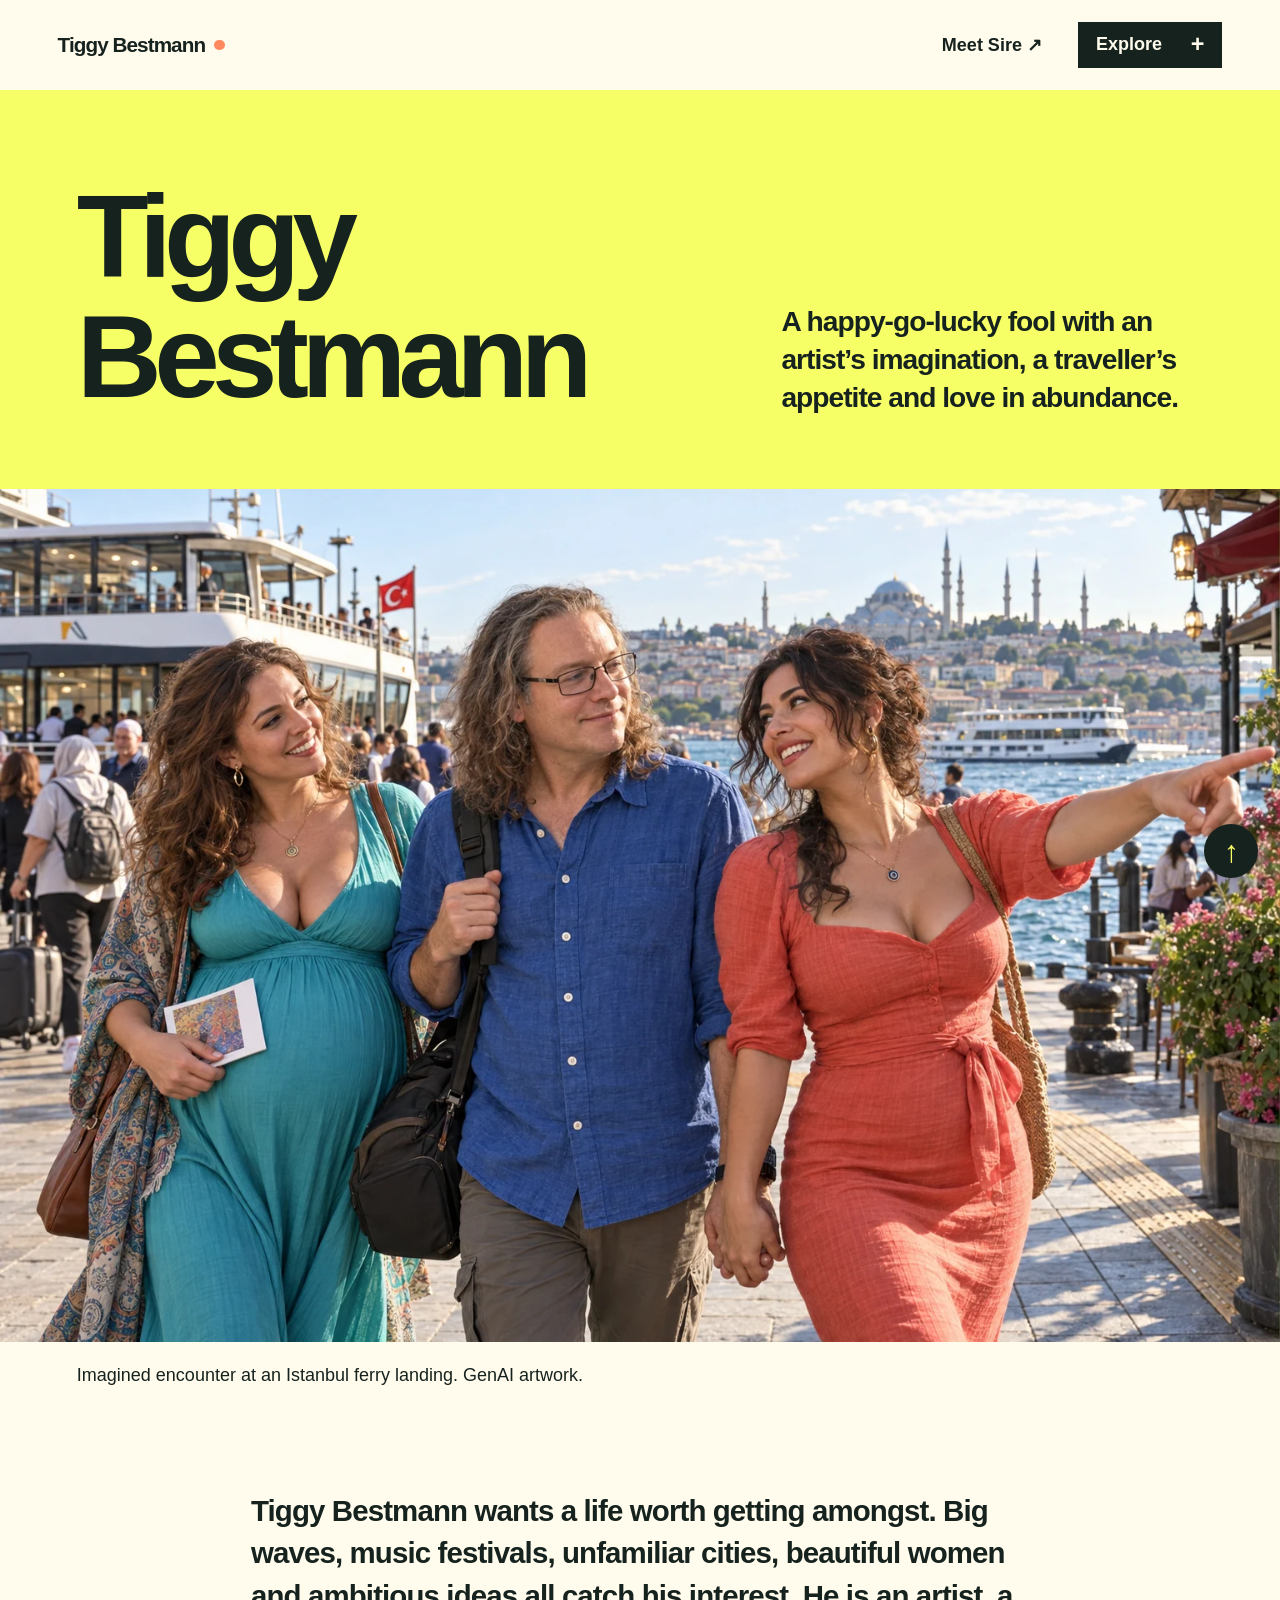
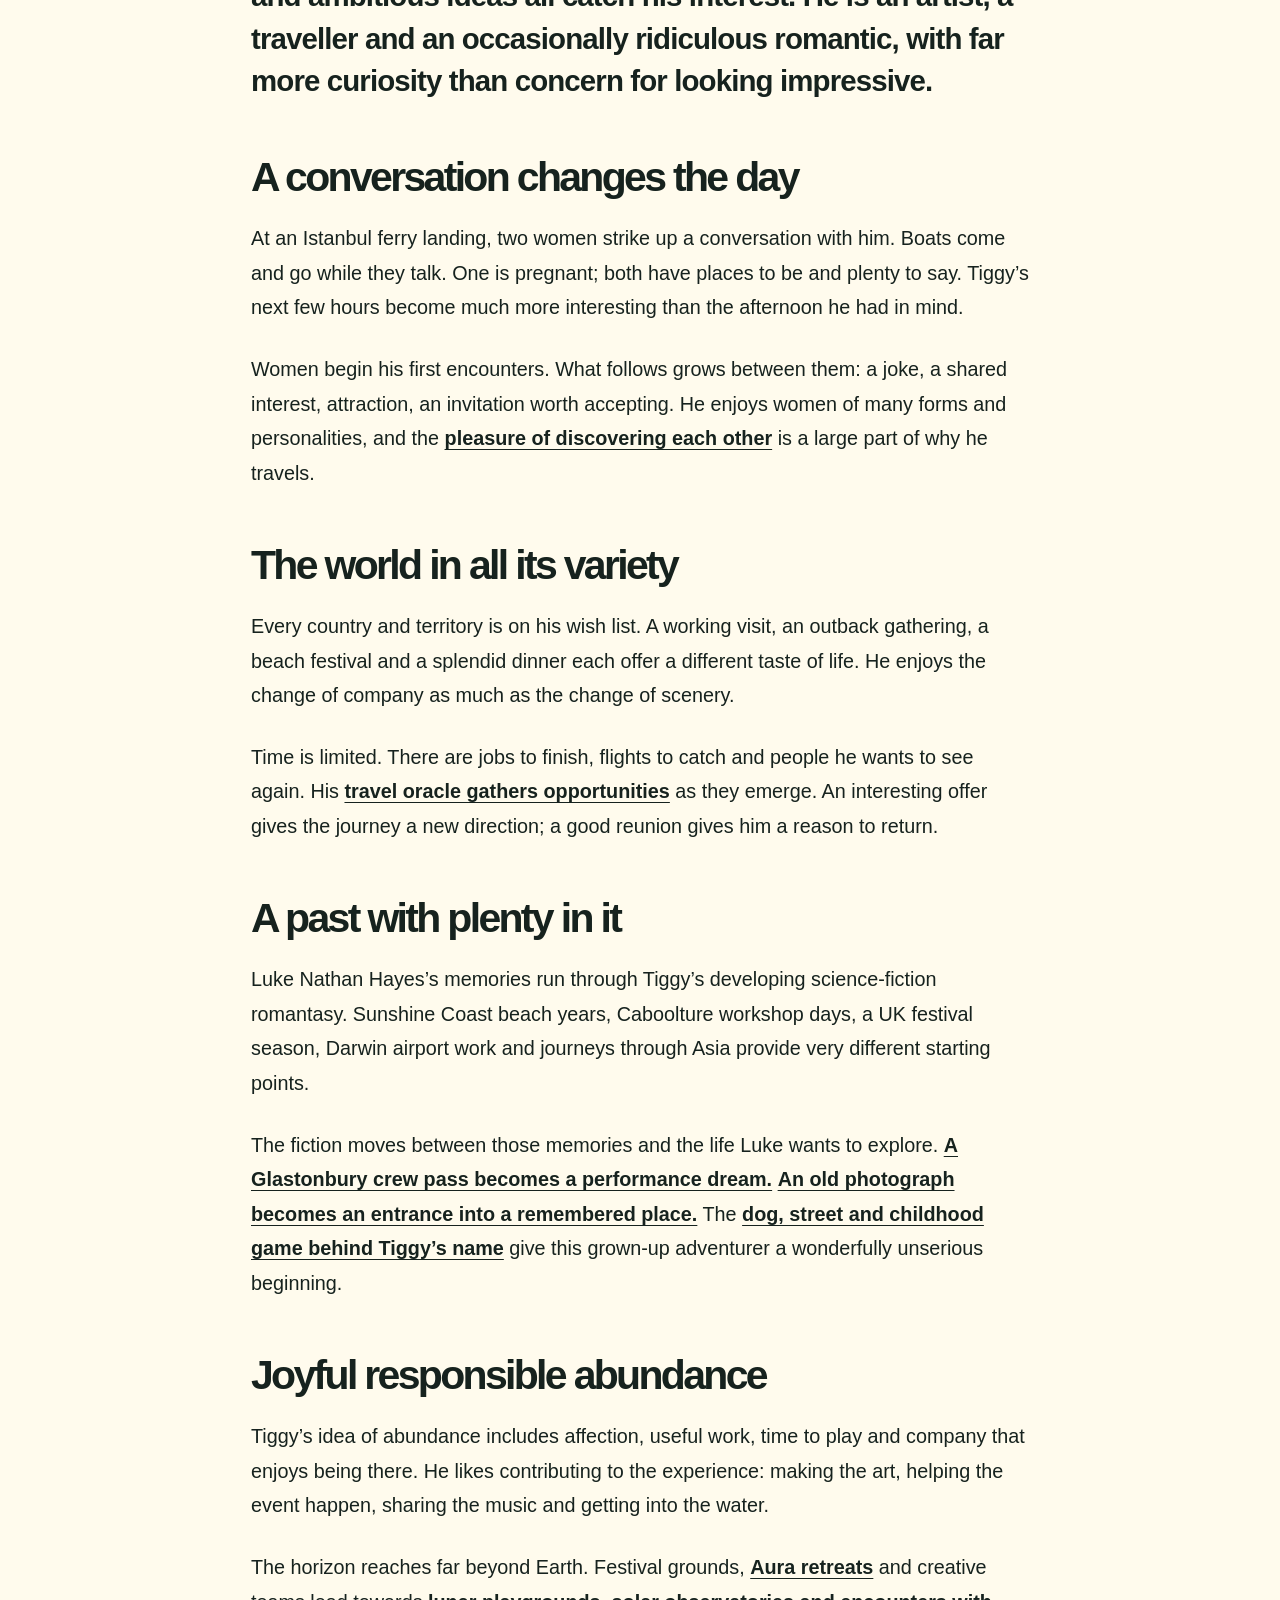
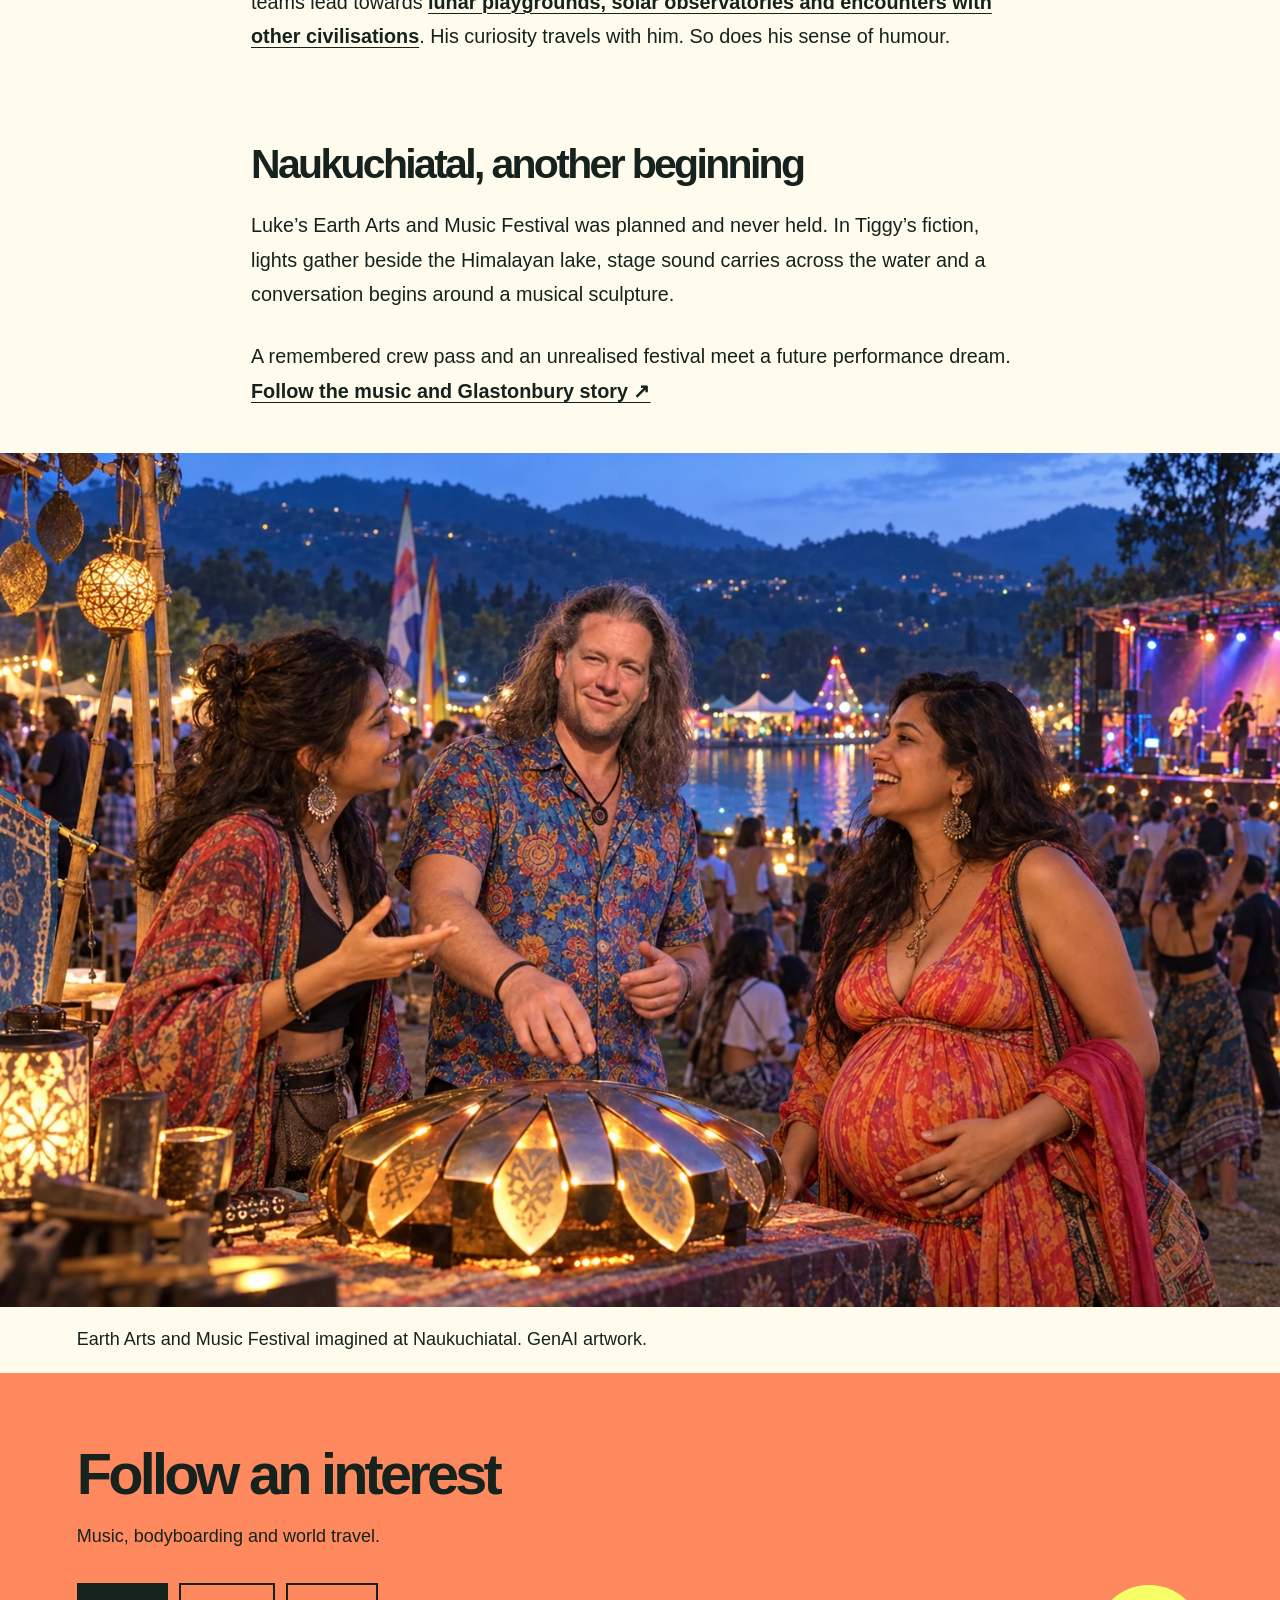
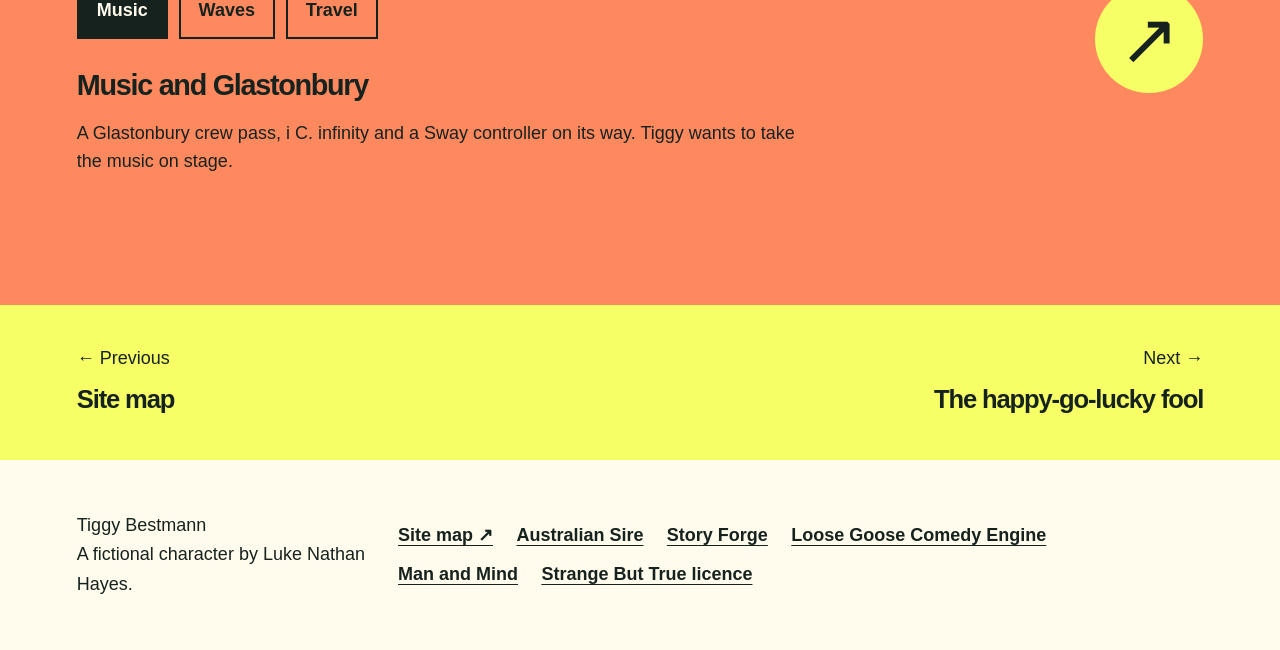
<file: index.html>
<!doctype html>
<html lang="en-AU"><head><meta charset="utf-8"><meta name="viewport" content="width=device-width,initial-scale=1"><meta name="description" content="A happy-go-lucky fool with an artist’s imagination, a traveller’s appetite and love in abundance."><meta name="theme-color" content="#f7ff67"><title>Tiggy Bestmann | Artist, fool and student of life</title><link rel="icon" href="assets/favicon.ico"><link rel="apple-touch-icon" href="assets/icon-180.png"><link rel="stylesheet" href="assets/site.css?v=20261001-full-character-3"><script defer src="assets/site.js?v=20261001-full-character-3"></script></head>
<body id="top" class="theme-lemon home"><a class="skip" href="#main">Skip to content</a>
<header class="site-header"><a class="brand" href="index.html">Tiggy Bestmann<span class="brand-dot" aria-hidden="true"></span></a><div class="header-actions"><a class="partner-short" href="https://auraofintelligence.github.io/australiansire/">Meet Sire ↗</a><button class="menu-button" type="button" aria-expanded="false" aria-controls="chapter-menu">Explore <span aria-hidden="true">+</span></button></div><nav id="chapter-menu" aria-label="Chapters" hidden><a href="index.html" aria-current="page">Tiggy Bestmann</a><a href="fool.html">The happy-go-lucky fool</a><a href="company.html">Love, desire and company</a><a href="out-about.html">World travel</a><a href="water.html">Bodyboarding</a><a href="art.html">Art, memory and Aura</a><a href="music.html">Music and Glastonbury</a><a href="retreats.html">Aura retreats</a><a href="possibilities.html">Beyond Earth</a><a href="sitemap.html">Site map</a></nav></header>
<main id="main"><section class="opening"><h1>Tiggy Bestmann</h1><p>A happy-go-lucky fool with an artist’s imagination, a traveller’s appetite and love in abundance.</p></section><figure class="hero"><img src="assets/opening-world.webp" alt="Two adult women, one visibly pregnant, welcome the long-haired Tiggy at an Istanbul ferry landing and draw him into a lively conversation." width="1536" height="1024" fetchpriority="high"><figcaption>Imagined encounter at an Istanbul ferry landing. GenAI artwork.</figcaption></figure>
<article class="prose" aria-label="Tiggy Bestmann">
<p class="lead">Tiggy Bestmann wants a life worth getting amongst. Big waves, music festivals, unfamiliar cities, beautiful women and ambitious ideas all catch his interest. He is an artist, a traveller and an occasionally ridiculous romantic, with far more curiosity than concern for looking impressive.</p>
<h2>A conversation changes the day</h2>
<p>At an Istanbul ferry landing, two women strike up a conversation with him. Boats come and go while they talk. One is pregnant; both have places to be and plenty to say. Tiggy’s next few hours become much more interesting than the afternoon he had in mind.</p>
<p>Women begin his first encounters. What follows grows between them: a joke, a shared interest, attraction, an invitation worth accepting. He enjoys women of many forms and personalities, and the <a href="company.html">pleasure of discovering each other</a> is a large part of why he travels.</p>
<h2>The world in all its variety</h2>
<p>Every country and territory is on his wish list. A working visit, an outback gathering, a beach festival and a splendid dinner each offer a different taste of life. He enjoys the change of company as much as the change of scenery.</p>
<p>Time is limited. There are jobs to finish, flights to catch and people he wants to see again. His <a href="out-about.html">travel oracle gathers opportunities</a> as they emerge. An interesting offer gives the journey a new direction; a good reunion gives him a reason to return.</p>
<h2>A past with plenty in it</h2>
<p>Luke Nathan Hayes’s memories run through Tiggy’s developing science-fiction romantasy. Sunshine Coast beach years, Caboolture workshop days, a UK festival season, Darwin airport work and journeys through Asia provide very different starting points.</p>
<p>The fiction moves between those memories and the life Luke wants to explore. <a href="music.html">A Glastonbury crew pass becomes a performance dream.</a> <a href="art.html">An old photograph becomes an entrance into a remembered place.</a> The <a href="fool.html">dog, street and childhood game behind Tiggy’s name</a> give this grown-up adventurer a wonderfully unserious beginning.</p>
<h2>Joyful responsible abundance</h2>
<p>Tiggy’s idea of abundance includes affection, useful work, time to play and company that enjoys being there. He likes contributing to the experience: making the art, helping the event happen, sharing the music and getting into the water.</p>
<p>The horizon reaches far beyond Earth. Festival grounds, <a href="retreats.html">Aura retreats</a> and creative teams lead towards <a href="possibilities.html">lunar playgrounds, solar observatories and encounters with other civilisations</a>. His curiosity travels with him. So does his sense of humour.</p></article><section class="chapter-feature" aria-labelledby="festival-title"><div class="feature-copy"><h2 id="festival-title">Naukuchiatal, another beginning</h2><p>Luke’s Earth Arts and Music Festival was planned and never held. In Tiggy’s fiction, lights gather beside the Himalayan lake, stage sound carries across the water and a conversation begins around a musical sculpture.</p><p>A remembered crew pass and an unrealised festival meet a future performance dream. <a href="music.html">Follow the music and Glastonbury story ↗</a></p></div><figure class="hero"><img src="assets/naukuchiatal-festival.webp" alt="Long-haired Tiggy and two adult Indian women, one visibly pregnant, laugh around an illuminated musical sculpture at an imagined lakeside arts festival in Naukuchiatal, with green hills, a stage and a lively crowd behind them." width="1536" height="1024" loading="lazy"><figcaption>Earth Arts and Music Festival imagined at Naukuchiatal. GenAI artwork.</figcaption></figure></section><section class="play-panel" aria-labelledby="play-title"><div><h2 id="play-title">Follow an interest</h2><p>Music, bodyboarding and world travel.</p><div class="mood-buttons" role="group" aria-label="Choose an interest"><button type="button" data-mood="make" aria-pressed="true">Music</button><button type="button" data-mood="wander" aria-pressed="false">Waves</button><button type="button" data-mood="company" aria-pressed="false">Travel</button></div><div class="play-result" aria-live="polite" aria-atomic="true"><h3>Music and Glastonbury</h3><p>A Glastonbury crew pass, i C. infinity and a Sway controller on its way. Tiggy wants to take the music on stage.</p></div></div><a class="round-link" href="music.html" aria-label="Music and Glastonbury">↗</a></section>
</main>
<nav class="page-turn" aria-label="Previous and next pages"><a rel="prev" href="sitemap.html"><span>← Previous</span><strong>Site map</strong></a><a rel="next" href="fool.html"><span>Next →</span><strong>The happy-go-lucky fool</strong></a></nav>
<footer><p>Tiggy Bestmann<br>A fictional character by Luke Nathan Hayes.</p><nav class="footer-links" aria-label="Related sites and licence"><a href="sitemap.html">Site map ↗</a><a href="https://auraofintelligence.github.io/australiansire/">Australian Sire</a><a href="https://auraofintelligence.github.io/australian-sire-story-forge/">Story Forge</a><a href="https://auraofintelligence.github.io/loose-goose-comedy-engine/">Loose Goose Comedy Engine</a><a href="https://auraofintelligence.github.io/luke-nathan-hayes-man-and-mind/">Man and Mind</a><a href="https://github.com/auraofintelligence/tiggy-bestmann/blob/main/LICENCE.md">Strange But True licence</a></nav></footer><a class="to-top" href="#top" aria-label="Back to top">↑</a></body></html>
</file>
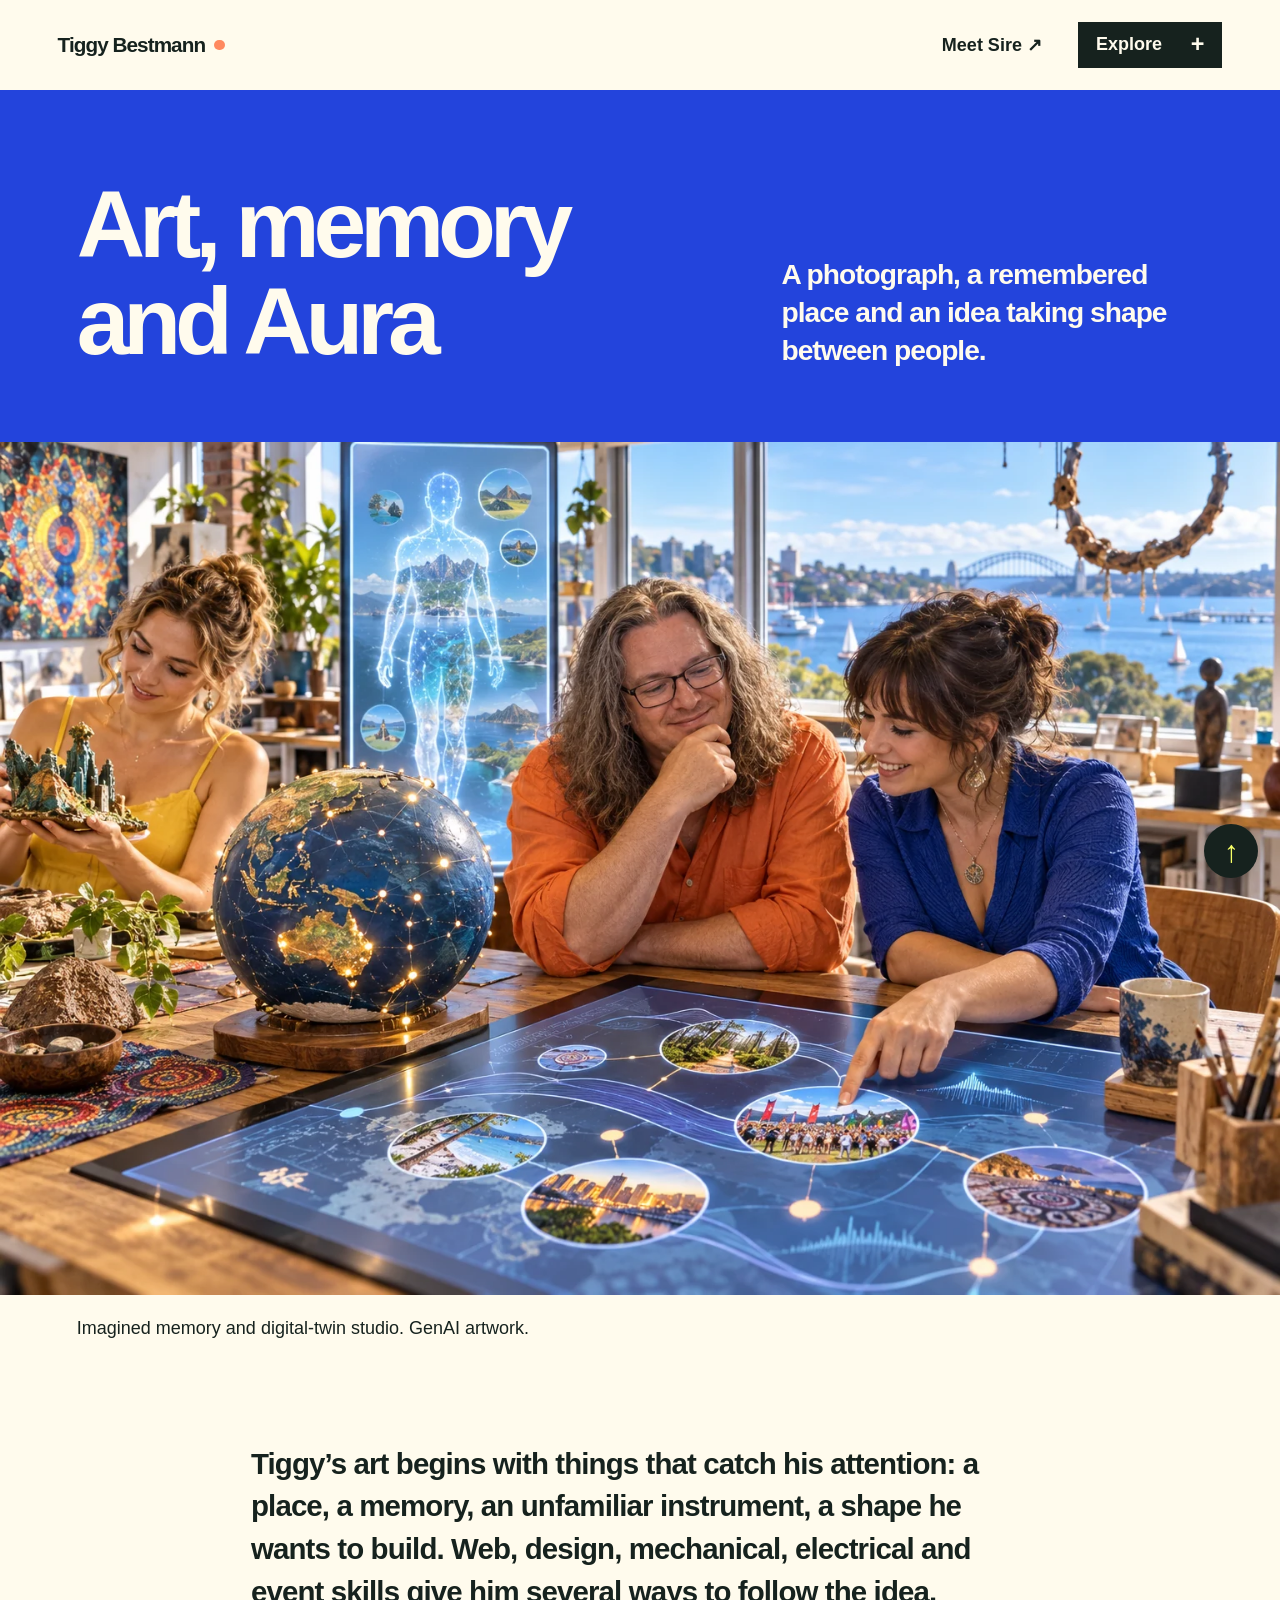
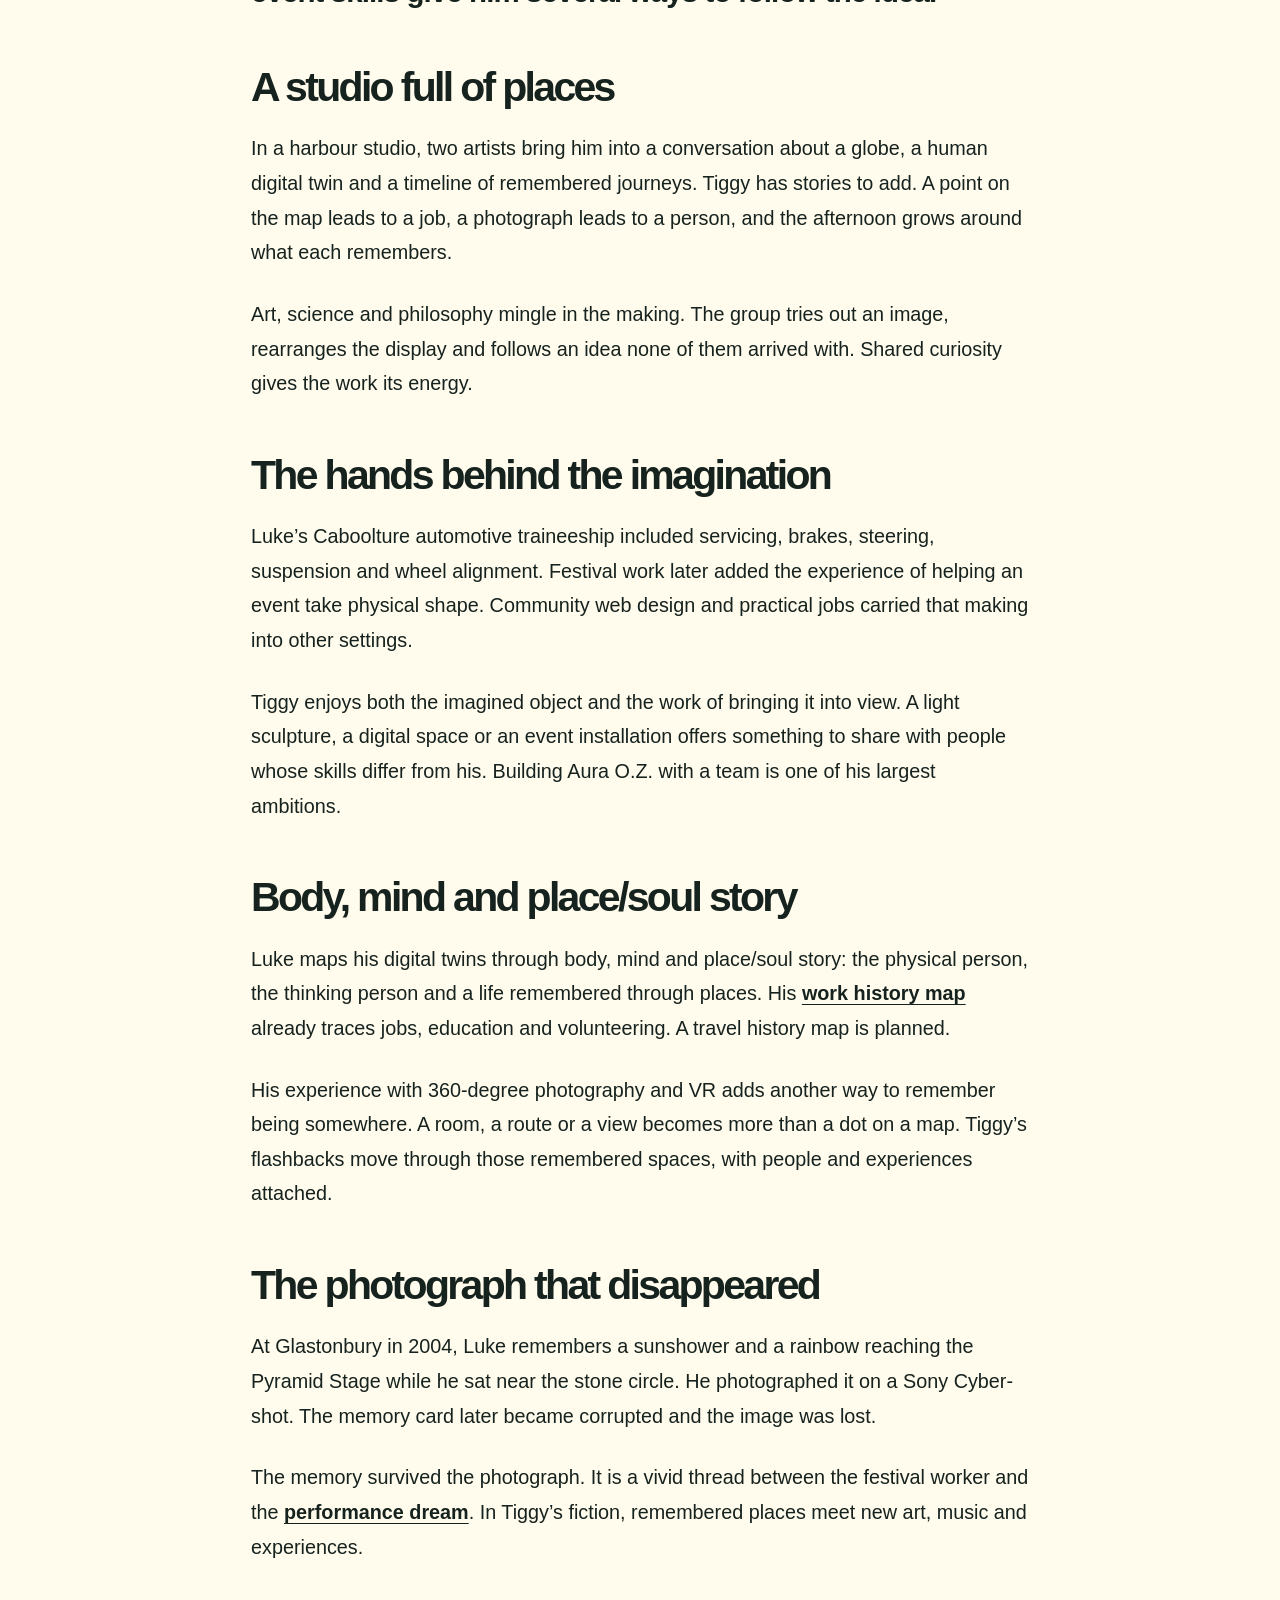
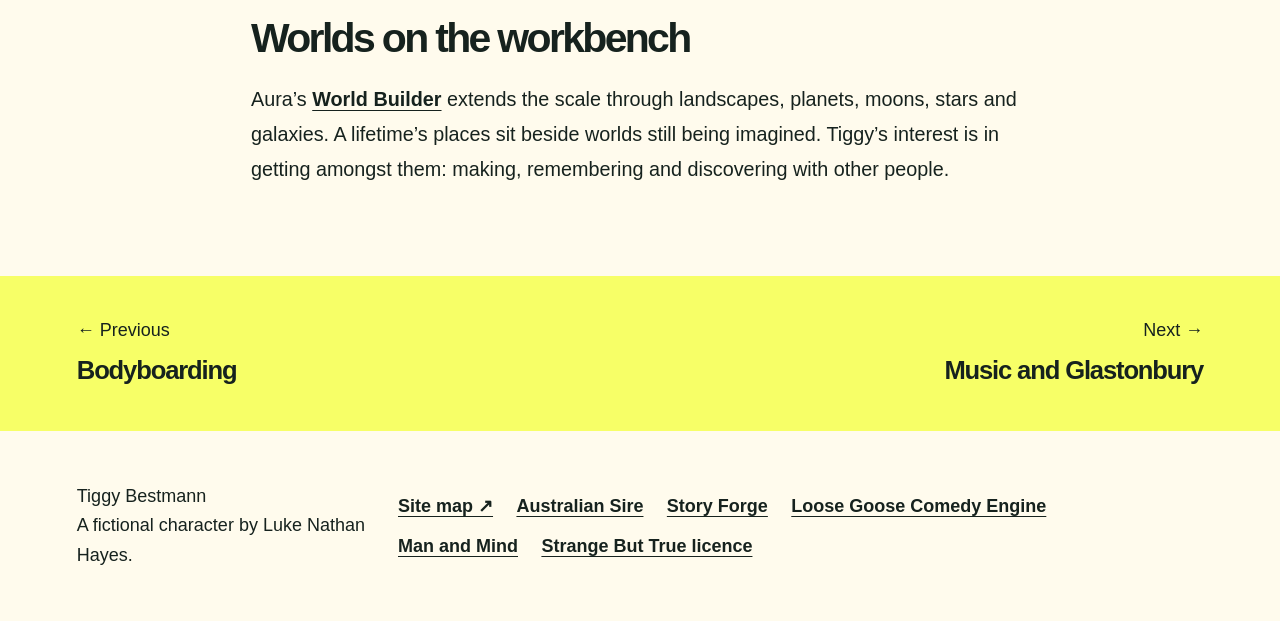
<file: art.html>
<!doctype html>
<html lang="en-AU"><head><meta charset="utf-8"><meta name="viewport" content="width=device-width,initial-scale=1"><meta name="description" content="A photograph, a remembered place and an idea taking shape between people."><meta name="theme-color" content="#f7ff67"><title>Art, memory and Aura | Tiggy Bestmann</title><link rel="icon" href="assets/favicon.ico"><link rel="apple-touch-icon" href="assets/icon-180.png"><link rel="stylesheet" href="assets/site.css?v=20261001-full-character-3"><script defer src="assets/site.js?v=20261001-full-character-3"></script></head>
<body id="top" class="theme-blue "><a class="skip" href="#main">Skip to content</a>
<header class="site-header"><a class="brand" href="index.html">Tiggy Bestmann<span class="brand-dot" aria-hidden="true"></span></a><div class="header-actions"><a class="partner-short" href="https://auraofintelligence.github.io/australiansire/">Meet Sire ↗</a><button class="menu-button" type="button" aria-expanded="false" aria-controls="chapter-menu">Explore <span aria-hidden="true">+</span></button></div><nav id="chapter-menu" aria-label="Chapters" hidden><a href="index.html">Tiggy Bestmann</a><a href="fool.html">The happy-go-lucky fool</a><a href="company.html">Love, desire and company</a><a href="out-about.html">World travel</a><a href="water.html">Bodyboarding</a><a href="art.html" aria-current="page">Art, memory and Aura</a><a href="music.html">Music and Glastonbury</a><a href="retreats.html">Aura retreats</a><a href="possibilities.html">Beyond Earth</a><a href="sitemap.html">Site map</a></nav></header>
<main id="main"><section class="opening"><h1>Art, memory and Aura</h1><p>A photograph, a remembered place and an idea taking shape between people.</p></section><figure class="hero"><img src="assets/memory-atlas-v2.webp" alt="Tiggy and two adult artists explore a place-and-memory timeline beside a globe and human digital twin in a bright harbour studio." width="1536" height="1024" fetchpriority="high"><figcaption>Imagined memory and digital-twin studio. GenAI artwork.</figcaption></figure>
<article class="prose" aria-label="Art, memory and Aura">
<p class="lead">Tiggy’s art begins with things that catch his attention: a place, a memory, an unfamiliar instrument, a shape he wants to build. Web, design, mechanical, electrical and event skills give him several ways to follow the idea.</p>
<h2>A studio full of places</h2>
<p>In a harbour studio, two artists bring him into a conversation about a globe, a human digital twin and a timeline of remembered journeys. Tiggy has stories to add. A point on the map leads to a job, a photograph leads to a person, and the afternoon grows around what each remembers.</p>
<p>Art, science and philosophy mingle in the making. The group tries out an image, rearranges the display and follows an idea none of them arrived with. Shared curiosity gives the work its energy.</p>
<h2>The hands behind the imagination</h2>
<p>Luke’s Caboolture automotive traineeship included servicing, brakes, steering, suspension and wheel alignment. Festival work later added the experience of helping an event take physical shape. Community web design and practical jobs carried that making into other settings.</p>
<p>Tiggy enjoys both the imagined object and the work of bringing it into view. A light sculpture, a digital space or an event installation offers something to share with people whose skills differ from his. Building Aura O.Z. with a team is one of his largest ambitions.</p>
<h2 id="remembering">Body, mind and place/soul story</h2>
<p>Luke maps his digital twins through body, mind and place/soul story: the physical person, the thinking person and a life remembered through places. His <a href="https://auraofintelligence.github.io/Lukes-world-of-work-experience/">work history map</a> already traces jobs, education and volunteering. A travel history map is planned.</p>
<p>His experience with 360-degree photography and VR adds another way to remember being somewhere. A room, a route or a view becomes more than a dot on a map. Tiggy’s flashbacks move through those remembered spaces, with people and experiences attached.</p>
<h2>The photograph that disappeared</h2>
<p>At Glastonbury in 2004, Luke remembers a sunshower and a rainbow reaching the Pyramid Stage while he sat near the stone circle. He photographed it on a Sony Cyber-shot. The memory card later became corrupted and the image was lost.</p>
<p>The memory survived the photograph. It is a vivid thread between the festival worker and the <a href="music.html">performance dream</a>. In Tiggy’s fiction, remembered places meet new art, music and experiences.</p>
<h2>Worlds on the workbench</h2>
<p>Aura’s <a href="https://auraofintelligence.github.io/world-builder.html">World Builder</a> extends the scale through landscapes, planets, moons, stars and galaxies. A lifetime’s places sit beside worlds still being imagined. Tiggy’s interest is in getting amongst them: making, remembering and discovering with other people.</p></article>
</main>
<nav class="page-turn" aria-label="Previous and next pages"><a rel="prev" href="water.html"><span>← Previous</span><strong>Bodyboarding</strong></a><a rel="next" href="music.html"><span>Next →</span><strong>Music and Glastonbury</strong></a></nav>
<footer><p>Tiggy Bestmann<br>A fictional character by Luke Nathan Hayes.</p><nav class="footer-links" aria-label="Related sites and licence"><a href="sitemap.html">Site map ↗</a><a href="https://auraofintelligence.github.io/australiansire/">Australian Sire</a><a href="https://auraofintelligence.github.io/australian-sire-story-forge/">Story Forge</a><a href="https://auraofintelligence.github.io/loose-goose-comedy-engine/">Loose Goose Comedy Engine</a><a href="https://auraofintelligence.github.io/luke-nathan-hayes-man-and-mind/">Man and Mind</a><a href="https://github.com/auraofintelligence/tiggy-bestmann/blob/main/LICENCE.md">Strange But True licence</a></nav></footer><a class="to-top" href="#top" aria-label="Back to top">↑</a></body></html>
</file>
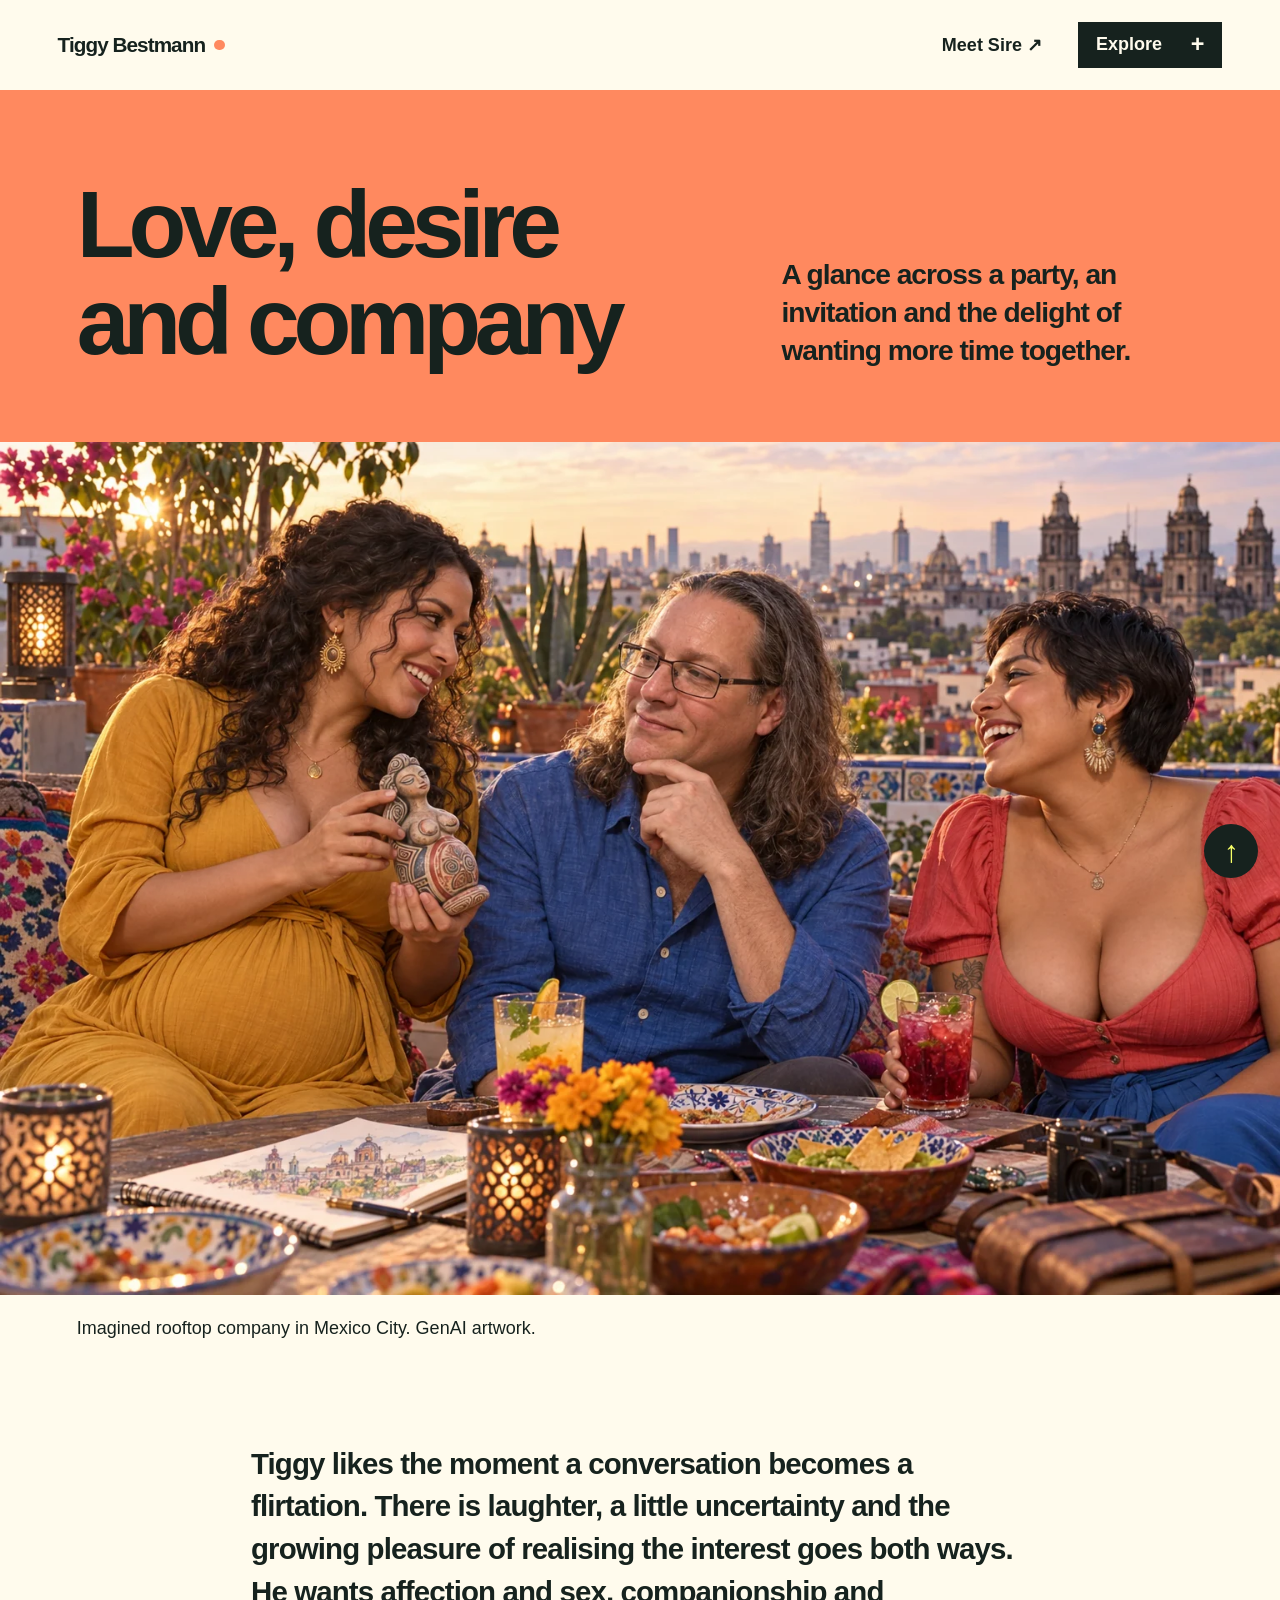
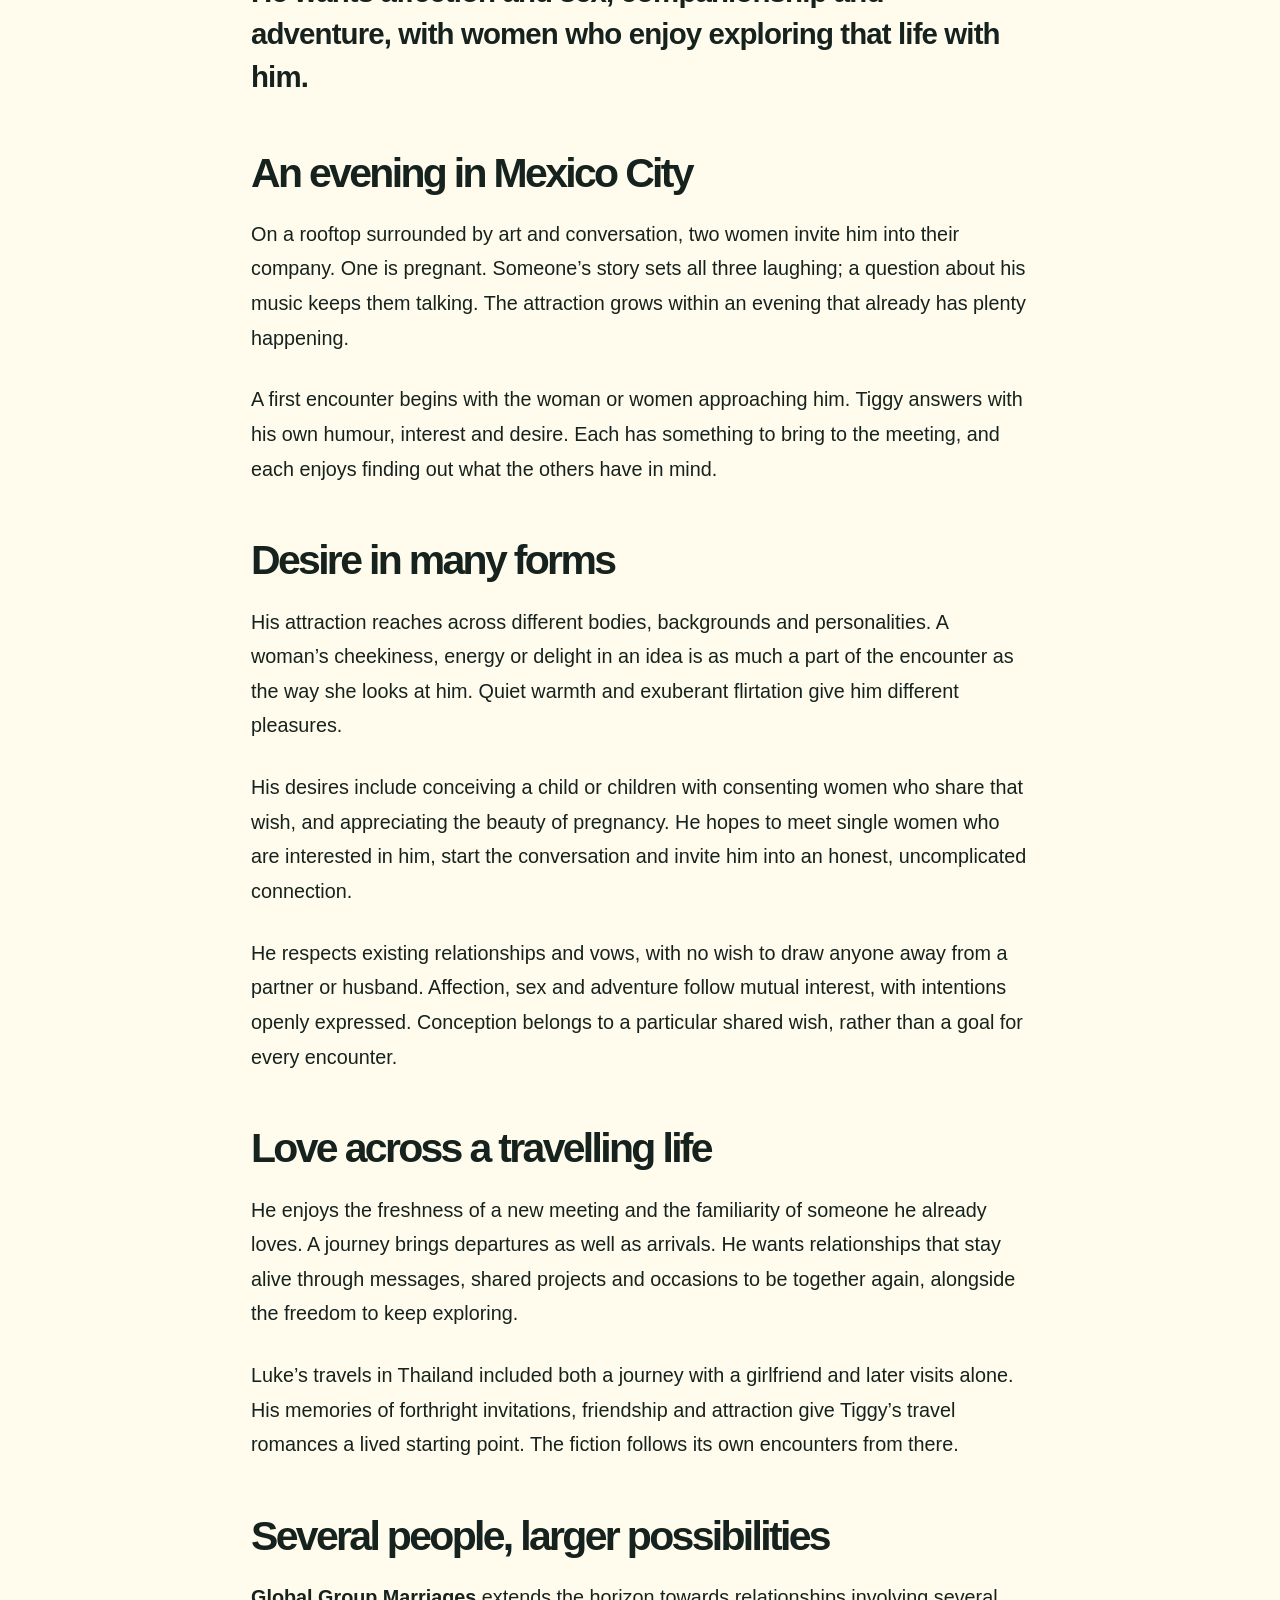
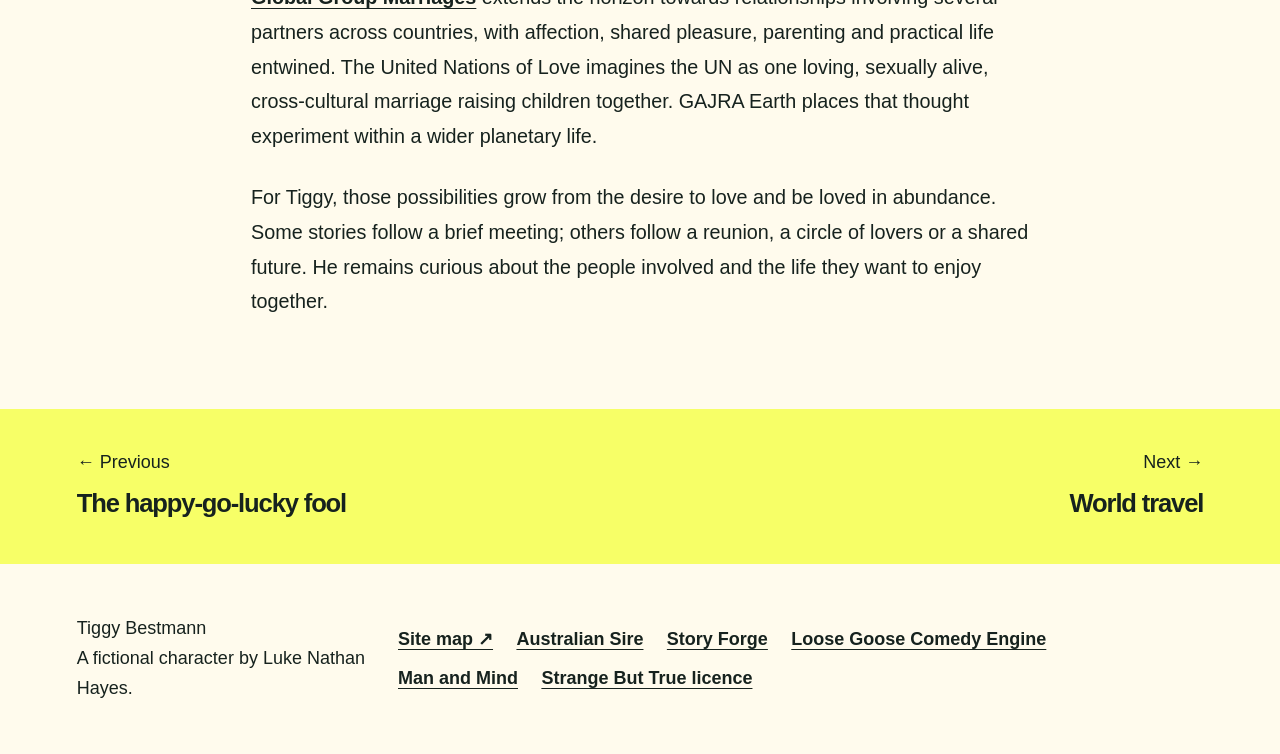
<file: company.html>
<!doctype html>
<html lang="en-AU"><head><meta charset="utf-8"><meta name="viewport" content="width=device-width,initial-scale=1"><meta name="description" content="A glance across a party, an invitation and the delight of wanting more time together."><meta name="theme-color" content="#f7ff67"><title>Love, desire and company | Tiggy Bestmann</title><link rel="icon" href="assets/favicon.ico"><link rel="apple-touch-icon" href="assets/icon-180.png"><link rel="stylesheet" href="assets/site.css?v=20261001-full-character-3"><script defer src="assets/site.js?v=20261001-full-character-3"></script></head>
<body id="top" class="theme-orange "><a class="skip" href="#main">Skip to content</a>
<header class="site-header"><a class="brand" href="index.html">Tiggy Bestmann<span class="brand-dot" aria-hidden="true"></span></a><div class="header-actions"><a class="partner-short" href="https://auraofintelligence.github.io/australiansire/">Meet Sire ↗</a><button class="menu-button" type="button" aria-expanded="false" aria-controls="chapter-menu">Explore <span aria-hidden="true">+</span></button></div><nav id="chapter-menu" aria-label="Chapters" hidden><a href="index.html">Tiggy Bestmann</a><a href="fool.html">The happy-go-lucky fool</a><a href="company.html" aria-current="page">Love, desire and company</a><a href="out-about.html">World travel</a><a href="water.html">Bodyboarding</a><a href="art.html">Art, memory and Aura</a><a href="music.html">Music and Glastonbury</a><a href="retreats.html">Aura retreats</a><a href="possibilities.html">Beyond Earth</a><a href="sitemap.html">Site map</a></nav></header>
<main id="main"><section class="opening"><h1>Love, desire and company</h1><p>A glance across a party, an invitation and the delight of wanting more time together.</p></section><figure class="hero"><img src="assets/company-world.webp" alt="Tiggy talks closely with two adult women, one visibly pregnant, at an art-filled rooftop gathering in Mexico City." width="1536" height="1024" fetchpriority="high"><figcaption>Imagined rooftop company in Mexico City. GenAI artwork.</figcaption></figure>
<article class="prose" aria-label="Love, desire and company">
<p class="lead">Tiggy likes the moment a conversation becomes a flirtation. There is laughter, a little uncertainty and the growing pleasure of realising the interest goes both ways. He wants affection and sex, companionship and adventure, with women who enjoy exploring that life with him.</p>
<h2>An evening in Mexico City</h2>
<p>On a rooftop surrounded by art and conversation, two women invite him into their company. One is pregnant. Someone’s story sets all three laughing; a question about his music keeps them talking. The attraction grows within an evening that already has plenty happening.</p>
<p>A first encounter begins with the woman or women approaching him. Tiggy answers with his own humour, interest and desire. Each has something to bring to the meeting, and each enjoys finding out what the others have in mind.</p>
<h2>Desire in many forms</h2>
<p>His attraction reaches across different bodies, backgrounds and personalities. A woman’s cheekiness, energy or delight in an idea is as much a part of the encounter as the way she looks at him. Quiet warmth and exuberant flirtation give him different pleasures.</p>
<p>His desires include conceiving a child or children with consenting women who share that wish, and appreciating the beauty of pregnancy. He hopes to meet single women who are interested in him, start the conversation and invite him into an honest, uncomplicated connection.</p>
<p>He respects existing relationships and vows, with no wish to draw anyone away from a partner or husband. Affection, sex and adventure follow mutual interest, with intentions openly expressed. Conception belongs to a particular shared wish, rather than a goal for every encounter.</p>
<h2>Love across a travelling life</h2>
<p>He enjoys the freshness of a new meeting and the familiarity of someone he already loves. A journey brings departures as well as arrivals. He wants relationships that stay alive through messages, shared projects and occasions to be together again, alongside the freedom to keep exploring.</p>
<p>Luke’s travels in Thailand included both a journey with a girlfriend and later visits alone. His memories of forthright invitations, friendship and attraction give Tiggy’s travel romances a lived starting point. The fiction follows its own encounters from there.</p>
<h2>Several people, larger possibilities</h2>
<p><a href="https://auraofintelligence.github.io/australiansire/group-marriages.html">Global Group Marriages</a> extends the horizon towards relationships involving several partners across countries, with affection, shared pleasure, parenting and practical life entwined. The United Nations of Love imagines the UN as one loving, sexually alive, cross-cultural marriage raising children together. GAJRA Earth places that thought experiment within a wider planetary life.</p>
<p>For Tiggy, those possibilities grow from the desire to love and be loved in abundance. Some stories follow a brief meeting; others follow a reunion, a circle of lovers or a shared future. He remains curious about the people involved and the life they want to enjoy together.</p></article>
</main>
<nav class="page-turn" aria-label="Previous and next pages"><a rel="prev" href="fool.html"><span>← Previous</span><strong>The happy-go-lucky fool</strong></a><a rel="next" href="out-about.html"><span>Next →</span><strong>World travel</strong></a></nav>
<footer><p>Tiggy Bestmann<br>A fictional character by Luke Nathan Hayes.</p><nav class="footer-links" aria-label="Related sites and licence"><a href="sitemap.html">Site map ↗</a><a href="https://auraofintelligence.github.io/australiansire/">Australian Sire</a><a href="https://auraofintelligence.github.io/australian-sire-story-forge/">Story Forge</a><a href="https://auraofintelligence.github.io/loose-goose-comedy-engine/">Loose Goose Comedy Engine</a><a href="https://auraofintelligence.github.io/luke-nathan-hayes-man-and-mind/">Man and Mind</a><a href="https://github.com/auraofintelligence/tiggy-bestmann/blob/main/LICENCE.md">Strange But True licence</a></nav></footer><a class="to-top" href="#top" aria-label="Back to top">↑</a></body></html>
</file>
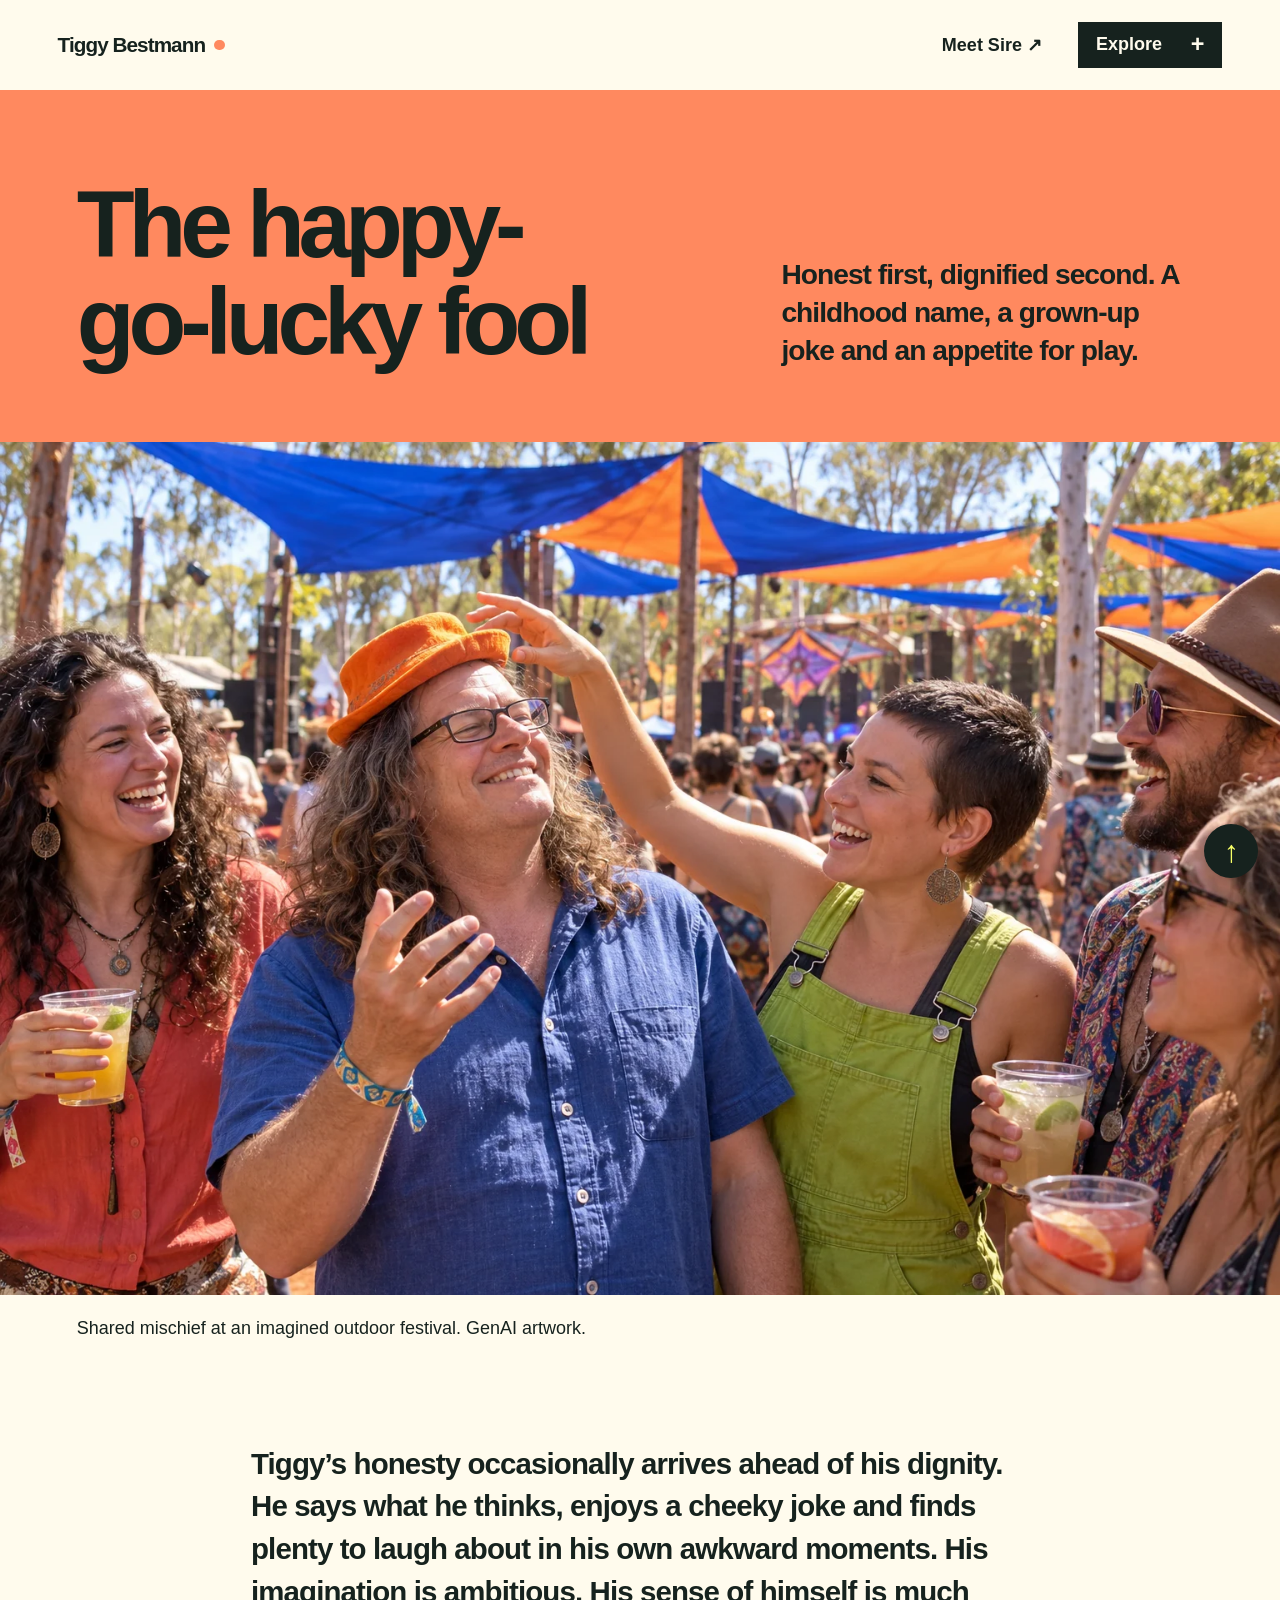
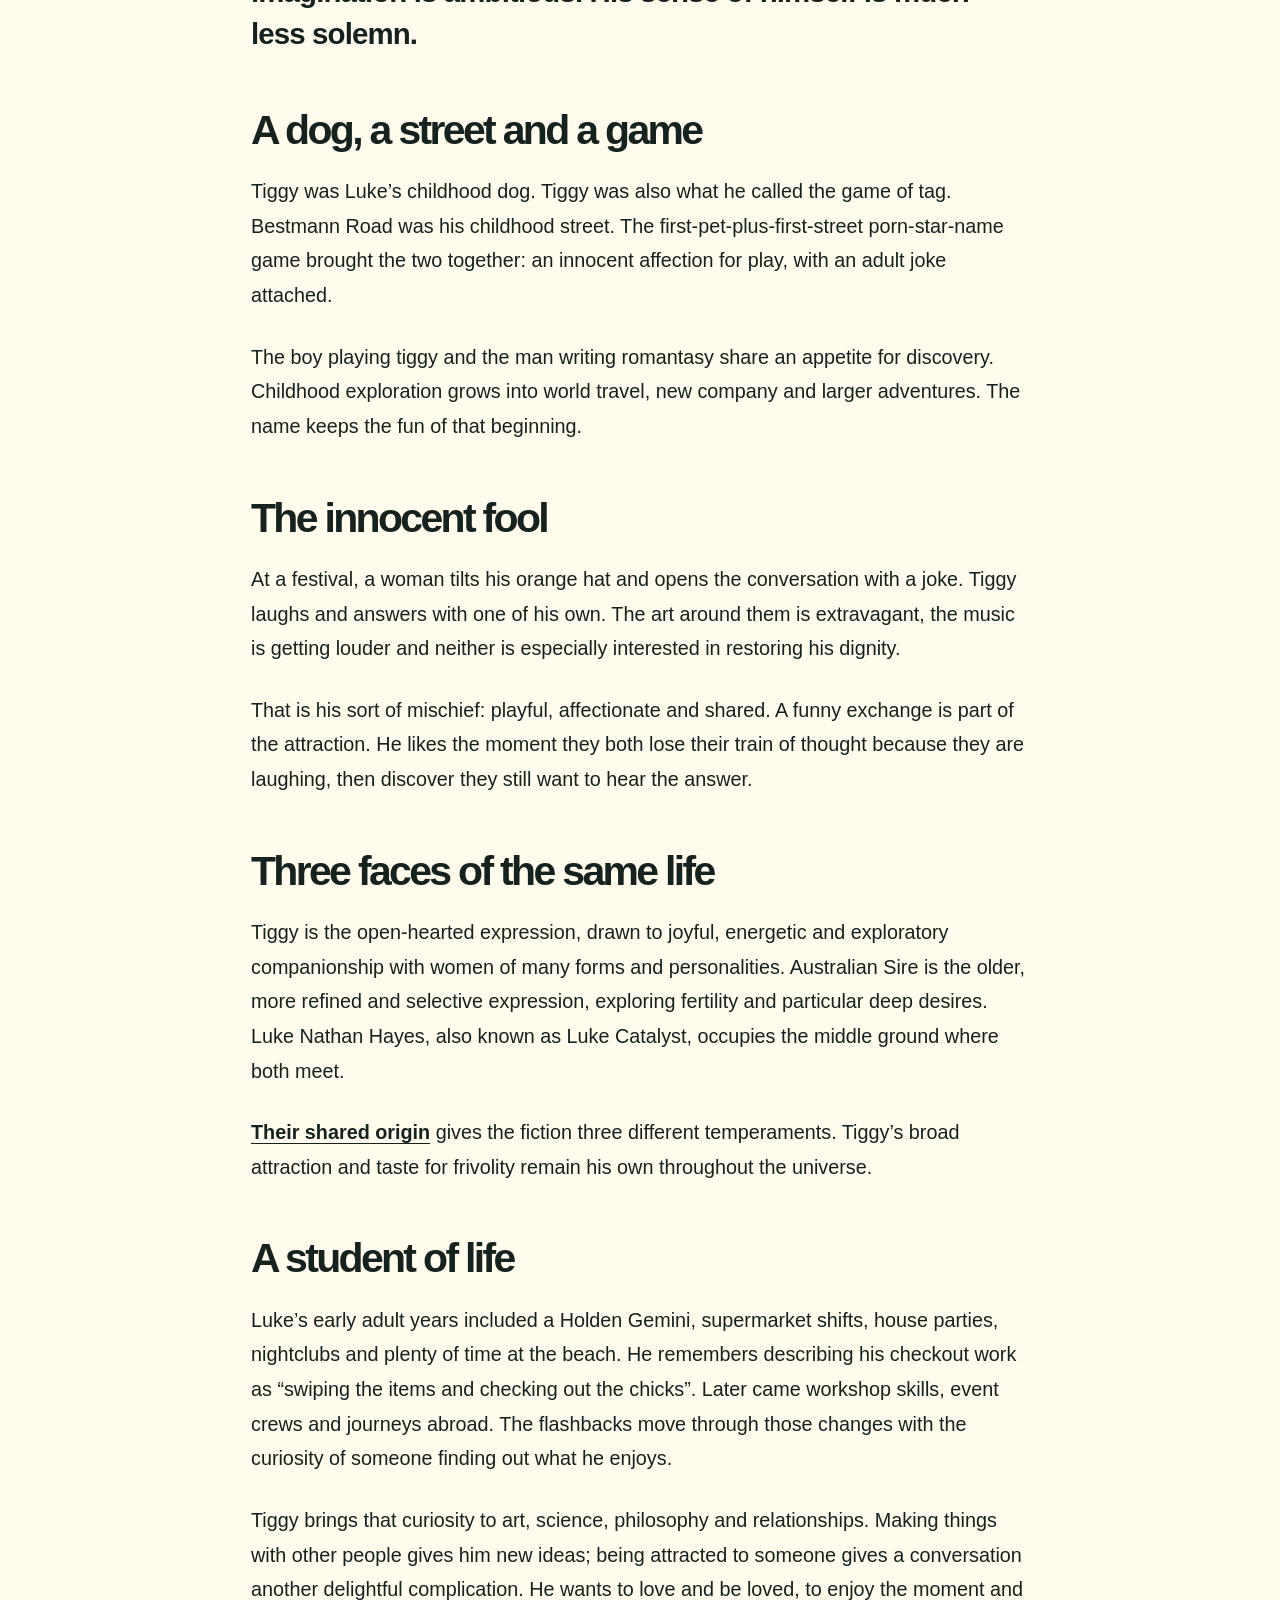
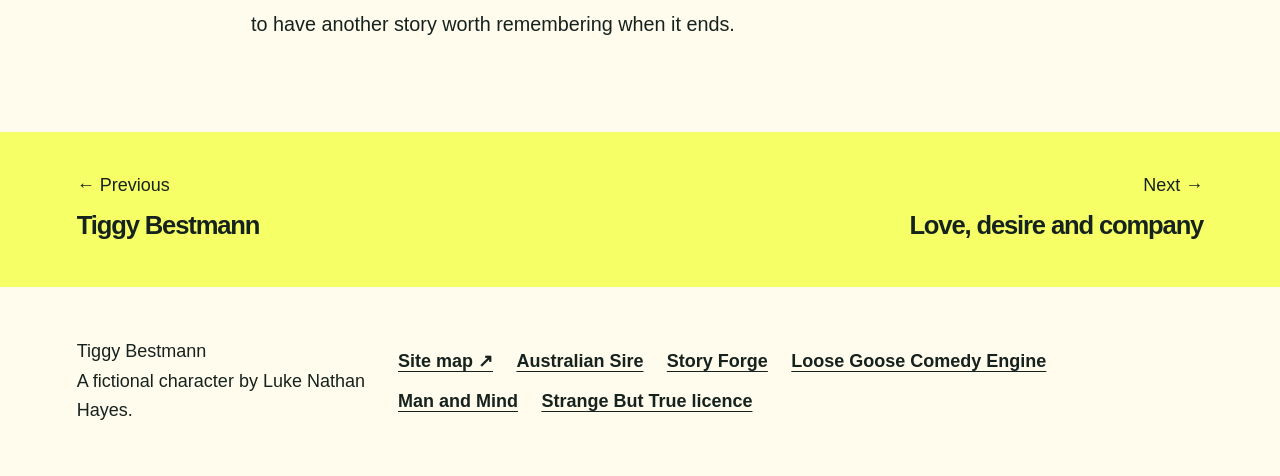
<file: fool.html>
<!doctype html>
<html lang="en-AU"><head><meta charset="utf-8"><meta name="viewport" content="width=device-width,initial-scale=1"><meta name="description" content="Honest first, dignified second. A childhood name, a grown-up joke and an appetite for play."><meta name="theme-color" content="#f7ff67"><title>The happy-go-lucky fool | Tiggy Bestmann</title><link rel="icon" href="assets/favicon.ico"><link rel="apple-touch-icon" href="assets/icon-180.png"><link rel="stylesheet" href="assets/site.css?v=20261001-full-character-3"><script defer src="assets/site.js?v=20261001-full-character-3"></script></head>
<body id="top" class="theme-orange "><a class="skip" href="#main">Skip to content</a>
<header class="site-header"><a class="brand" href="index.html">Tiggy Bestmann<span class="brand-dot" aria-hidden="true"></span></a><div class="header-actions"><a class="partner-short" href="https://auraofintelligence.github.io/australiansire/">Meet Sire ↗</a><button class="menu-button" type="button" aria-expanded="false" aria-controls="chapter-menu">Explore <span aria-hidden="true">+</span></button></div><nav id="chapter-menu" aria-label="Chapters" hidden><a href="index.html">Tiggy Bestmann</a><a href="fool.html" aria-current="page">The happy-go-lucky fool</a><a href="company.html">Love, desire and company</a><a href="out-about.html">World travel</a><a href="water.html">Bodyboarding</a><a href="art.html">Art, memory and Aura</a><a href="music.html">Music and Glastonbury</a><a href="retreats.html">Aura retreats</a><a href="possibilities.html">Beyond Earth</a><a href="sitemap.html">Site map</a></nav></header>
<main id="main"><section class="opening"><h1>The happy-go-lucky fool</h1><p>Honest first, dignified second. A childhood name, a grown-up joke and an appetite for play.</p></section><figure class="hero"><img src="assets/fool-mischief-v2.webp" alt="Long-haired Tiggy laughs with adult friends as a woman playfully tilts his orange hat at an imagined outdoor festival." width="1536" height="1024" fetchpriority="high"><figcaption>Shared mischief at an imagined outdoor festival. GenAI artwork.</figcaption></figure>
<article class="prose" aria-label="The happy-go-lucky fool">
<p class="lead">Tiggy’s honesty occasionally arrives ahead of his dignity. He says what he thinks, enjoys a cheeky joke and finds plenty to laugh about in his own awkward moments. His imagination is ambitious. His sense of himself is much less solemn.</p>
<h2 id="the-name">A dog, a street and a game</h2>
<p>Tiggy was Luke’s childhood dog. Tiggy was also what he called the game of tag. Bestmann Road was his childhood street. The first-pet-plus-first-street porn-star-name game brought the two together: an innocent affection for play, with an adult joke attached.</p>
<p>The boy playing tiggy and the man writing romantasy share an appetite for discovery. Childhood exploration grows into world travel, new company and larger adventures. The name keeps the fun of that beginning.</p>
<h2>The innocent fool</h2>
<p>At a festival, a woman tilts his orange hat and opens the conversation with a joke. Tiggy laughs and answers with one of his own. The art around them is extravagant, the music is getting louder and neither is especially interested in restoring his dignity.</p>
<p>That is his sort of mischief: playful, affectionate and shared. A funny exchange is part of the attraction. He likes the moment they both lose their train of thought because they are laughing, then discover they still want to hear the answer.</p>
<h2>Three faces of the same life</h2>
<p>Tiggy is the open-hearted expression, drawn to joyful, energetic and exploratory companionship with women of many forms and personalities. Australian Sire is the older, more refined and selective expression, exploring fertility and particular deep desires. Luke Nathan Hayes, also known as Luke Catalyst, occupies the middle ground where both meet.</p>
<p><a href="https://auraofintelligence.github.io/australiansire/writer.html#three-personas">Their shared origin</a> gives the fiction three different temperaments. Tiggy’s broad attraction and taste for frivolity remain his own throughout the universe.</p>
<h2>A student of life</h2>
<p>Luke’s early adult years included a Holden Gemini, supermarket shifts, house parties, nightclubs and plenty of time at the beach. He remembers describing his checkout work as “swiping the items and checking out the chicks”. Later came workshop skills, event crews and journeys abroad. The flashbacks move through those changes with the curiosity of someone finding out what he enjoys.</p>
<p>Tiggy brings that curiosity to art, science, philosophy and relationships. Making things with other people gives him new ideas; being attracted to someone gives a conversation another delightful complication. He wants to love and be loved, to enjoy the moment and to have another story worth remembering when it ends.</p></article>
</main>
<nav class="page-turn" aria-label="Previous and next pages"><a rel="prev" href="index.html"><span>← Previous</span><strong>Tiggy Bestmann</strong></a><a rel="next" href="company.html"><span>Next →</span><strong>Love, desire and company</strong></a></nav>
<footer><p>Tiggy Bestmann<br>A fictional character by Luke Nathan Hayes.</p><nav class="footer-links" aria-label="Related sites and licence"><a href="sitemap.html">Site map ↗</a><a href="https://auraofintelligence.github.io/australiansire/">Australian Sire</a><a href="https://auraofintelligence.github.io/australian-sire-story-forge/">Story Forge</a><a href="https://auraofintelligence.github.io/loose-goose-comedy-engine/">Loose Goose Comedy Engine</a><a href="https://auraofintelligence.github.io/luke-nathan-hayes-man-and-mind/">Man and Mind</a><a href="https://github.com/auraofintelligence/tiggy-bestmann/blob/main/LICENCE.md">Strange But True licence</a></nav></footer><a class="to-top" href="#top" aria-label="Back to top">↑</a></body></html>
</file>
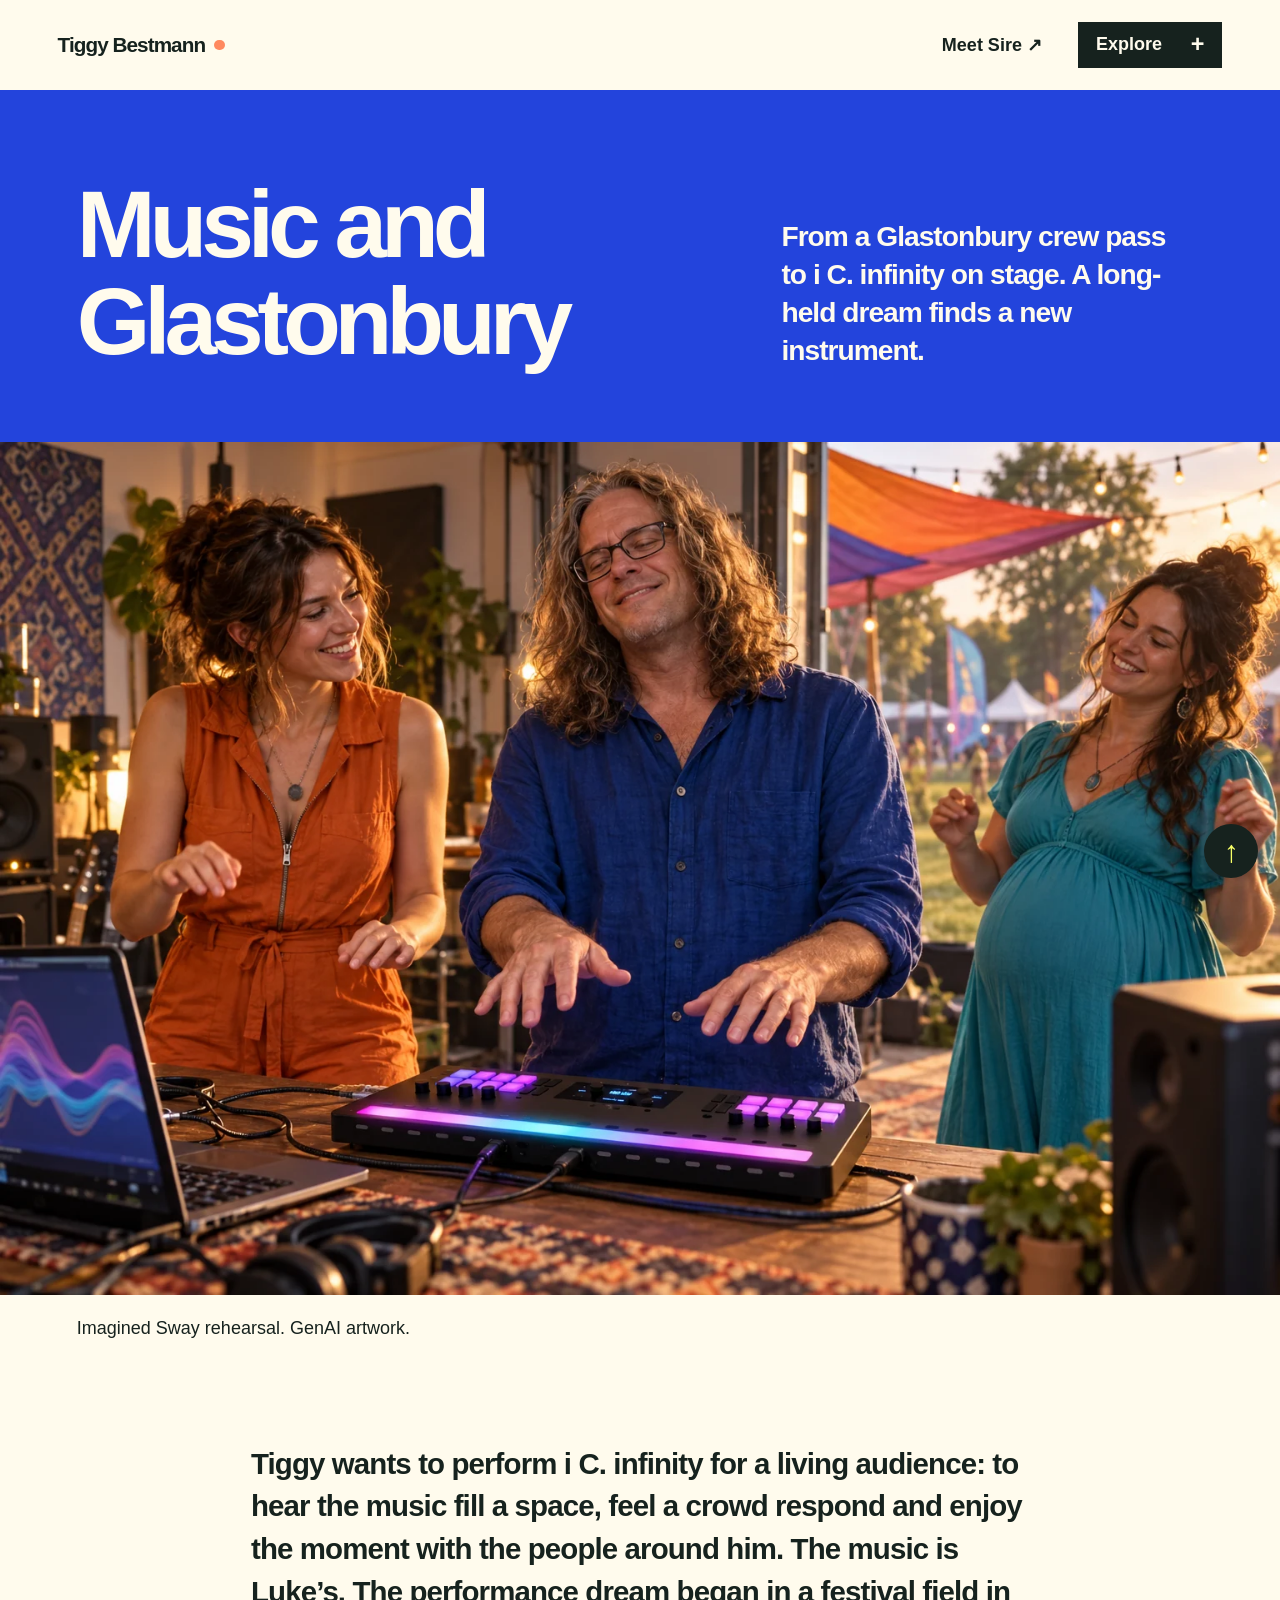
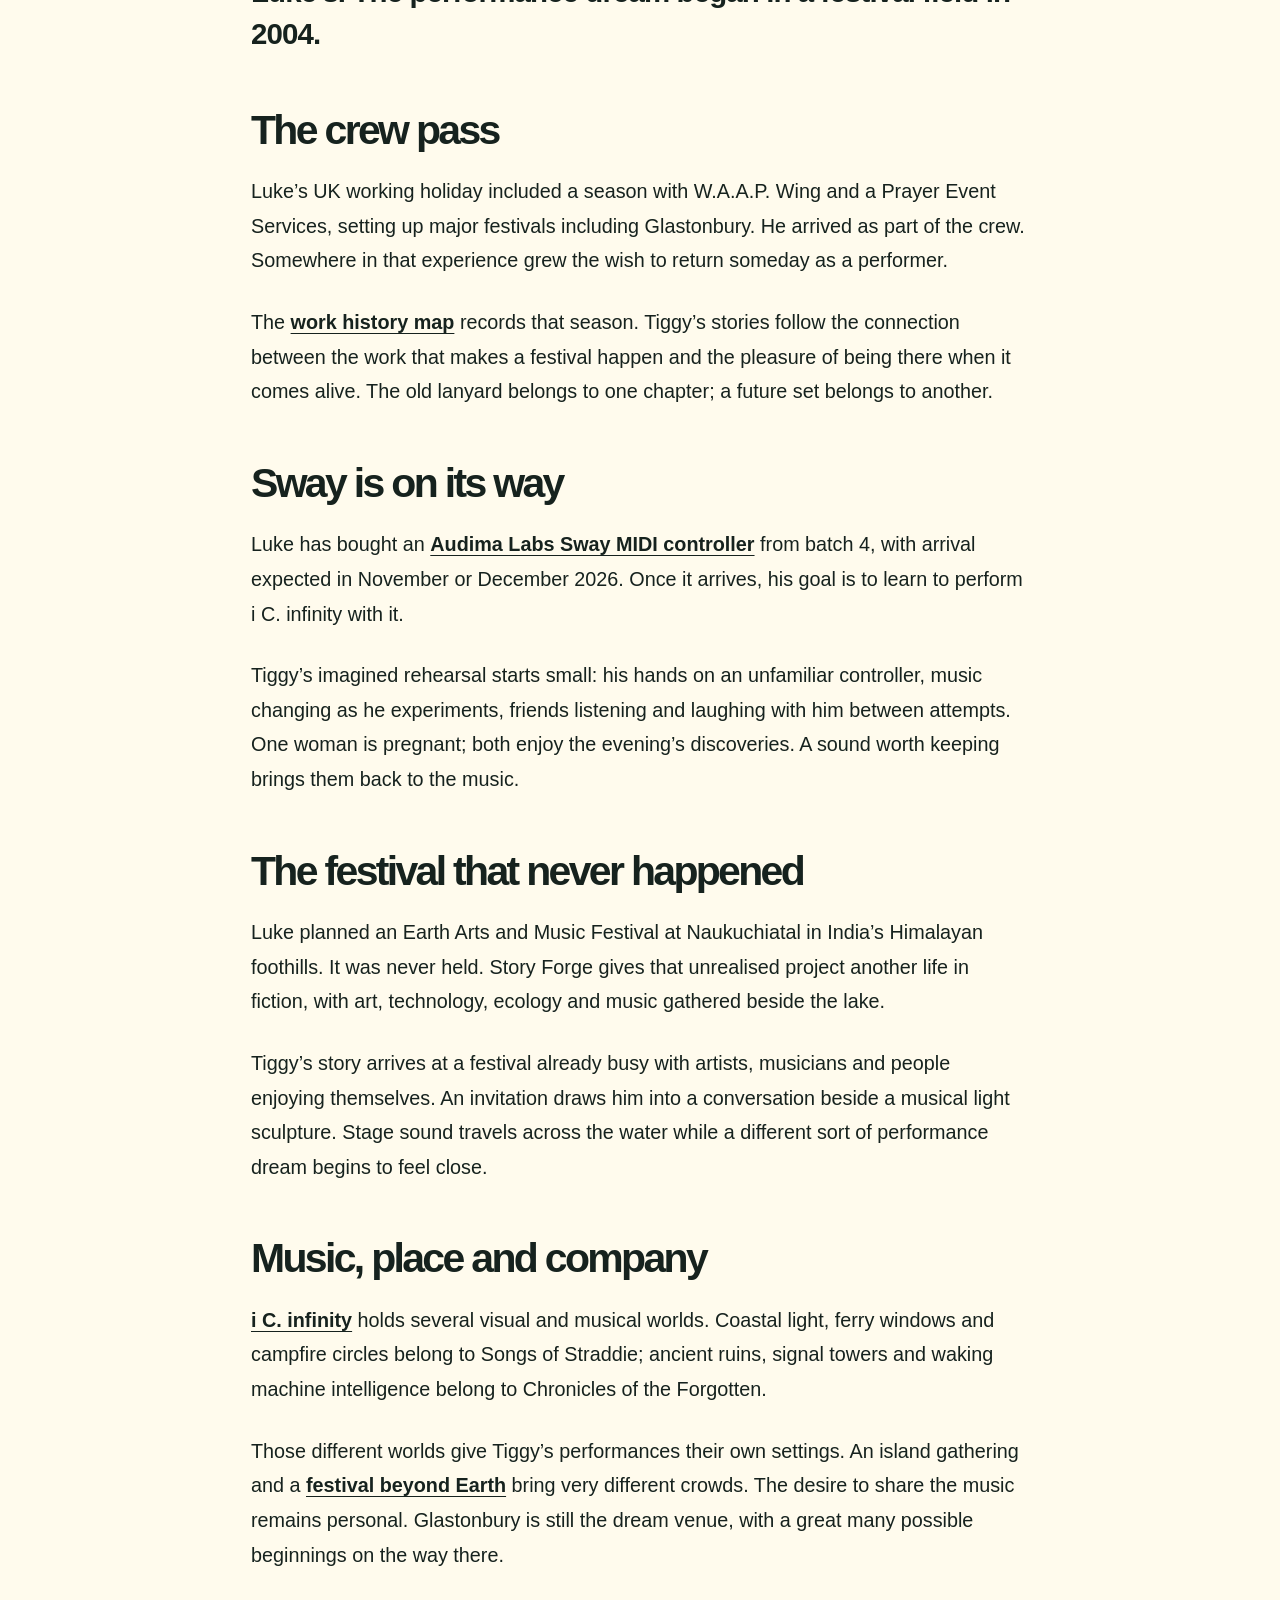
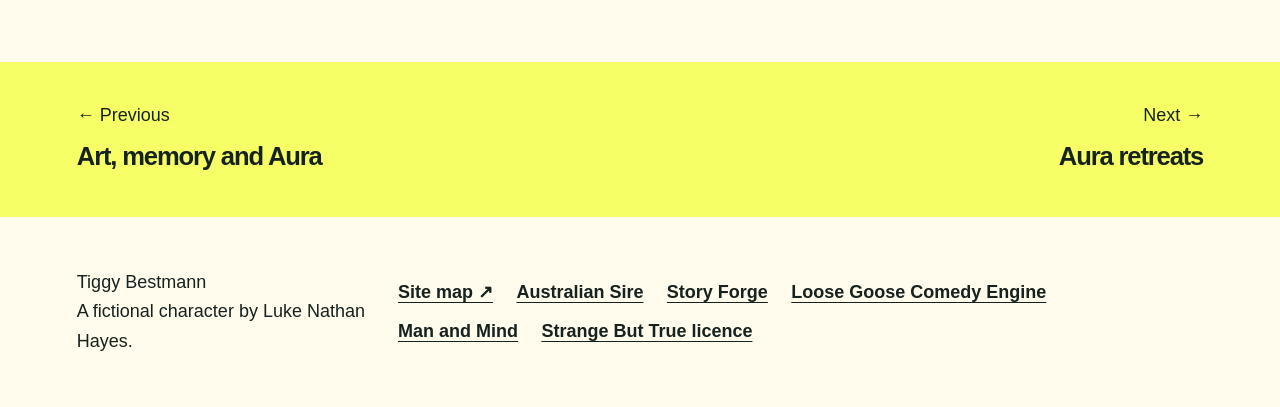
<file: music.html>
<!doctype html>
<html lang="en-AU"><head><meta charset="utf-8"><meta name="viewport" content="width=device-width,initial-scale=1"><meta name="description" content="From a Glastonbury crew pass to i C. infinity on stage. A long-held dream finds a new instrument."><meta name="theme-color" content="#f7ff67"><title>Music and Glastonbury | Tiggy Bestmann</title><link rel="icon" href="assets/favicon.ico"><link rel="apple-touch-icon" href="assets/icon-180.png"><link rel="stylesheet" href="assets/site.css?v=20261001-full-character-3"><script defer src="assets/site.js?v=20261001-full-character-3"></script></head>
<body id="top" class="theme-blue "><a class="skip" href="#main">Skip to content</a>
<header class="site-header"><a class="brand" href="index.html">Tiggy Bestmann<span class="brand-dot" aria-hidden="true"></span></a><div class="header-actions"><a class="partner-short" href="https://auraofintelligence.github.io/australiansire/">Meet Sire ↗</a><button class="menu-button" type="button" aria-expanded="false" aria-controls="chapter-menu">Explore <span aria-hidden="true">+</span></button></div><nav id="chapter-menu" aria-label="Chapters" hidden><a href="index.html">Tiggy Bestmann</a><a href="fool.html">The happy-go-lucky fool</a><a href="company.html">Love, desire and company</a><a href="out-about.html">World travel</a><a href="water.html">Bodyboarding</a><a href="art.html">Art, memory and Aura</a><a href="music.html" aria-current="page">Music and Glastonbury</a><a href="retreats.html">Aura retreats</a><a href="possibilities.html">Beyond Earth</a><a href="sitemap.html">Site map</a></nav></header>
<main id="main"><section class="opening"><h1>Music and Glastonbury</h1><p>From a Glastonbury crew pass to i C. infinity on stage. A long-held dream finds a new instrument.</p></section><figure class="hero"><img src="assets/music-sway-v2.webp" alt="Tiggy experiments with an Audima Sway-inspired MIDI controller while two adult women, one visibly pregnant, enjoy the music in an imagined rehearsal space." width="1536" height="1024" fetchpriority="high"><figcaption>Imagined Sway rehearsal. GenAI artwork.</figcaption></figure>
<article class="prose" aria-label="Music and Glastonbury">
<p class="lead">Tiggy wants to perform i C. infinity for a living audience: to hear the music fill a space, feel a crowd respond and enjoy the moment with the people around him. The music is Luke’s. The performance dream began in a festival field in 2004.</p>
<h2 id="glastonbury">The crew pass</h2>
<p>Luke’s UK working holiday included a season with W.A.A.P. Wing and a Prayer Event Services, setting up major festivals including Glastonbury. He arrived as part of the crew. Somewhere in that experience grew the wish to return someday as a performer.</p>
<p>The <a href="https://auraofintelligence.github.io/Lukes-world-of-work-experience/">work history map</a> records that season. Tiggy’s stories follow the connection between the work that makes a festival happen and the pleasure of being there when it comes alive. The old lanyard belongs to one chapter; a future set belongs to another.</p>
<h2 id="sway">Sway is on its way</h2>
<p>Luke has bought an <a href="https://audima.com.au/op/sway-b4/">Audima Labs Sway MIDI controller</a> from batch 4, with arrival expected in November or December 2026. Once it arrives, his goal is to learn to perform i C. infinity with it.</p>
<p>Tiggy’s imagined rehearsal starts small: his hands on an unfamiliar controller, music changing as he experiments, friends listening and laughing with him between attempts. One woman is pregnant; both enjoy the evening’s discoveries. A sound worth keeping brings them back to the music.</p>
<h2>The festival that never happened</h2>
<p>Luke planned an Earth Arts and Music Festival at Naukuchiatal in India’s Himalayan foothills. It was never held. Story Forge gives that unrealised project another life in fiction, with art, technology, ecology and music gathered beside the lake.</p>
<p>Tiggy’s story arrives at a festival already busy with artists, musicians and people enjoying themselves. An invitation draws him into a conversation beside a musical light sculpture. Stage sound travels across the water while a different sort of performance dream begins to feel close.</p>
<h2>Music, place and company</h2>
<p><a href="https://auraofintelligence.github.io/i-C-infinity-music-universe/">i C. infinity</a> holds several visual and musical worlds. Coastal light, ferry windows and campfire circles belong to Songs of Straddie; ancient ruins, signal towers and waking machine intelligence belong to Chronicles of the Forgotten.</p>
<p>Those different worlds give Tiggy’s performances their own settings. An island gathering and a <a href="possibilities.html">festival beyond Earth</a> bring very different crowds. The desire to share the music remains personal. Glastonbury is still the dream venue, with a great many possible beginnings on the way there.</p></article>
</main>
<nav class="page-turn" aria-label="Previous and next pages"><a rel="prev" href="art.html"><span>← Previous</span><strong>Art, memory and Aura</strong></a><a rel="next" href="retreats.html"><span>Next →</span><strong>Aura retreats</strong></a></nav>
<footer><p>Tiggy Bestmann<br>A fictional character by Luke Nathan Hayes.</p><nav class="footer-links" aria-label="Related sites and licence"><a href="sitemap.html">Site map ↗</a><a href="https://auraofintelligence.github.io/australiansire/">Australian Sire</a><a href="https://auraofintelligence.github.io/australian-sire-story-forge/">Story Forge</a><a href="https://auraofintelligence.github.io/loose-goose-comedy-engine/">Loose Goose Comedy Engine</a><a href="https://auraofintelligence.github.io/luke-nathan-hayes-man-and-mind/">Man and Mind</a><a href="https://github.com/auraofintelligence/tiggy-bestmann/blob/main/LICENCE.md">Strange But True licence</a></nav></footer><a class="to-top" href="#top" aria-label="Back to top">↑</a></body></html>
</file>
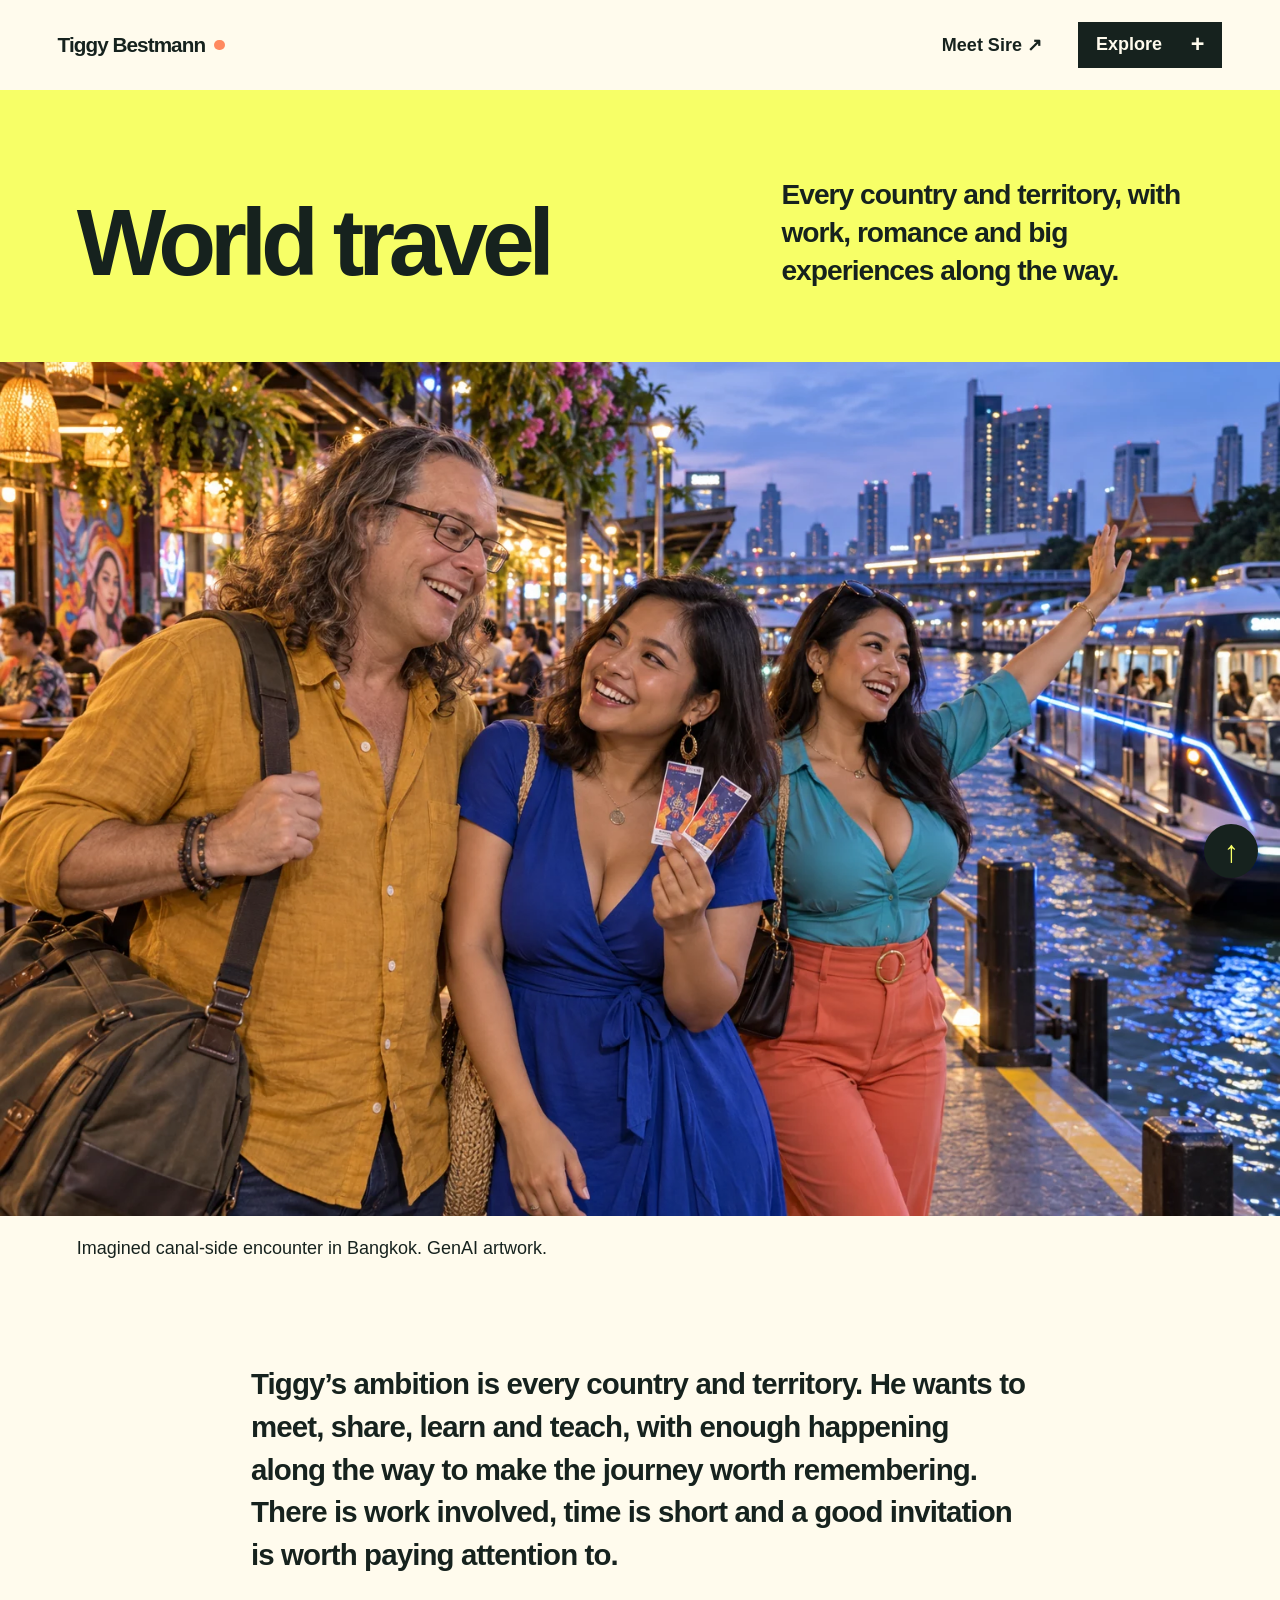
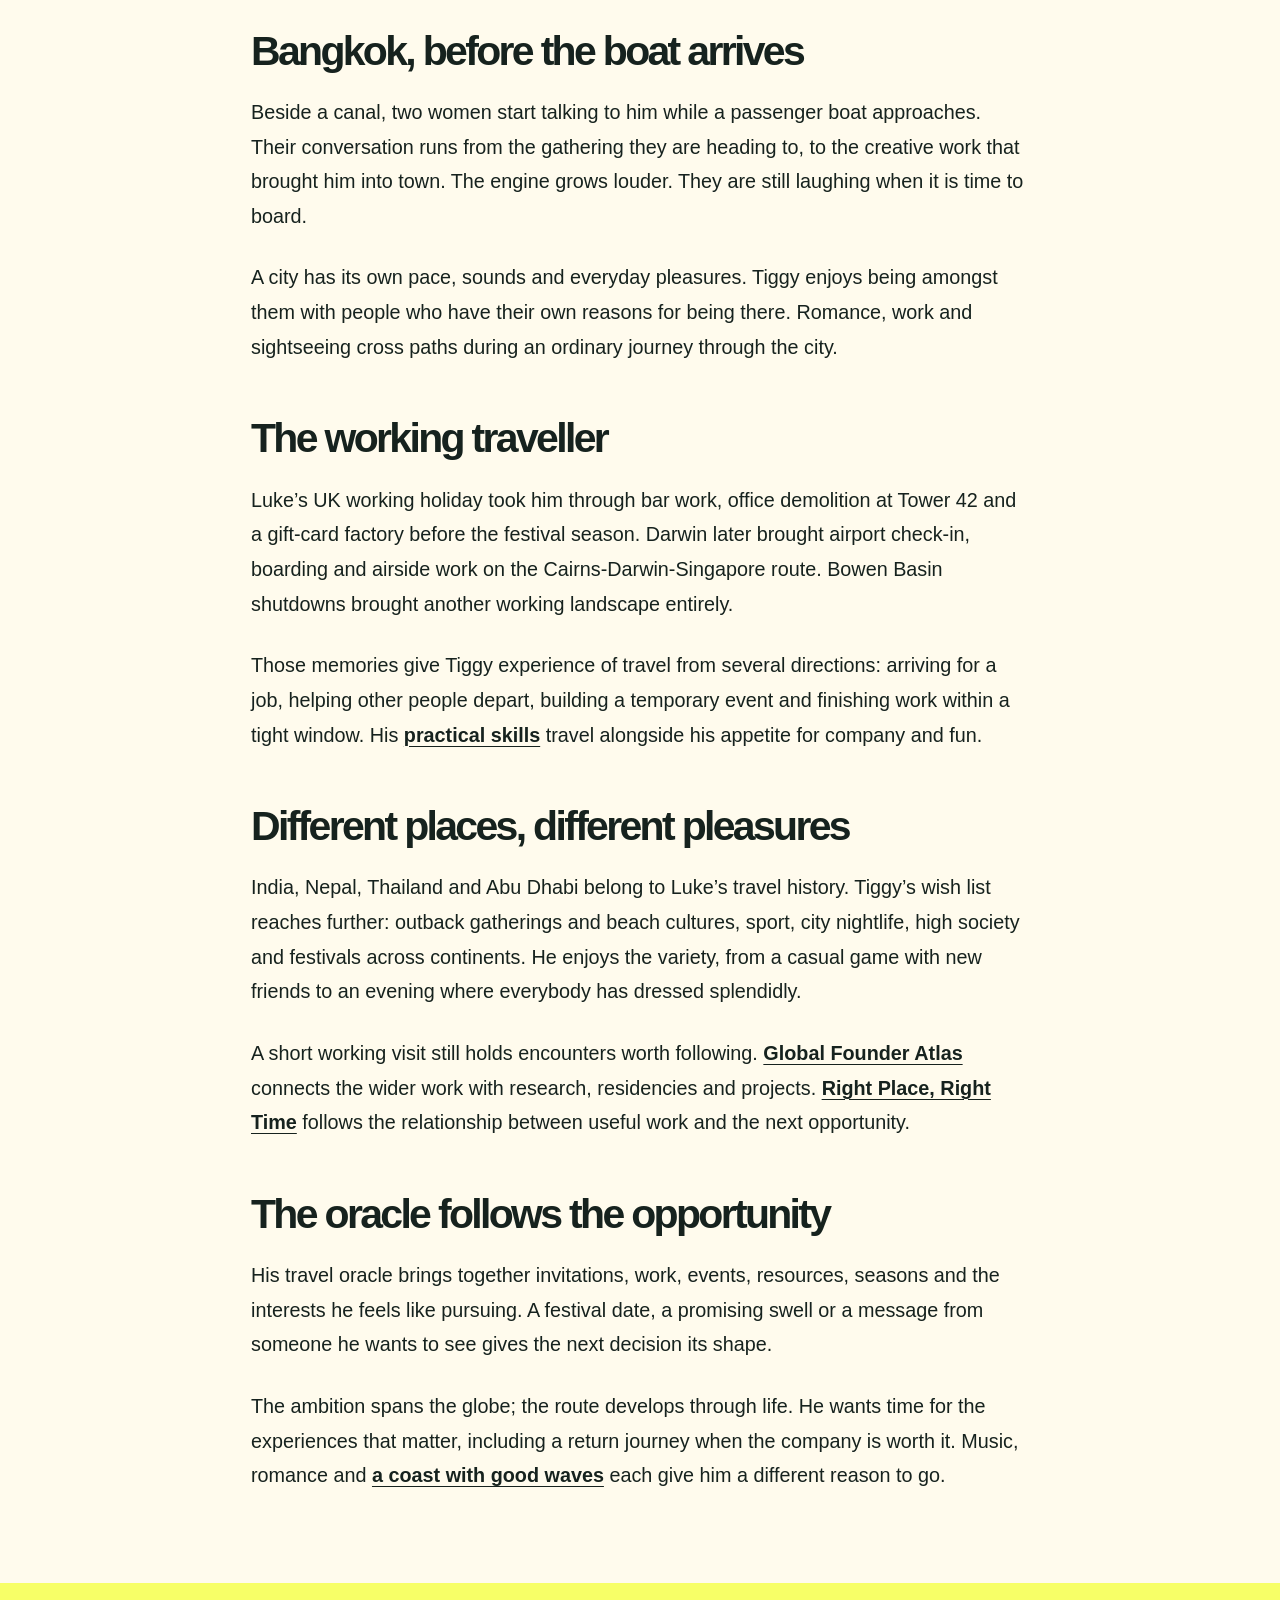
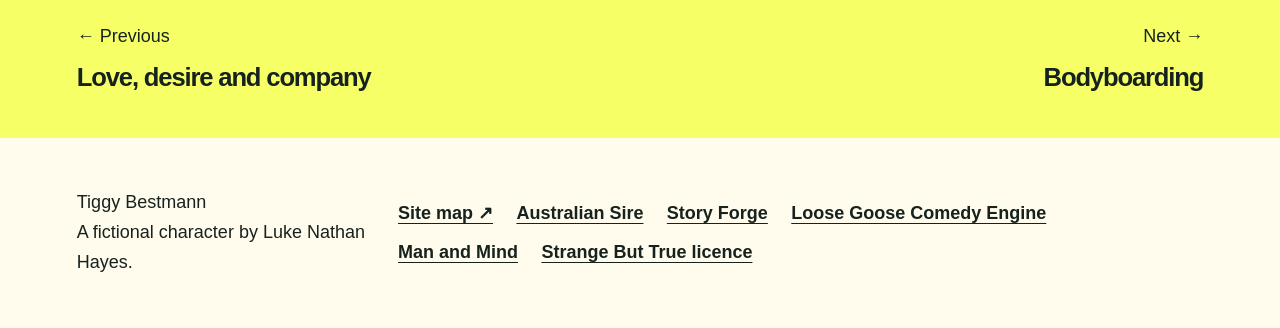
<file: out-about.html>
<!doctype html>
<html lang="en-AU"><head><meta charset="utf-8"><meta name="viewport" content="width=device-width,initial-scale=1"><meta name="description" content="Every country and territory, with work, romance and big experiences along the way."><meta name="theme-color" content="#f7ff67"><title>World travel | Tiggy Bestmann</title><link rel="icon" href="assets/favicon.ico"><link rel="apple-touch-icon" href="assets/icon-180.png"><link rel="stylesheet" href="assets/site.css?v=20261001-full-character-3"><script defer src="assets/site.js?v=20261001-full-character-3"></script></head>
<body id="top" class="theme-lemon "><a class="skip" href="#main">Skip to content</a>
<header class="site-header"><a class="brand" href="index.html">Tiggy Bestmann<span class="brand-dot" aria-hidden="true"></span></a><div class="header-actions"><a class="partner-short" href="https://auraofintelligence.github.io/australiansire/">Meet Sire ↗</a><button class="menu-button" type="button" aria-expanded="false" aria-controls="chapter-menu">Explore <span aria-hidden="true">+</span></button></div><nav id="chapter-menu" aria-label="Chapters" hidden><a href="index.html">Tiggy Bestmann</a><a href="fool.html">The happy-go-lucky fool</a><a href="company.html">Love, desire and company</a><a href="out-about.html" aria-current="page">World travel</a><a href="water.html">Bodyboarding</a><a href="art.html">Art, memory and Aura</a><a href="music.html">Music and Glastonbury</a><a href="retreats.html">Aura retreats</a><a href="possibilities.html">Beyond Earth</a><a href="sitemap.html">Site map</a></nav></header>
<main id="main"><section class="opening"><h1>World travel</h1><p>Every country and territory, with work, romance and big experiences along the way.</p></section><figure class="hero"><img src="assets/out-about-world.webp" alt="Two adult Thai women invite Tiggy to an evening gathering beside a Bangkok canal and an arriving passenger boat." width="1536" height="1024" fetchpriority="high"><figcaption>Imagined canal-side encounter in Bangkok. GenAI artwork.</figcaption></figure>
<article class="prose" aria-label="World travel">
<p class="lead">Tiggy’s ambition is every country and territory. He wants to meet, share, learn and teach, with enough happening along the way to make the journey worth remembering. There is work involved, time is short and a good invitation is worth paying attention to.</p>
<h2>Bangkok, before the boat arrives</h2>
<p>Beside a canal, two women start talking to him while a passenger boat approaches. Their conversation runs from the gathering they are heading to, to the creative work that brought him into town. The engine grows louder. They are still laughing when it is time to board.</p>
<p>A city has its own pace, sounds and everyday pleasures. Tiggy enjoys being amongst them with people who have their own reasons for being there. Romance, work and sightseeing cross paths during an ordinary journey through the city.</p>
<h2>The working traveller</h2>
<p>Luke’s UK working holiday took him through bar work, office demolition at Tower 42 and a gift-card factory before the festival season. Darwin later brought airport check-in, boarding and airside work on the Cairns-Darwin-Singapore route. Bowen Basin shutdowns brought another working landscape entirely.</p>
<p>Those memories give Tiggy experience of travel from several directions: arriving for a job, helping other people depart, building a temporary event and finishing work within a tight window. His <a href="art.html">practical skills</a> travel alongside his appetite for company and fun.</p>
<h2>Different places, different pleasures</h2>
<p>India, Nepal, Thailand and Abu Dhabi belong to Luke’s travel history. Tiggy’s wish list reaches further: outback gatherings and beach cultures, sport, city nightlife, high society and festivals across continents. He enjoys the variety, from a casual game with new friends to an evening where everybody has dressed splendidly.</p>
<p>A short working visit still holds encounters worth following. <a href="https://auraofintelligence.github.io/global-founder-atlas/">Global Founder Atlas</a> connects the wider work with research, residencies and projects. <a href="https://auraofintelligence.github.io/right-place-right-time/">Right Place, Right Time</a> follows the relationship between useful work and the next opportunity.</p>
<h2>The oracle follows the opportunity</h2>
<p>His travel oracle brings together invitations, work, events, resources, seasons and the interests he feels like pursuing. A festival date, a promising swell or a message from someone he wants to see gives the next decision its shape.</p>
<p>The ambition spans the globe; the route develops through life. He wants time for the experiences that matter, including a return journey when the company is worth it. Music, romance and <a href="water.html">a coast with good waves</a> each give him a different reason to go.</p></article>
</main>
<nav class="page-turn" aria-label="Previous and next pages"><a rel="prev" href="company.html"><span>← Previous</span><strong>Love, desire and company</strong></a><a rel="next" href="water.html"><span>Next →</span><strong>Bodyboarding</strong></a></nav>
<footer><p>Tiggy Bestmann<br>A fictional character by Luke Nathan Hayes.</p><nav class="footer-links" aria-label="Related sites and licence"><a href="sitemap.html">Site map ↗</a><a href="https://auraofintelligence.github.io/australiansire/">Australian Sire</a><a href="https://auraofintelligence.github.io/australian-sire-story-forge/">Story Forge</a><a href="https://auraofintelligence.github.io/loose-goose-comedy-engine/">Loose Goose Comedy Engine</a><a href="https://auraofintelligence.github.io/luke-nathan-hayes-man-and-mind/">Man and Mind</a><a href="https://github.com/auraofintelligence/tiggy-bestmann/blob/main/LICENCE.md">Strange But True licence</a></nav></footer><a class="to-top" href="#top" aria-label="Back to top">↑</a></body></html>
</file>
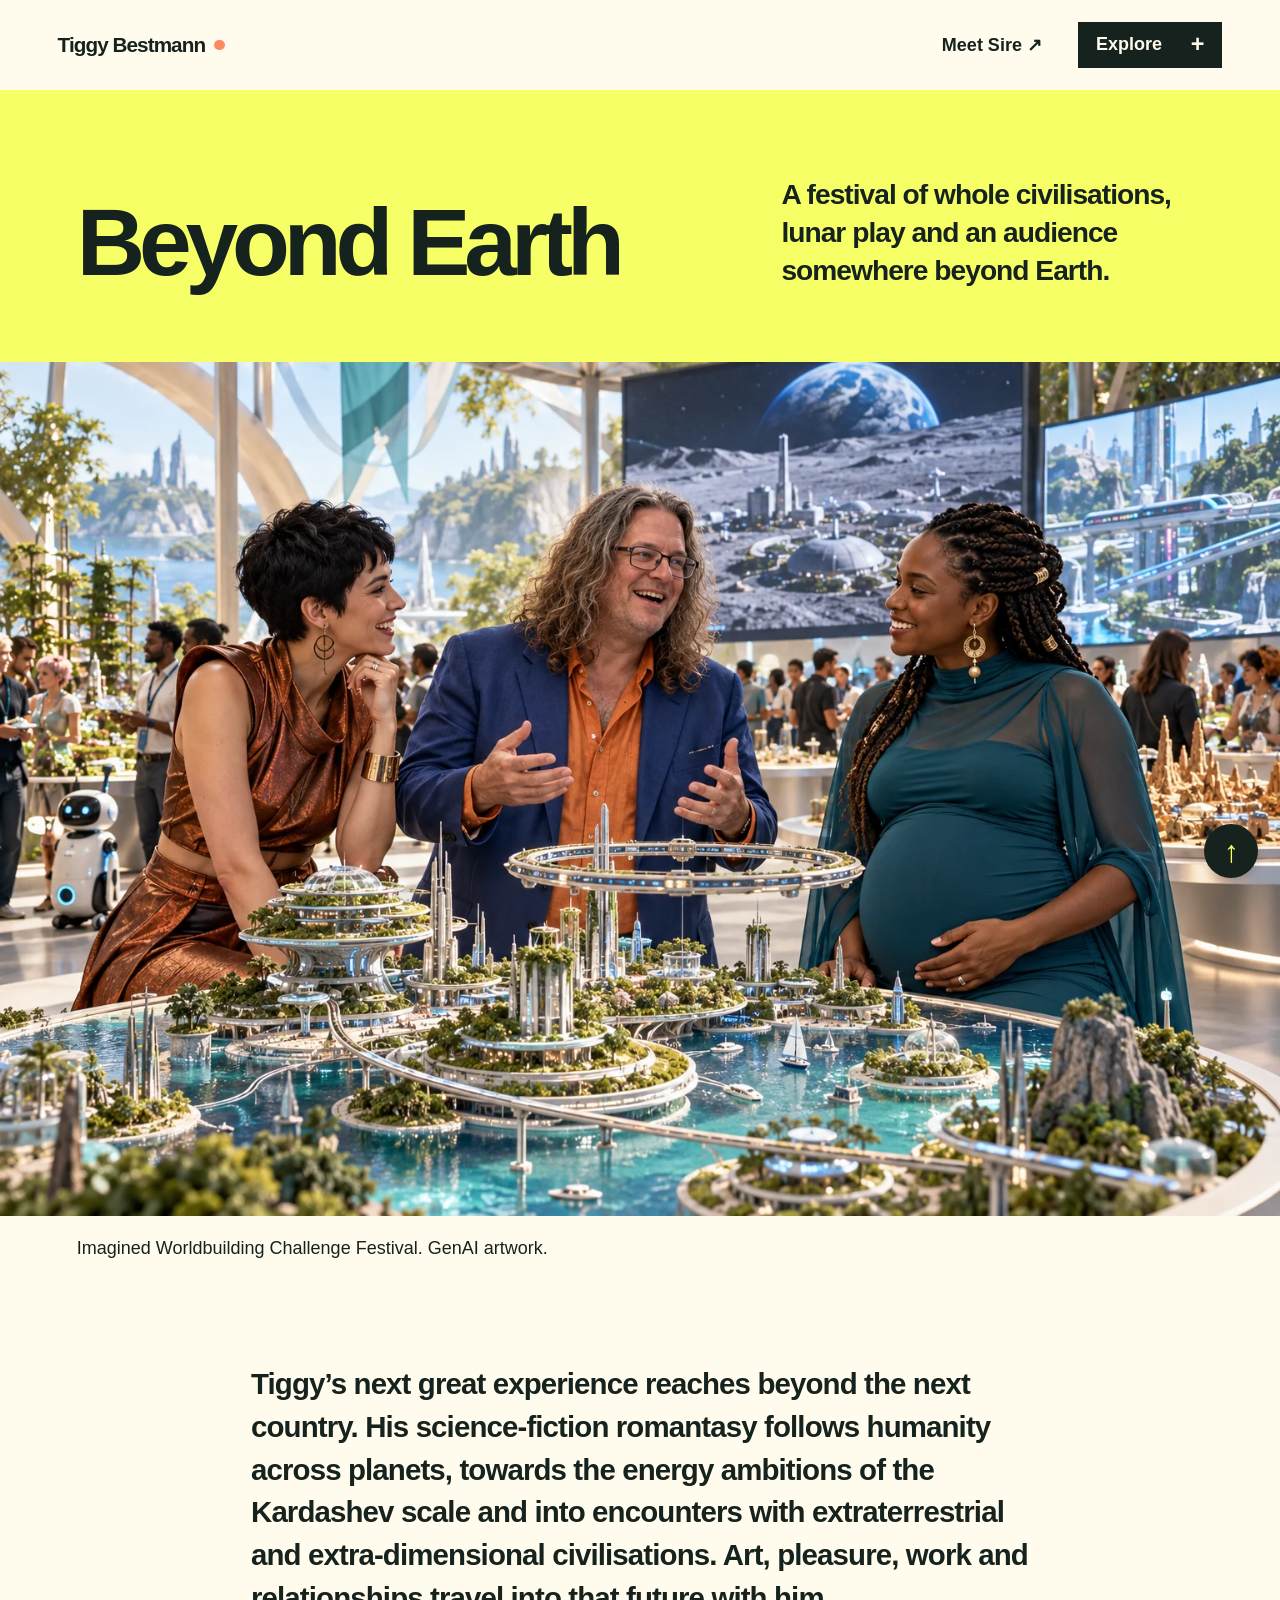
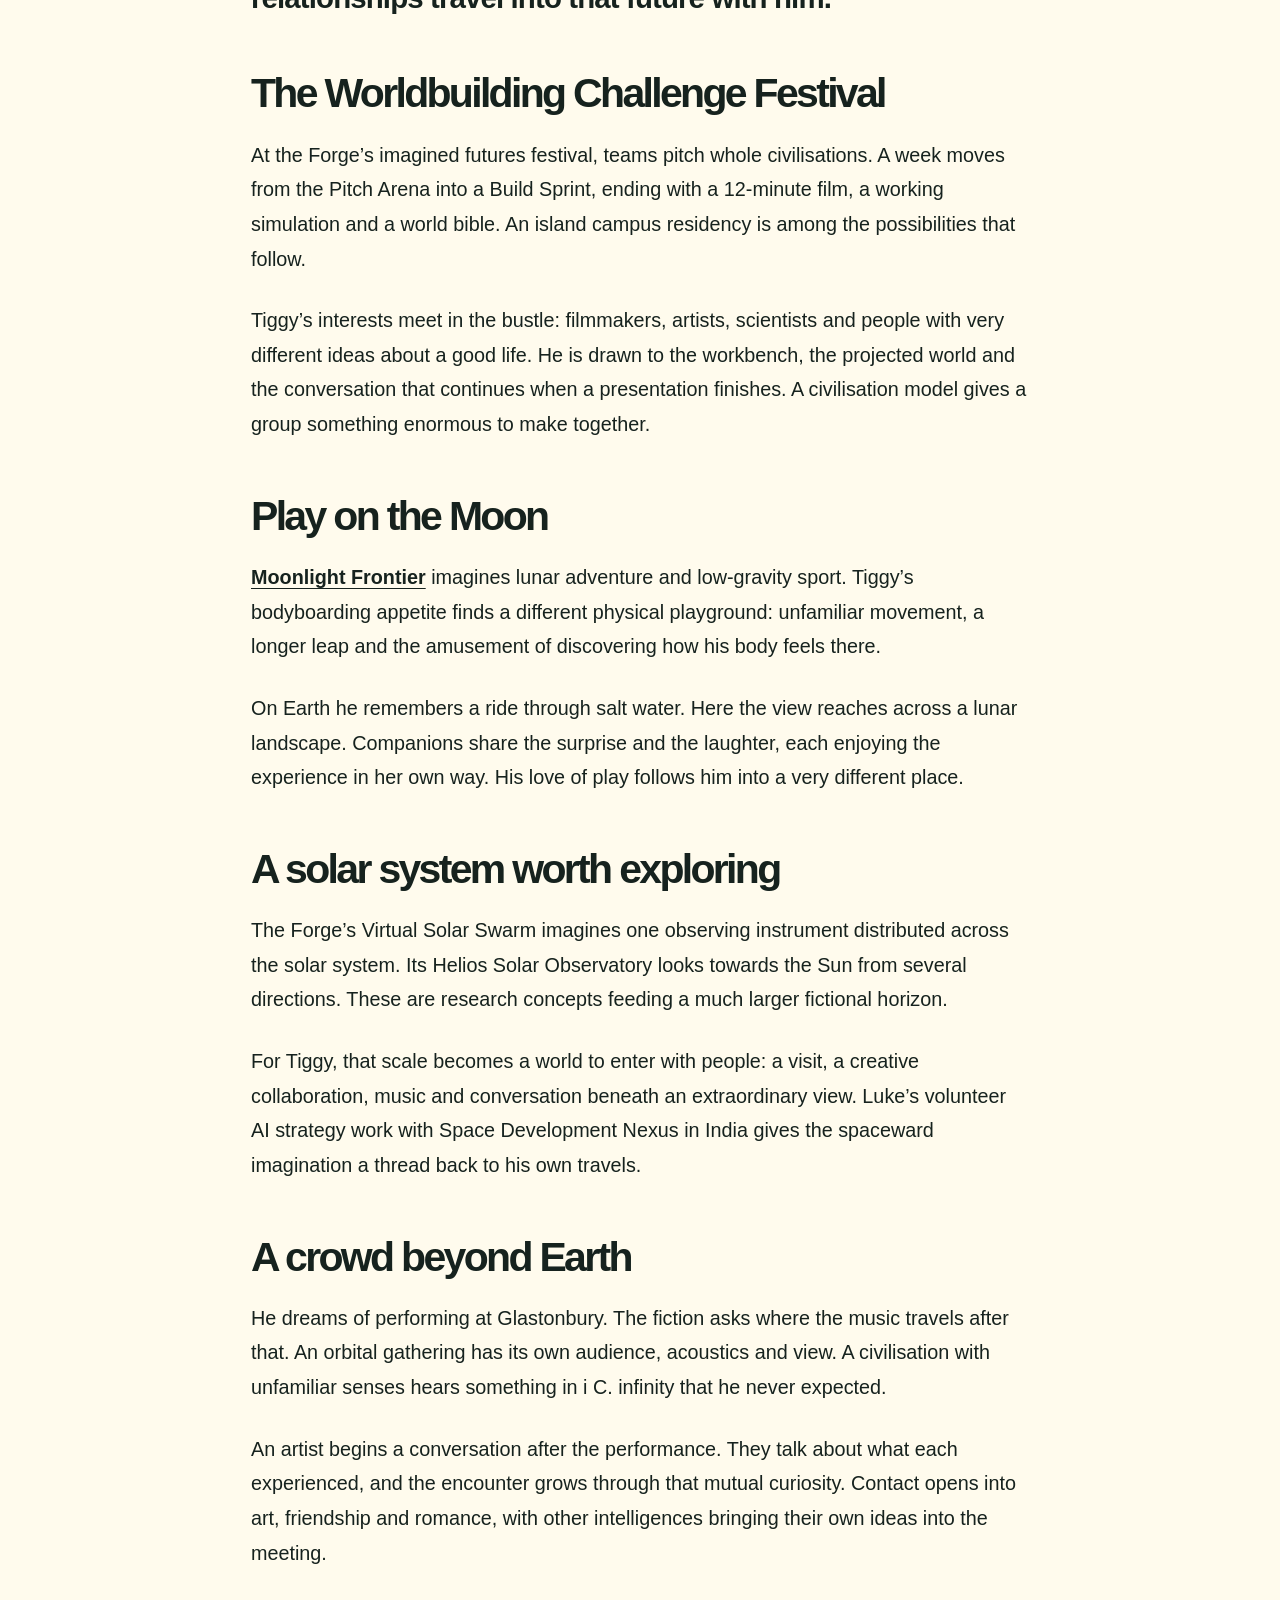
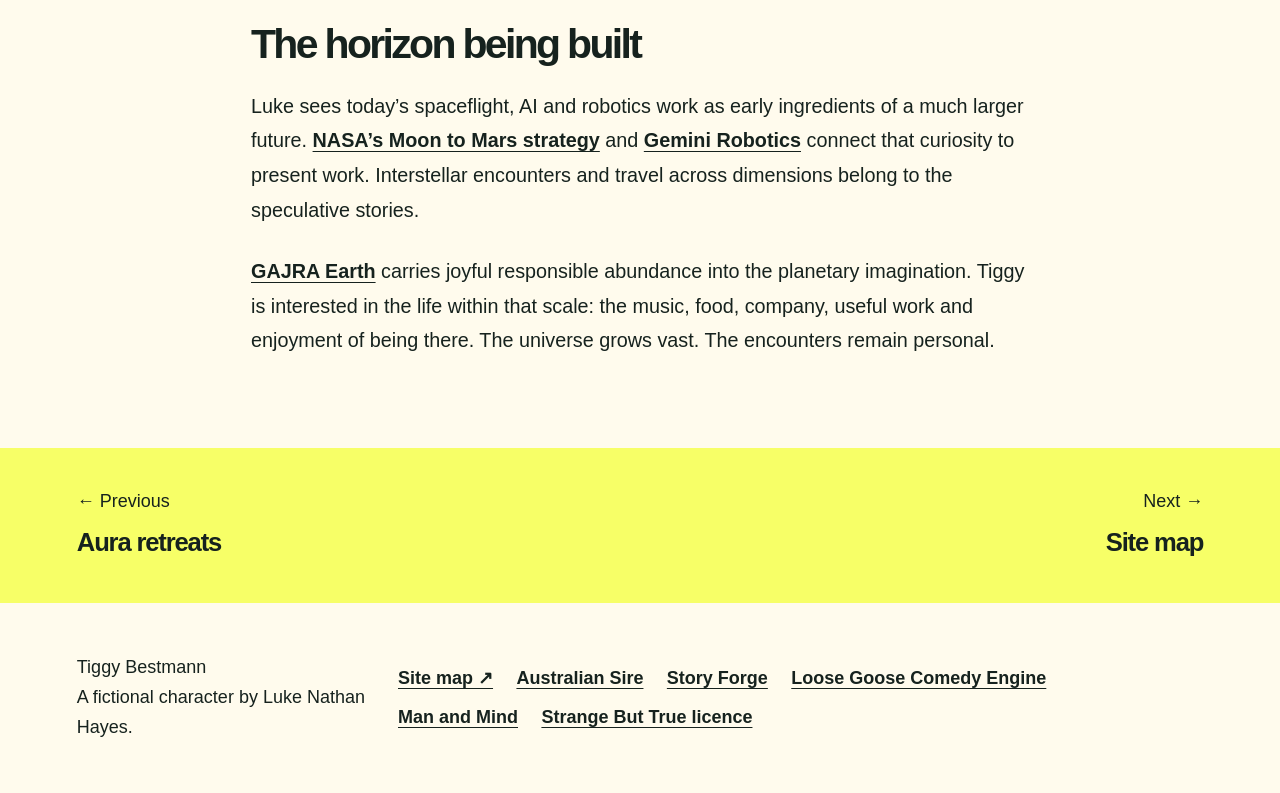
<file: possibilities.html>
<!doctype html>
<html lang="en-AU"><head><meta charset="utf-8"><meta name="viewport" content="width=device-width,initial-scale=1"><meta name="description" content="A festival of whole civilisations, lunar play and an audience somewhere beyond Earth."><meta name="theme-color" content="#f7ff67"><title>Beyond Earth | Tiggy Bestmann</title><link rel="icon" href="assets/favicon.ico"><link rel="apple-touch-icon" href="assets/icon-180.png"><link rel="stylesheet" href="assets/site.css?v=20261001-full-character-3"><script defer src="assets/site.js?v=20261001-full-character-3"></script></head>
<body id="top" class="theme-lemon "><a class="skip" href="#main">Skip to content</a>
<header class="site-header"><a class="brand" href="index.html">Tiggy Bestmann<span class="brand-dot" aria-hidden="true"></span></a><div class="header-actions"><a class="partner-short" href="https://auraofintelligence.github.io/australiansire/">Meet Sire ↗</a><button class="menu-button" type="button" aria-expanded="false" aria-controls="chapter-menu">Explore <span aria-hidden="true">+</span></button></div><nav id="chapter-menu" aria-label="Chapters" hidden><a href="index.html">Tiggy Bestmann</a><a href="fool.html">The happy-go-lucky fool</a><a href="company.html">Love, desire and company</a><a href="out-about.html">World travel</a><a href="water.html">Bodyboarding</a><a href="art.html">Art, memory and Aura</a><a href="music.html">Music and Glastonbury</a><a href="retreats.html">Aura retreats</a><a href="possibilities.html" aria-current="page">Beyond Earth</a><a href="sitemap.html">Site map</a></nav></header>
<main id="main"><section class="opening"><h1>Beyond Earth</h1><p>A festival of whole civilisations, lunar play and an audience somewhere beyond Earth.</p></section><figure class="hero"><img src="assets/worldbuilding-festival-v2.webp" alt="Tiggy and two adult worldbuilders, one visibly pregnant, share a civilisation model at an imagined future festival, with lunar and city simulations behind them." width="1536" height="1024" fetchpriority="high"><figcaption>Imagined Worldbuilding Challenge Festival. GenAI artwork.</figcaption></figure>
<article class="prose" aria-label="Beyond Earth">
<p class="lead">Tiggy’s next great experience reaches beyond the next country. His science-fiction romantasy follows humanity across planets, towards the energy ambitions of the Kardashev scale and into encounters with extraterrestrial and extra-dimensional civilisations. Art, pleasure, work and relationships travel into that future with him.</p>
<h2>The Worldbuilding Challenge Festival</h2>
<p>At the Forge’s imagined futures festival, teams pitch whole civilisations. A week moves from the Pitch Arena into a Build Sprint, ending with a 12-minute film, a working simulation and a world bible. An island campus residency is among the possibilities that follow.</p>
<p>Tiggy’s interests meet in the bustle: filmmakers, artists, scientists and people with very different ideas about a good life. He is drawn to the workbench, the projected world and the conversation that continues when a presentation finishes. A civilisation model gives a group something enormous to make together.</p>
<h2>Play on the Moon</h2>
<p><a href="https://auraofintelligence.github.io/space-industry.html">Moonlight Frontier</a> imagines lunar adventure and low-gravity sport. Tiggy’s bodyboarding appetite finds a different physical playground: unfamiliar movement, a longer leap and the amusement of discovering how his body feels there.</p>
<p>On Earth he remembers a ride through salt water. Here the view reaches across a lunar landscape. Companions share the surprise and the laughter, each enjoying the experience in her own way. His love of play follows him into a very different place.</p>
<h2>A solar system worth exploring</h2>
<p>The Forge’s Virtual Solar Swarm imagines one observing instrument distributed across the solar system. Its Helios Solar Observatory looks towards the Sun from several directions. These are research concepts feeding a much larger fictional horizon.</p>
<p>For Tiggy, that scale becomes a world to enter with people: a visit, a creative collaboration, music and conversation beneath an extraordinary view. Luke’s volunteer AI strategy work with Space Development Nexus in India gives the spaceward imagination a thread back to his own travels.</p>
<h2>A crowd beyond Earth</h2>
<p>He dreams of performing at Glastonbury. The fiction asks where the music travels after that. An orbital gathering has its own audience, acoustics and view. A civilisation with unfamiliar senses hears something in i C. infinity that he never expected.</p>
<p>An artist begins a conversation after the performance. They talk about what each experienced, and the encounter grows through that mutual curiosity. Contact opens into art, friendship and romance, with other intelligences bringing their own ideas into the meeting.</p>
<h2>The horizon being built</h2>
<p>Luke sees today’s spaceflight, AI and robotics work as early ingredients of a much larger future. <a href="https://www.nasa.gov/moontomarsarchitecture-strategyandobjectives/">NASA’s Moon to Mars strategy</a> and <a href="https://deepmind.google/blog/gemini-robotics-brings-ai-into-the-physical-world/">Gemini Robotics</a> connect that curiosity to present work. Interstellar encounters and travel across dimensions belong to the speculative stories.</p>
<p><a href="https://auraofintelligence.github.io/gajra-earth-claude-build/ahead.html">GAJRA Earth</a> carries joyful responsible abundance into the planetary imagination. Tiggy is interested in the life within that scale: the music, food, company, useful work and enjoyment of being there. The universe grows vast. The encounters remain personal.</p></article>
</main>
<nav class="page-turn" aria-label="Previous and next pages"><a rel="prev" href="retreats.html"><span>← Previous</span><strong>Aura retreats</strong></a><a rel="next" href="sitemap.html"><span>Next →</span><strong>Site map</strong></a></nav>
<footer><p>Tiggy Bestmann<br>A fictional character by Luke Nathan Hayes.</p><nav class="footer-links" aria-label="Related sites and licence"><a href="sitemap.html">Site map ↗</a><a href="https://auraofintelligence.github.io/australiansire/">Australian Sire</a><a href="https://auraofintelligence.github.io/australian-sire-story-forge/">Story Forge</a><a href="https://auraofintelligence.github.io/loose-goose-comedy-engine/">Loose Goose Comedy Engine</a><a href="https://auraofintelligence.github.io/luke-nathan-hayes-man-and-mind/">Man and Mind</a><a href="https://github.com/auraofintelligence/tiggy-bestmann/blob/main/LICENCE.md">Strange But True licence</a></nav></footer><a class="to-top" href="#top" aria-label="Back to top">↑</a></body></html>
</file>
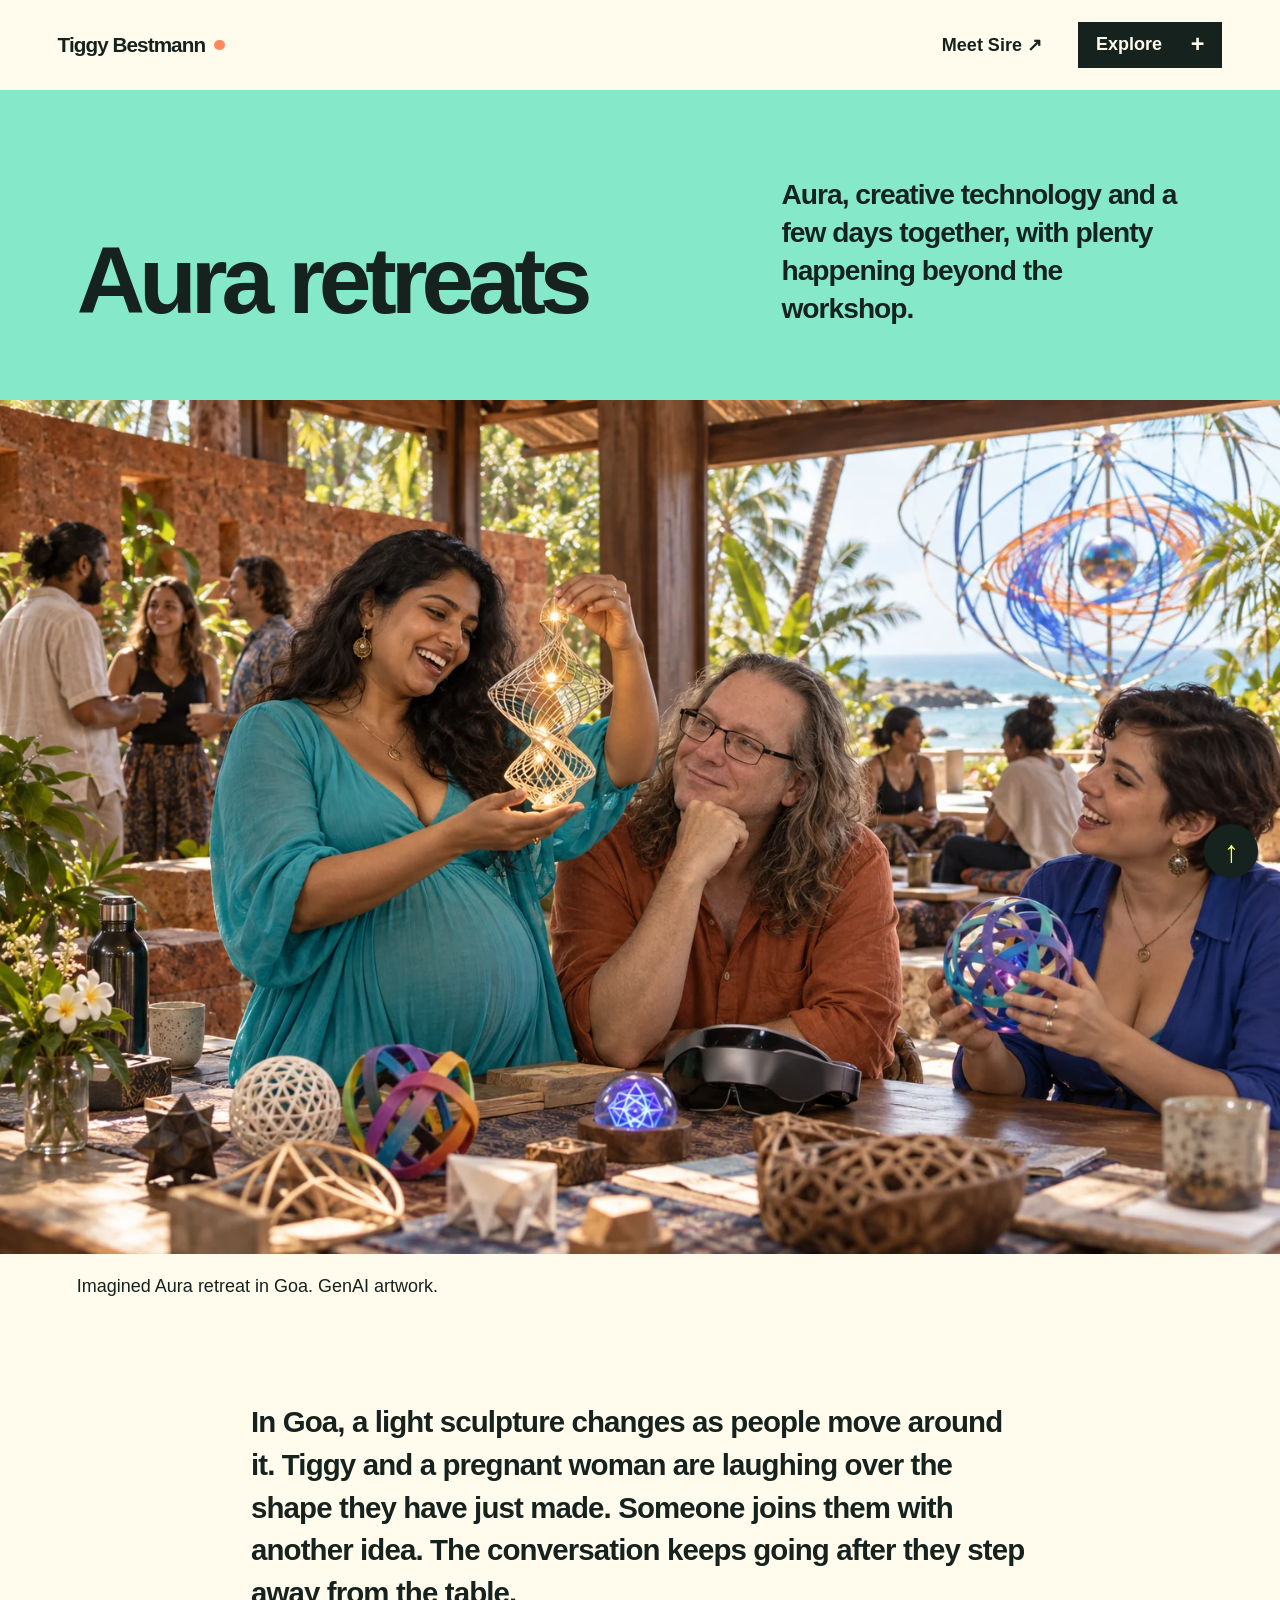
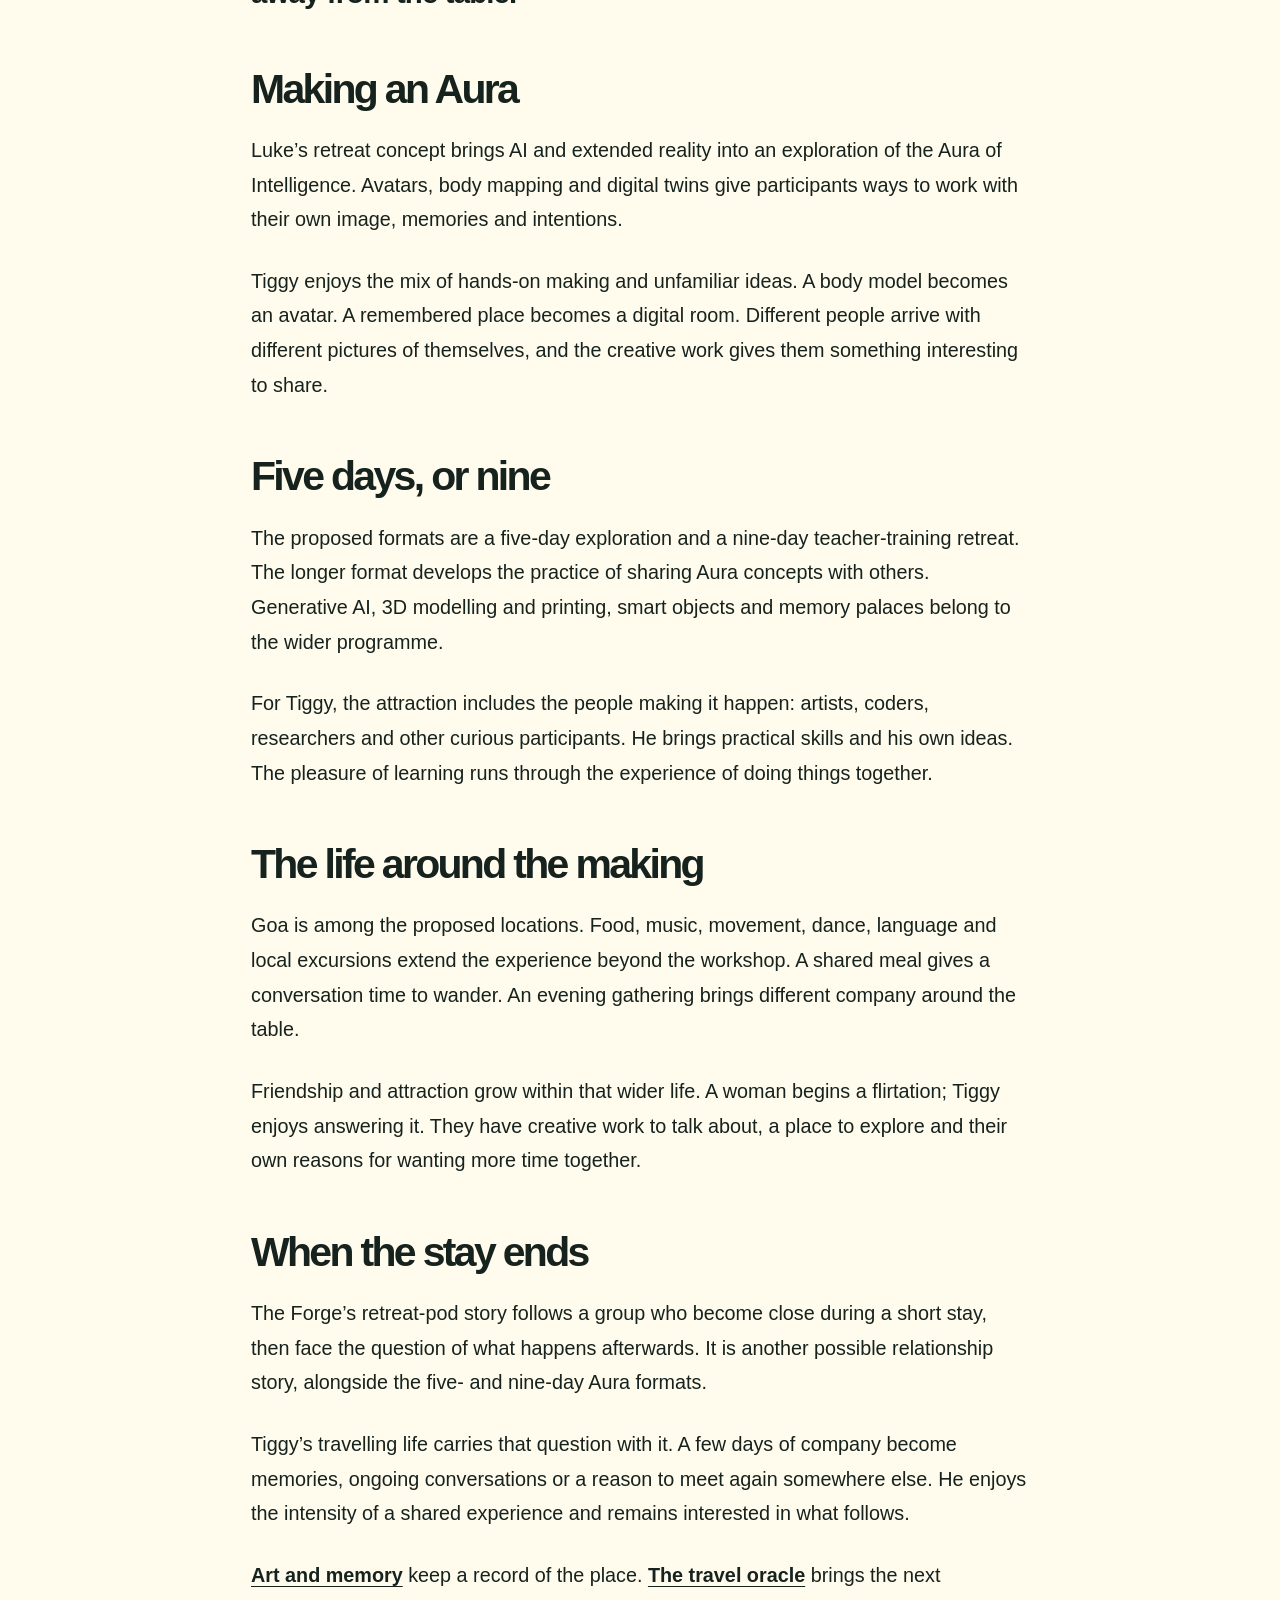
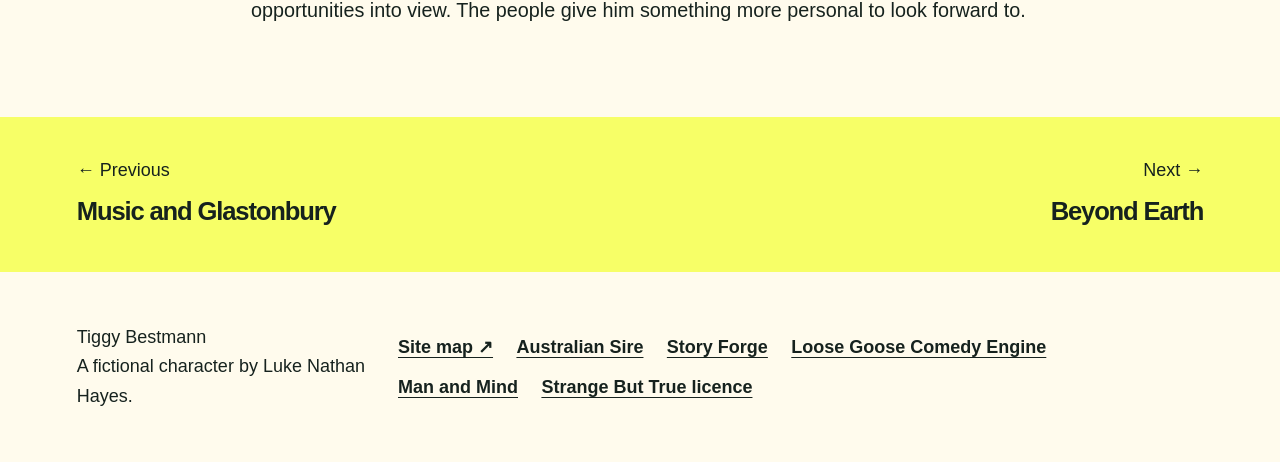
<file: retreats.html>
<!doctype html>
<html lang="en-AU"><head><meta charset="utf-8"><meta name="viewport" content="width=device-width,initial-scale=1"><meta name="description" content="Aura, creative technology and a few days together, with plenty happening beyond the workshop."><meta name="theme-color" content="#f7ff67"><title>Aura retreats | Tiggy Bestmann</title><link rel="icon" href="assets/favicon.ico"><link rel="apple-touch-icon" href="assets/icon-180.png"><link rel="stylesheet" href="assets/site.css?v=20261001-full-character-3"><script defer src="assets/site.js?v=20261001-full-character-3"></script></head>
<body id="top" class="theme-mint "><a class="skip" href="#main">Skip to content</a>
<header class="site-header"><a class="brand" href="index.html">Tiggy Bestmann<span class="brand-dot" aria-hidden="true"></span></a><div class="header-actions"><a class="partner-short" href="https://auraofintelligence.github.io/australiansire/">Meet Sire ↗</a><button class="menu-button" type="button" aria-expanded="false" aria-controls="chapter-menu">Explore <span aria-hidden="true">+</span></button></div><nav id="chapter-menu" aria-label="Chapters" hidden><a href="index.html">Tiggy Bestmann</a><a href="fool.html">The happy-go-lucky fool</a><a href="company.html">Love, desire and company</a><a href="out-about.html">World travel</a><a href="water.html">Bodyboarding</a><a href="art.html">Art, memory and Aura</a><a href="music.html">Music and Glastonbury</a><a href="retreats.html" aria-current="page">Aura retreats</a><a href="possibilities.html">Beyond Earth</a><a href="sitemap.html">Site map</a></nav></header>
<main id="main"><section class="opening"><h1>Aura retreats</h1><p>Aura, creative technology and a few days together, with plenty happening beyond the workshop.</p></section><figure class="hero"><img src="assets/retreat.webp" alt="A visibly pregnant adult woman shares a playful light sculpture with Tiggy and another participant at an imagined coastal Aura retreat in Goa." width="1536" height="1024" fetchpriority="high"><figcaption>Imagined Aura retreat in Goa. GenAI artwork.</figcaption></figure>
<article class="prose" aria-label="Aura retreats">
<p class="lead">In Goa, a light sculpture changes as people move around it. Tiggy and a pregnant woman are laughing over the shape they have just made. Someone joins them with another idea. The conversation keeps going after they step away from the table.</p>
<h2>Making an Aura</h2>
<p>Luke’s retreat concept brings AI and extended reality into an exploration of the Aura of Intelligence. Avatars, body mapping and digital twins give participants ways to work with their own image, memories and intentions.</p>
<p>Tiggy enjoys the mix of hands-on making and unfamiliar ideas. A body model becomes an avatar. A remembered place becomes a digital room. Different people arrive with different pictures of themselves, and the creative work gives them something interesting to share.</p>
<h2>Five days, or nine</h2>
<p>The proposed formats are a five-day exploration and a nine-day teacher-training retreat. The longer format develops the practice of sharing Aura concepts with others. Generative AI, 3D modelling and printing, smart objects and memory palaces belong to the wider programme.</p>
<p>For Tiggy, the attraction includes the people making it happen: artists, coders, researchers and other curious participants. He brings practical skills and his own ideas. The pleasure of learning runs through the experience of doing things together.</p>
<h2>The life around the making</h2>
<p>Goa is among the proposed locations. Food, music, movement, dance, language and local excursions extend the experience beyond the workshop. A shared meal gives a conversation time to wander. An evening gathering brings different company around the table.</p>
<p>Friendship and attraction grow within that wider life. A woman begins a flirtation; Tiggy enjoys answering it. They have creative work to talk about, a place to explore and their own reasons for wanting more time together.</p>
<h2>When the stay ends</h2>
<p>The Forge’s retreat-pod story follows a group who become close during a short stay, then face the question of what happens afterwards. It is another possible relationship story, alongside the five- and nine-day Aura formats.</p>
<p>Tiggy’s travelling life carries that question with it. A few days of company become memories, ongoing conversations or a reason to meet again somewhere else. He enjoys the intensity of a shared experience and remains interested in what follows.</p>
<p><a href="art.html#remembering">Art and memory</a> keep a record of the place. <a href="out-about.html">The travel oracle</a> brings the next opportunities into view. The people give him something more personal to look forward to.</p></article>
</main>
<nav class="page-turn" aria-label="Previous and next pages"><a rel="prev" href="music.html"><span>← Previous</span><strong>Music and Glastonbury</strong></a><a rel="next" href="possibilities.html"><span>Next →</span><strong>Beyond Earth</strong></a></nav>
<footer><p>Tiggy Bestmann<br>A fictional character by Luke Nathan Hayes.</p><nav class="footer-links" aria-label="Related sites and licence"><a href="sitemap.html">Site map ↗</a><a href="https://auraofintelligence.github.io/australiansire/">Australian Sire</a><a href="https://auraofintelligence.github.io/australian-sire-story-forge/">Story Forge</a><a href="https://auraofintelligence.github.io/loose-goose-comedy-engine/">Loose Goose Comedy Engine</a><a href="https://auraofintelligence.github.io/luke-nathan-hayes-man-and-mind/">Man and Mind</a><a href="https://github.com/auraofintelligence/tiggy-bestmann/blob/main/LICENCE.md">Strange But True licence</a></nav></footer><a class="to-top" href="#top" aria-label="Back to top">↑</a></body></html>
</file>
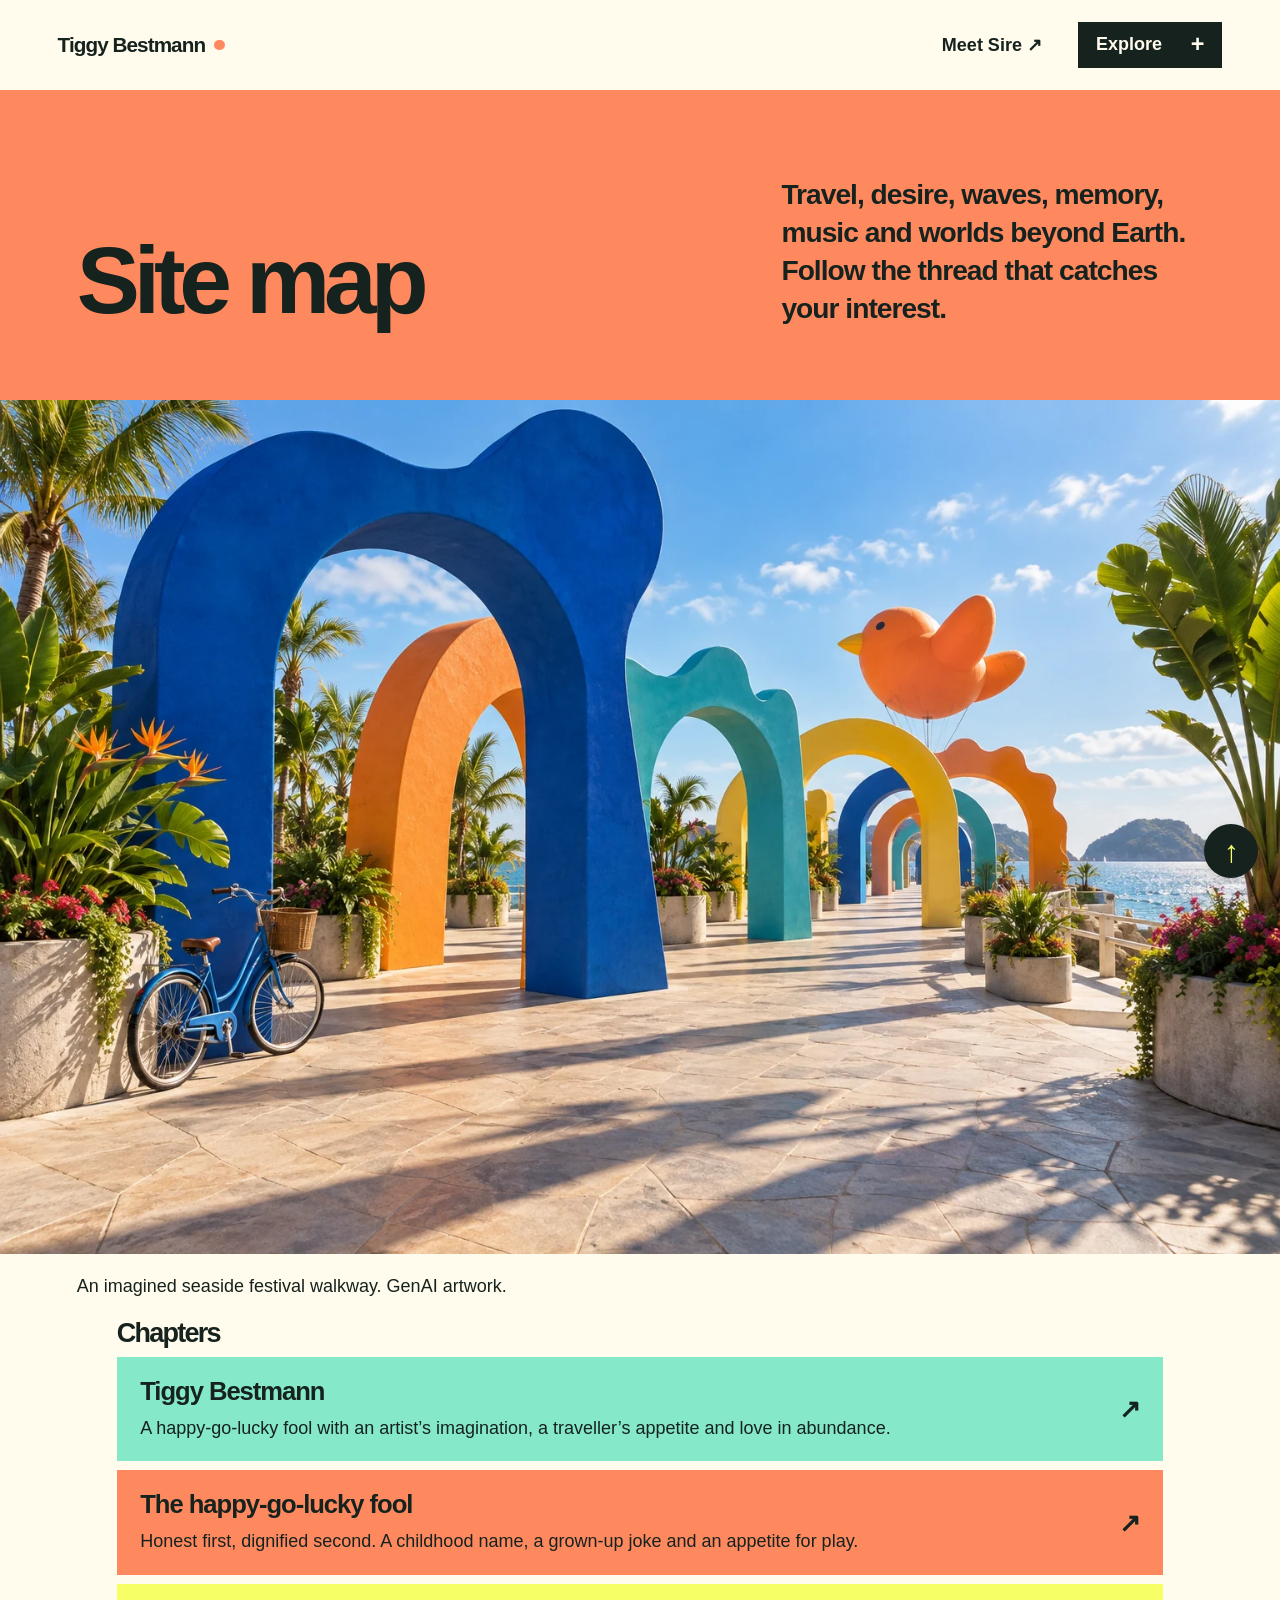
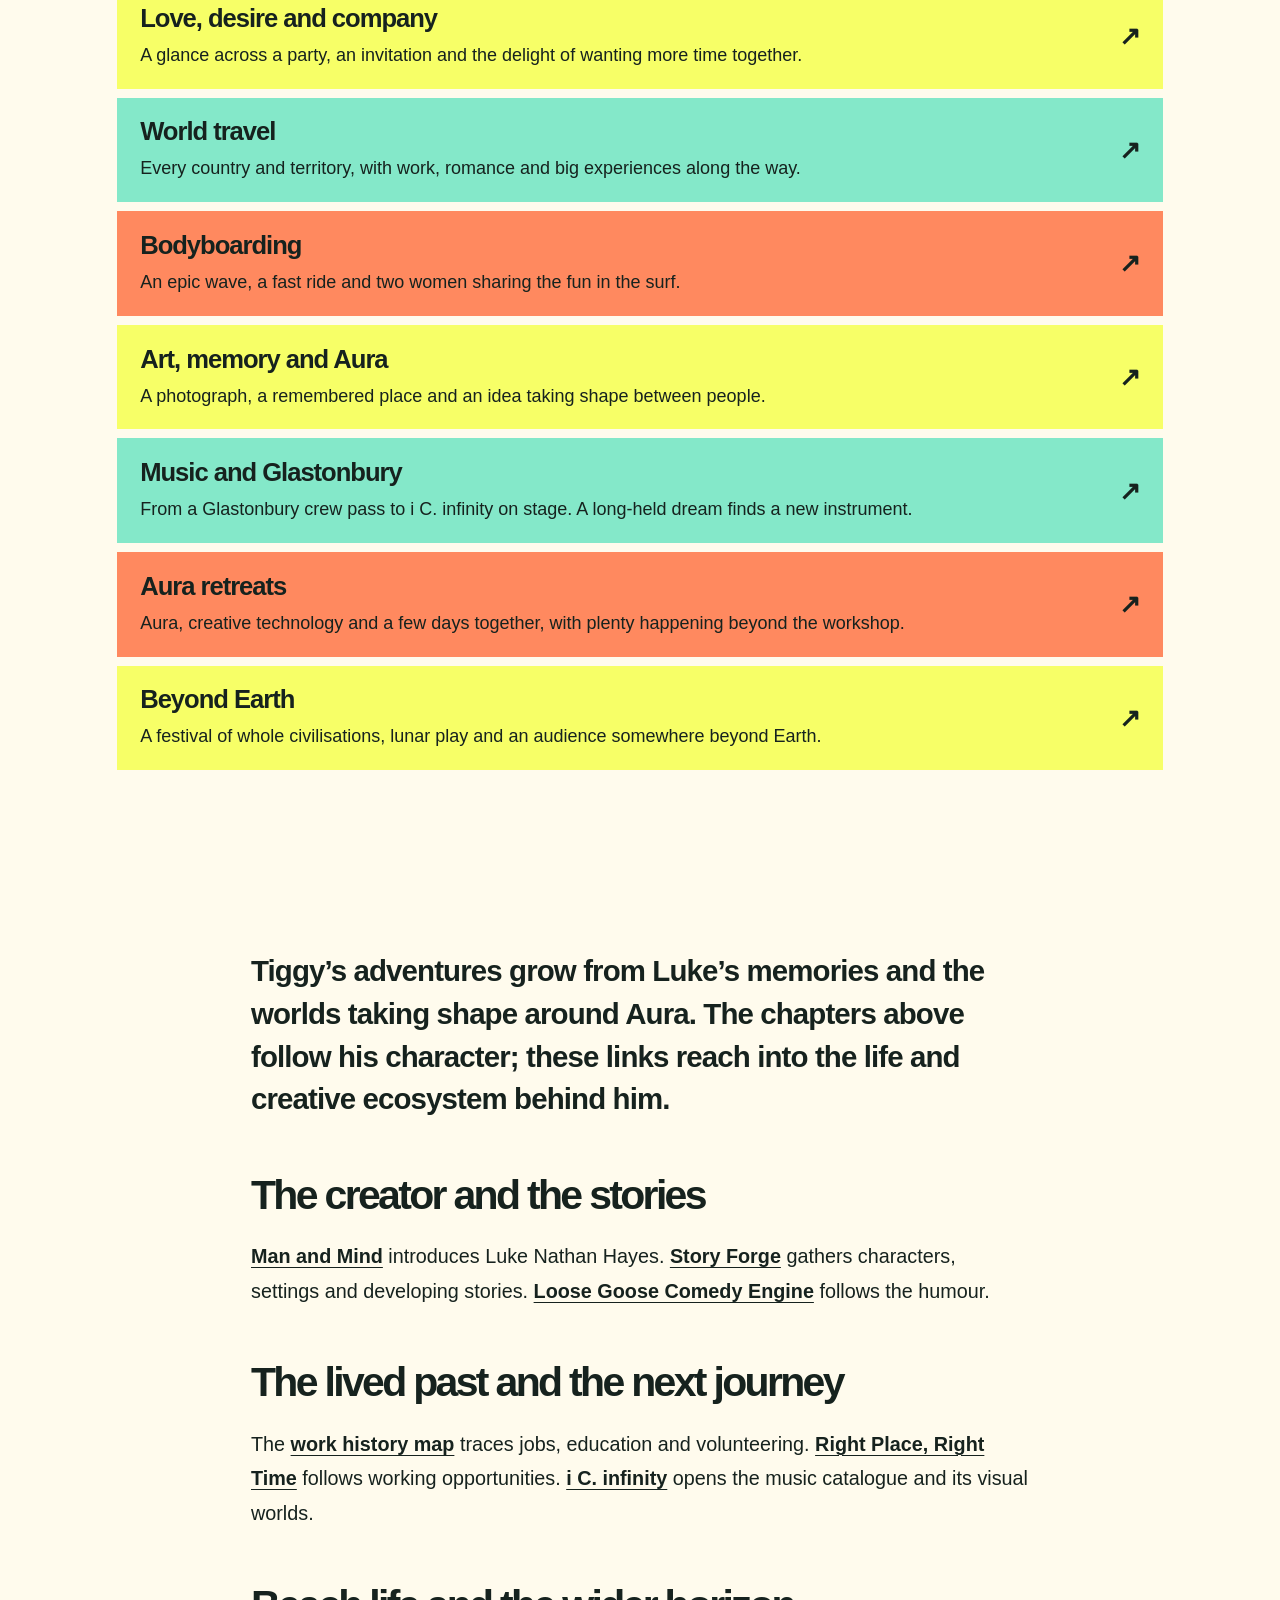
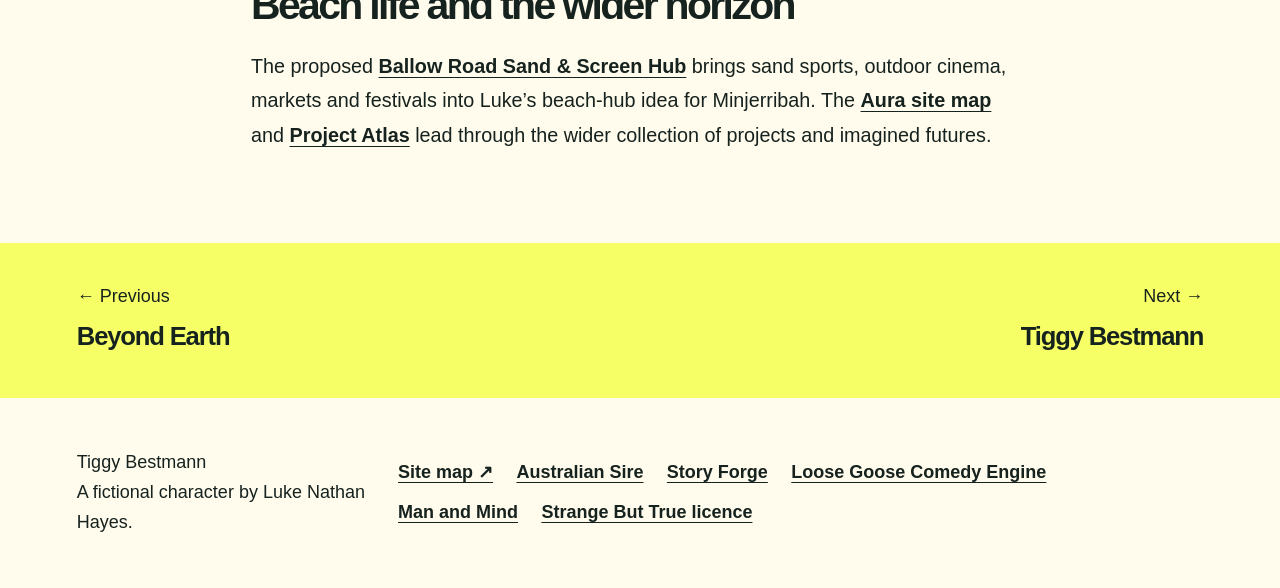
<file: sitemap.html>
<!doctype html>
<html lang="en-AU"><head><meta charset="utf-8"><meta name="viewport" content="width=device-width,initial-scale=1"><meta name="description" content="Travel, desire, waves, memory, music and worlds beyond Earth. Follow the thread that catches your interest."><meta name="theme-color" content="#f7ff67"><title>Site map | Tiggy Bestmann</title><link rel="icon" href="assets/favicon.ico"><link rel="apple-touch-icon" href="assets/icon-180.png"><link rel="stylesheet" href="assets/site.css?v=20261001-full-character-3"><script defer src="assets/site.js?v=20261001-full-character-3"></script></head>
<body id="top" class="theme-orange "><a class="skip" href="#main">Skip to content</a>
<header class="site-header"><a class="brand" href="index.html">Tiggy Bestmann<span class="brand-dot" aria-hidden="true"></span></a><div class="header-actions"><a class="partner-short" href="https://auraofintelligence.github.io/australiansire/">Meet Sire ↗</a><button class="menu-button" type="button" aria-expanded="false" aria-controls="chapter-menu">Explore <span aria-hidden="true">+</span></button></div><nav id="chapter-menu" aria-label="Chapters" hidden><a href="index.html">Tiggy Bestmann</a><a href="fool.html">The happy-go-lucky fool</a><a href="company.html">Love, desire and company</a><a href="out-about.html">World travel</a><a href="water.html">Bodyboarding</a><a href="art.html">Art, memory and Aura</a><a href="music.html">Music and Glastonbury</a><a href="retreats.html">Aura retreats</a><a href="possibilities.html">Beyond Earth</a><a href="sitemap.html" aria-current="page">Site map</a></nav></header>
<main id="main"><section class="opening"><h1>Site map</h1><p>Travel, desire, waves, memory, music and worlds beyond Earth. Follow the thread that catches your interest.</p></section><figure class="hero"><img src="assets/wayfinder.webp" alt="Brightly coloured sculptural archways lead along a sunny seaside festival walkway towards the ocean." width="1536" height="1024" fetchpriority="high"><figcaption>An imagined seaside festival walkway. GenAI artwork.</figcaption></figure><nav class="chapter-index" aria-label="Tiggy’s chapters"><h2>Chapters</h2><a href="index.html"><span class="chapter-copy"><strong>Tiggy Bestmann</strong><span>A happy-go-lucky fool with an artist’s imagination, a traveller’s appetite and love in abundance.</span></span><span aria-hidden="true">↗</span></a><a href="fool.html"><span class="chapter-copy"><strong>The happy-go-lucky fool</strong><span>Honest first, dignified second. A childhood name, a grown-up joke and an appetite for play.</span></span><span aria-hidden="true">↗</span></a><a href="company.html"><span class="chapter-copy"><strong>Love, desire and company</strong><span>A glance across a party, an invitation and the delight of wanting more time together.</span></span><span aria-hidden="true">↗</span></a><a href="out-about.html"><span class="chapter-copy"><strong>World travel</strong><span>Every country and territory, with work, romance and big experiences along the way.</span></span><span aria-hidden="true">↗</span></a><a href="water.html"><span class="chapter-copy"><strong>Bodyboarding</strong><span>An epic wave, a fast ride and two women sharing the fun in the surf.</span></span><span aria-hidden="true">↗</span></a><a href="art.html"><span class="chapter-copy"><strong>Art, memory and Aura</strong><span>A photograph, a remembered place and an idea taking shape between people.</span></span><span aria-hidden="true">↗</span></a><a href="music.html"><span class="chapter-copy"><strong>Music and Glastonbury</strong><span>From a Glastonbury crew pass to i C. infinity on stage. A long-held dream finds a new instrument.</span></span><span aria-hidden="true">↗</span></a><a href="retreats.html"><span class="chapter-copy"><strong>Aura retreats</strong><span>Aura, creative technology and a few days together, with plenty happening beyond the workshop.</span></span><span aria-hidden="true">↗</span></a><a href="possibilities.html"><span class="chapter-copy"><strong>Beyond Earth</strong><span>A festival of whole civilisations, lunar play and an audience somewhere beyond Earth.</span></span><span aria-hidden="true">↗</span></a></nav>
<article class="prose" aria-label="Site map">
<p class="lead">Tiggy’s adventures grow from Luke’s memories and the worlds taking shape around Aura. The chapters above follow his character; these links reach into the life and creative ecosystem behind him.</p>
<h2>The creator and the stories</h2>
<p><a href="https://auraofintelligence.github.io/luke-nathan-hayes-man-and-mind/">Man and Mind</a> introduces Luke Nathan Hayes. <a href="https://auraofintelligence.github.io/australian-sire-story-forge/">Story Forge</a> gathers characters, settings and developing stories. <a href="https://auraofintelligence.github.io/loose-goose-comedy-engine/">Loose Goose Comedy Engine</a> follows the humour.</p>
<h2>The lived past and the next journey</h2>
<p>The <a href="https://auraofintelligence.github.io/Lukes-world-of-work-experience/">work history map</a> traces jobs, education and volunteering. <a href="https://auraofintelligence.github.io/right-place-right-time/">Right Place, Right Time</a> follows working opportunities. <a href="https://auraofintelligence.github.io/i-C-infinity-music-universe/">i C. infinity</a> opens the music catalogue and its visual worlds.</p>
<h2>Beach life and the wider horizon</h2>
<p>The proposed <a href="https://auraofintelligence.github.io/ballow-road-sand-screen-hub/">Ballow Road Sand &amp; Screen Hub</a> brings sand sports, outdoor cinema, markets and festivals into Luke’s beach-hub idea for Minjerribah. The <a href="https://auraofintelligence.github.io/sitemap.html">Aura site map</a> and <a href="https://auraofintelligence.github.io/project-atlas/site-map.html">Project Atlas</a> lead through the wider collection of projects and imagined futures.</p></article>
</main>
<nav class="page-turn" aria-label="Previous and next pages"><a rel="prev" href="possibilities.html"><span>← Previous</span><strong>Beyond Earth</strong></a><a rel="next" href="index.html"><span>Next →</span><strong>Tiggy Bestmann</strong></a></nav>
<footer><p>Tiggy Bestmann<br>A fictional character by Luke Nathan Hayes.</p><nav class="footer-links" aria-label="Related sites and licence"><a href="sitemap.html">Site map ↗</a><a href="https://auraofintelligence.github.io/australiansire/">Australian Sire</a><a href="https://auraofintelligence.github.io/australian-sire-story-forge/">Story Forge</a><a href="https://auraofintelligence.github.io/loose-goose-comedy-engine/">Loose Goose Comedy Engine</a><a href="https://auraofintelligence.github.io/luke-nathan-hayes-man-and-mind/">Man and Mind</a><a href="https://github.com/auraofintelligence/tiggy-bestmann/blob/main/LICENCE.md">Strange But True licence</a></nav></footer><a class="to-top" href="#top" aria-label="Back to top">↑</a></body></html>
</file>
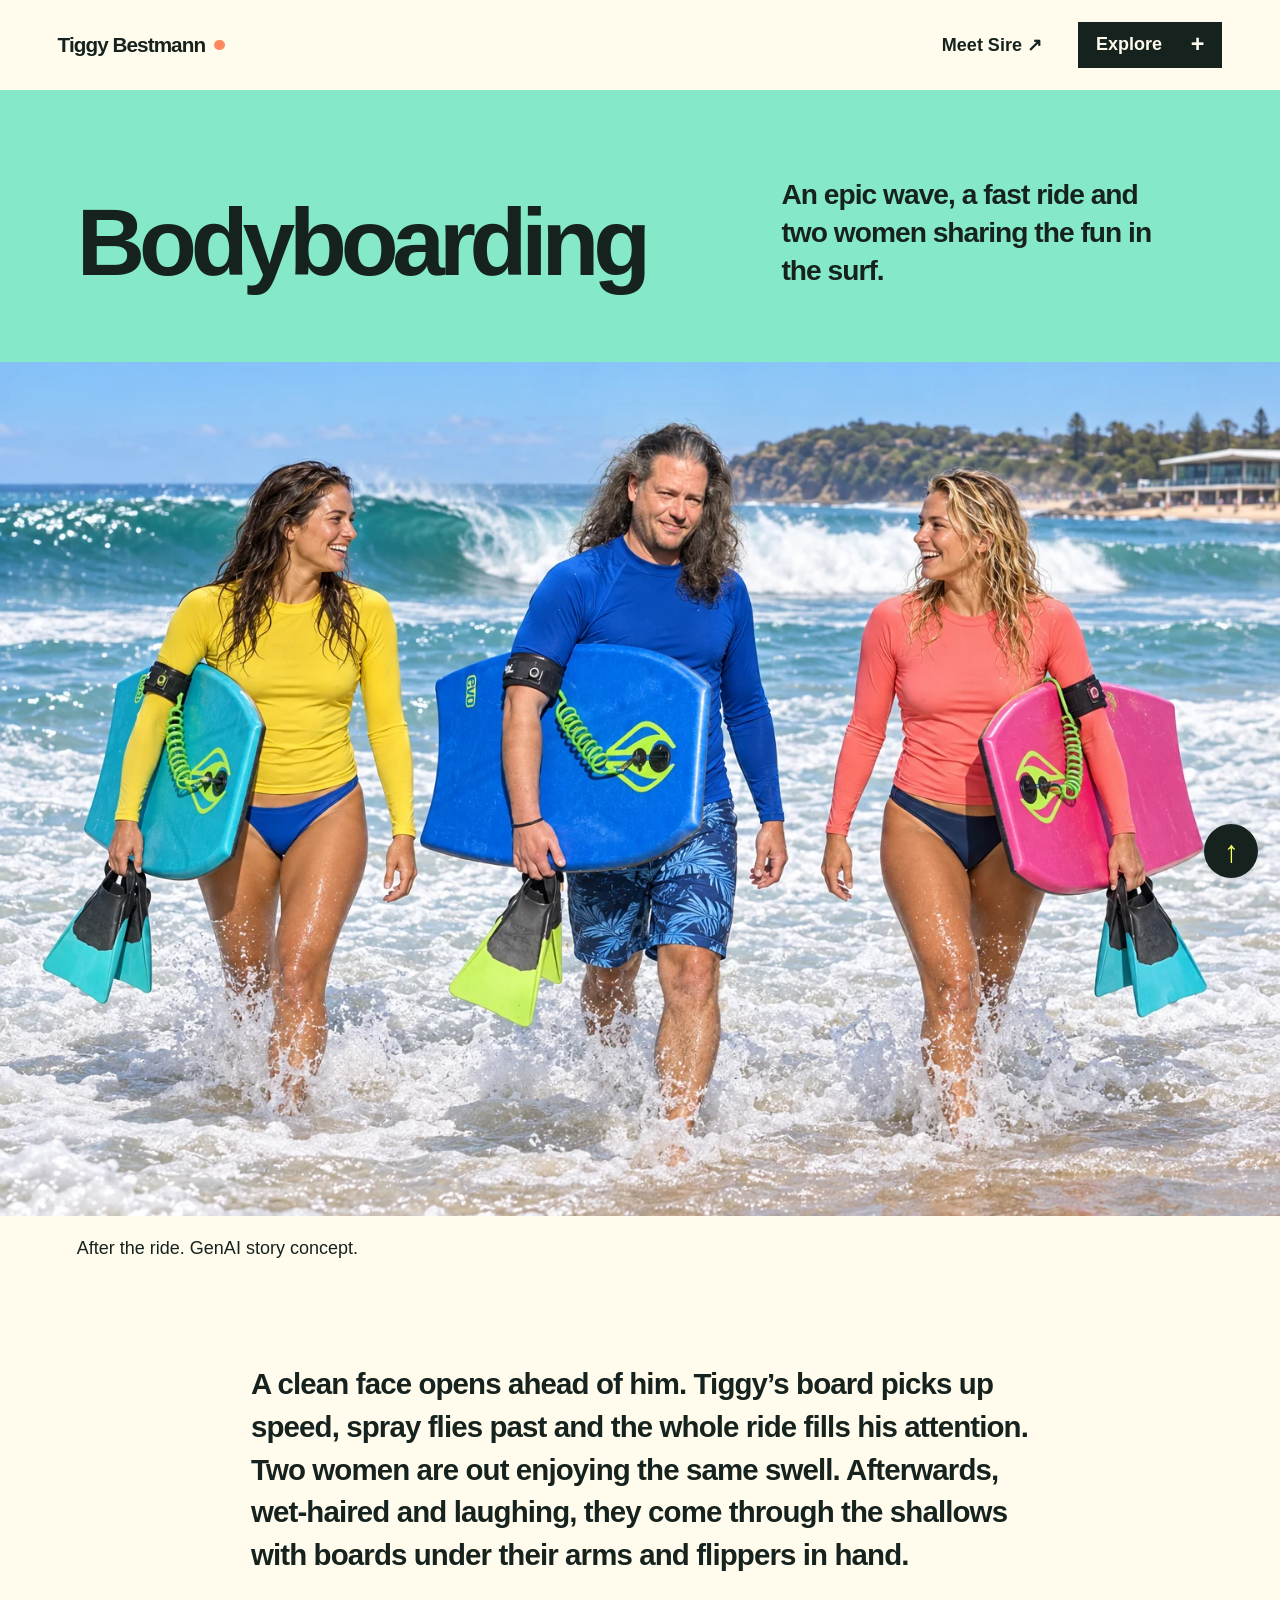
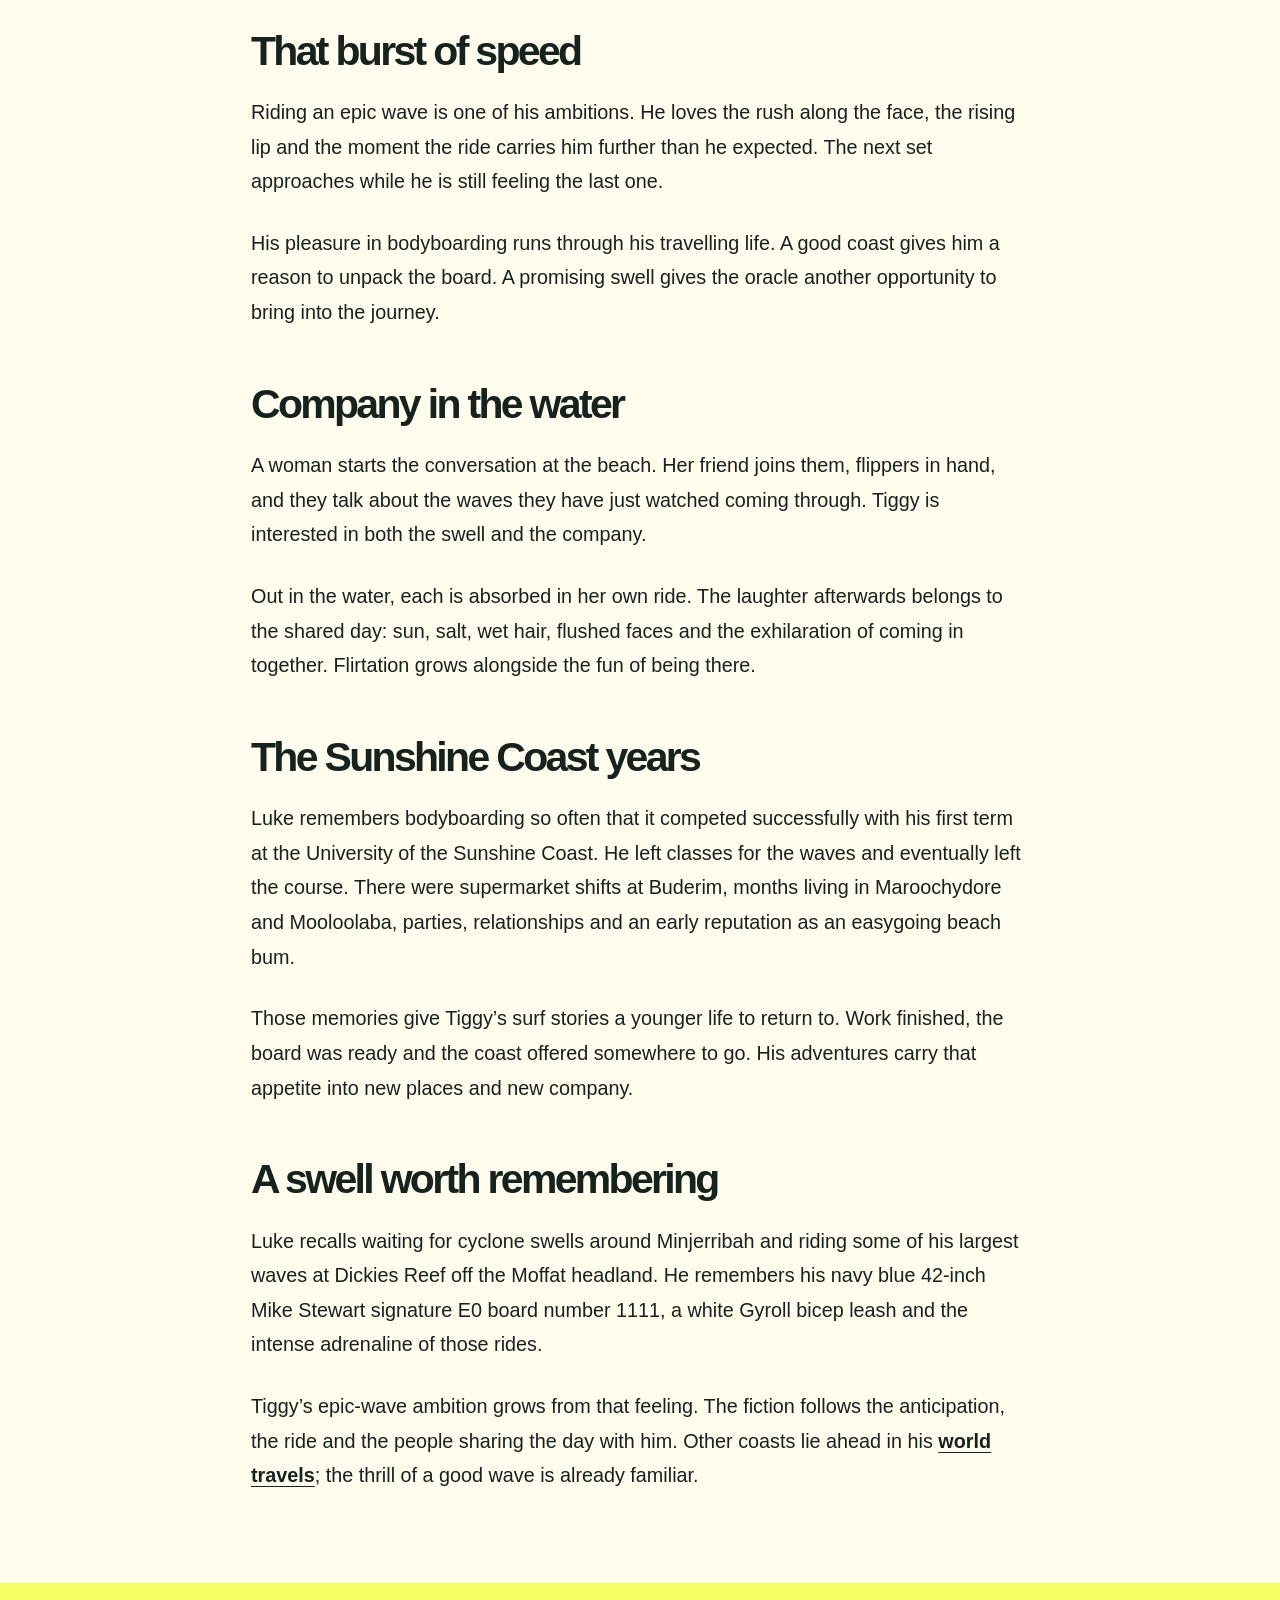
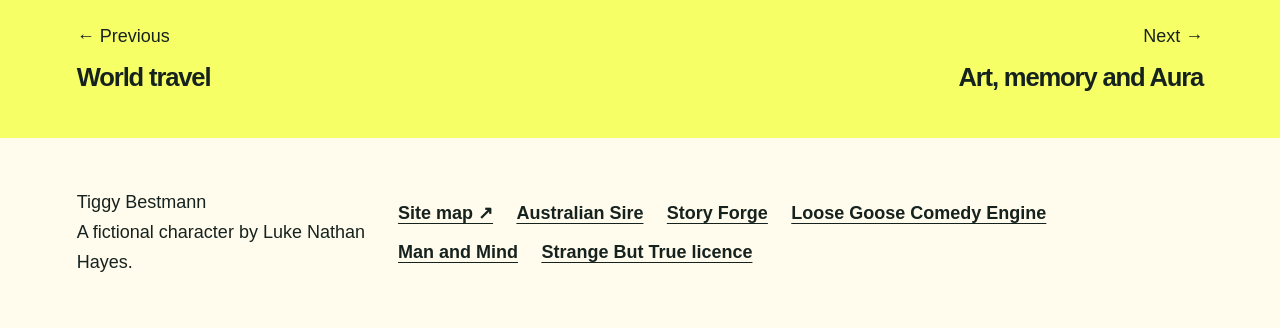
<file: water.html>
<!doctype html>
<html lang="en-AU"><head><meta charset="utf-8"><meta name="viewport" content="width=device-width,initial-scale=1"><meta name="description" content="An epic wave, a fast ride and two women sharing the fun in the surf."><meta name="theme-color" content="#f7ff67"><title>Bodyboarding | Tiggy Bestmann</title><link rel="icon" href="assets/favicon.ico"><link rel="apple-touch-icon" href="assets/icon-180.png"><link rel="stylesheet" href="assets/site.css?v=20261001-full-character-3"><script defer src="assets/site.js?v=20261001-full-character-3"></script></head>
<body id="top" class="theme-mint "><a class="skip" href="#main">Skip to content</a>
<header class="site-header"><a class="brand" href="index.html">Tiggy Bestmann<span class="brand-dot" aria-hidden="true"></span></a><div class="header-actions"><a class="partner-short" href="https://auraofintelligence.github.io/australiansire/">Meet Sire ↗</a><button class="menu-button" type="button" aria-expanded="false" aria-controls="chapter-menu">Explore <span aria-hidden="true">+</span></button></div><nav id="chapter-menu" aria-label="Chapters" hidden><a href="index.html">Tiggy Bestmann</a><a href="fool.html">The happy-go-lucky fool</a><a href="company.html">Love, desire and company</a><a href="out-about.html">World travel</a><a href="water.html" aria-current="page">Bodyboarding</a><a href="art.html">Art, memory and Aura</a><a href="music.html">Music and Glastonbury</a><a href="retreats.html">Aura retreats</a><a href="possibilities.html">Beyond Earth</a><a href="sitemap.html">Site map</a></nav></header>
<main id="main"><section class="opening"><h1>Bodyboarding</h1><p>An epic wave, a fast ride and two women sharing the fun in the surf.</p></section><figure class="hero"><img src="assets/water-photo-carry-v6.webp" alt="Long-haired Tiggy walks through shallow surf with two smiling adult women. Each carries a bodyboard under an arm and a pair of short swim flippers in the same hand. A blue-green wave peels behind them." width="1536" height="1024" fetchpriority="high"><figcaption>After the ride. GenAI story concept.</figcaption></figure>
<article class="prose" aria-label="Bodyboarding">
<p class="lead">A clean face opens ahead of him. Tiggy’s board picks up speed, spray flies past and the whole ride fills his attention. Two women are out enjoying the same swell. Afterwards, wet-haired and laughing, they come through the shallows with boards under their arms and flippers in hand.</p>
<h2>That burst of speed</h2>
<p>Riding an epic wave is one of his ambitions. He loves the rush along the face, the rising lip and the moment the ride carries him further than he expected. The next set approaches while he is still feeling the last one.</p>
<p>His pleasure in bodyboarding runs through his travelling life. A good coast gives him a reason to unpack the board. A promising swell gives the oracle another opportunity to bring into the journey.</p>
<h2>Company in the water</h2>
<p>A woman starts the conversation at the beach. Her friend joins them, flippers in hand, and they talk about the waves they have just watched coming through. Tiggy is interested in both the swell and the company.</p>
<p>Out in the water, each is absorbed in her own ride. The laughter afterwards belongs to the shared day: sun, salt, wet hair, flushed faces and the exhilaration of coming in together. Flirtation grows alongside the fun of being there.</p>
<h2>The Sunshine Coast years</h2>
<p>Luke remembers bodyboarding so often that it competed successfully with his first term at the University of the Sunshine Coast. He left classes for the waves and eventually left the course. There were supermarket shifts at Buderim, months living in Maroochydore and Mooloolaba, parties, relationships and an early reputation as an easygoing beach bum.</p>
<p>Those memories give Tiggy’s surf stories a younger life to return to. Work finished, the board was ready and the coast offered somewhere to go. His adventures carry that appetite into new places and new company.</p>
<h2>A swell worth remembering</h2>
<p>Luke recalls waiting for cyclone swells around Minjerribah and riding some of his largest waves at Dickies Reef off the Moffat headland. He remembers his navy blue 42-inch Mike Stewart signature E0 board number 1111, a white Gyroll bicep leash and the intense adrenaline of those rides.</p>
<p>Tiggy’s epic-wave ambition grows from that feeling. The fiction follows the anticipation, the ride and the people sharing the day with him. Other coasts lie ahead in his <a href="out-about.html">world travels</a>; the thrill of a good wave is already familiar.</p></article>
</main>
<nav class="page-turn" aria-label="Previous and next pages"><a rel="prev" href="out-about.html"><span>← Previous</span><strong>World travel</strong></a><a rel="next" href="art.html"><span>Next →</span><strong>Art, memory and Aura</strong></a></nav>
<footer><p>Tiggy Bestmann<br>A fictional character by Luke Nathan Hayes.</p><nav class="footer-links" aria-label="Related sites and licence"><a href="sitemap.html">Site map ↗</a><a href="https://auraofintelligence.github.io/australiansire/">Australian Sire</a><a href="https://auraofintelligence.github.io/australian-sire-story-forge/">Story Forge</a><a href="https://auraofintelligence.github.io/loose-goose-comedy-engine/">Loose Goose Comedy Engine</a><a href="https://auraofintelligence.github.io/luke-nathan-hayes-man-and-mind/">Man and Mind</a><a href="https://github.com/auraofintelligence/tiggy-bestmann/blob/main/LICENCE.md">Strange But True licence</a></nav></footer><a class="to-top" href="#top" aria-label="Back to top">↑</a></body></html>
</file>
<file: assets/site.css>
:root{--ink:#16221e;--paper:#fffbed;--lemon:#f7ff67;--orange:#ff895f;--blue:#2344dc;--mint:#84e8c9;--accent:var(--lemon);font-family:Arial,Helvetica,sans-serif;color:var(--ink);background:var(--paper);font-size:18px}*{box-sizing:border-box}html{scroll-behavior:smooth;scroll-padding-top:6rem}body{margin:0}body.theme-orange{--accent:var(--orange)}body.theme-blue{--accent:var(--blue)}body.theme-mint{--accent:var(--mint)}a{color:inherit;text-underline-offset:.2em;text-decoration-thickness:.07em}button{font:inherit;color:inherit;cursor:pointer}a:focus-visible,button:focus-visible{outline:3px solid currentColor;outline-offset:5px}.skip{position:fixed;top:-8rem;left:1rem;z-index:100;background:var(--ink);color:white;padding:1rem}.skip:focus{top:1rem}.site-header{position:relative;z-index:30;display:flex;align-items:center;justify-content:space-between;gap:1rem;padding:1.2rem 4.5%;background:var(--paper)}.brand{display:flex;align-items:center;gap:.5rem;font-size:1.15rem;font-weight:900;letter-spacing:-.045em;text-decoration:none;white-space:nowrap}.brand-dot{display:inline-block;background:var(--orange);width:.58rem;height:.58rem;border-radius:50%}.header-actions{display:flex;align-items:center;gap:2rem}.partner-short{font-size:1rem;text-decoration:none;font-weight:700}.menu-button{display:flex;gap:1.6rem;align-items:center;border:0;background:var(--ink);color:var(--paper);min-height:46px;padding:.65rem 1rem;font-weight:700}.menu-button span{font-size:1.3em;line-height:1}#chapter-menu{position:absolute;right:4.5%;top:calc(100% - .3rem);background:var(--ink);color:var(--paper);width:min(32rem,91vw);padding:1rem;box-shadow:0 15px 35px #16221e26;max-height:calc(100dvh - 6rem);overflow:auto}#chapter-menu:not([hidden]){display:grid;grid-template-columns:1fr 1fr;gap:.3rem}#chapter-menu a{display:flex;align-items:center;min-height:48px;padding:.7rem;text-decoration:none}#chapter-menu a:hover,#chapter-menu a[aria-current]{background:var(--lemon);color:var(--ink)}.opening{background:var(--accent);padding:4.8rem 6% 4rem;display:grid;grid-template-columns:minmax(0,1.5fr) minmax(0,1fr);gap:4rem;align-items:end}.theme-blue .opening{color:var(--paper)}h1,h2,h3{font-family:'Arial Black',Arial,Helvetica,sans-serif;font-weight:900;letter-spacing:-.065em;line-height:1.02;margin:0;text-wrap:balance}h1{font-size:clamp(3.7rem,7.4vw,7.1rem);max-width:12ch}.home h1{font-size:clamp(4.5rem,9.2vw,9rem);max-width:9ch}.opening p{margin:0;font-size:clamp(1.35rem,2.2vw,2.1rem);line-height:1.35;max-width:26ch;font-weight:600;letter-spacing:-.035em}.hero{margin:0}.hero img{width:100%;height:auto;display:block;aspect-ratio:3/2;object-fit:contain;background:var(--accent)}figcaption{font-size:1rem;line-height:1.5;padding:1.1rem 6%;background:var(--paper)}.prose{max-width:850px;padding:4.5rem 2rem 5rem;margin:auto;font-size:1.1rem;line-height:1.75}.prose p{margin:0 0 1.5rem}.prose .lead{font-size:clamp(1.5rem,2.3vw,2rem);line-height:1.45;letter-spacing:-.03em;font-weight:700;margin-bottom:2rem}.prose h2{font-size:clamp(2rem,3.2vw,3rem);margin:3rem 0 1.25rem}.prose p:last-child{margin-bottom:0}.prose a{font-weight:700}.big-line{font-size:clamp(2.1rem,4vw,3.8rem);font-weight:900;letter-spacing:-.06em;line-height:1.1;margin-top:3rem!important}.play-panel{background:var(--orange);display:flex;align-items:center;justify-content:space-between;gap:3rem;padding:4rem 6%}.play-panel>div{max-width:900px}.play-panel h2{font-size:clamp(2.5rem,4.5vw,4.4rem)}.play-panel p{line-height:1.6}.mood-buttons{display:flex;gap:.6rem;flex-wrap:wrap;margin:1.8rem 0}.mood-buttons button{padding:.85rem 1rem;min-height:48px;border:2px solid var(--ink);background:transparent;font-weight:700}.mood-buttons button[aria-pressed=true]{background:var(--ink);color:var(--paper)}.play-result{min-height:9rem;max-width:720px}.play-result h3{font-size:1.6rem;letter-spacing:-.045em}.play-result p{margin-bottom:0}.round-link{display:grid;place-content:center;flex-shrink:0;width:6rem;height:6rem;border-radius:50%;background:var(--lemon);color:var(--ink);font-size:4rem;text-decoration:none;transition:transform .2s}.round-link:hover{transform:rotate(12deg)}.page-turn{display:grid;grid-template-columns:1fr 1fr;background:var(--lemon)}.page-turn a{display:flex;flex-direction:column;gap:.8rem;text-decoration:none;padding:2.4rem 12%;min-height:155px}.page-turn a:hover{background:var(--mint)}.page-turn a:last-child{text-align:right}.page-turn span{font-size:1rem}.page-turn strong{font-size:clamp(1.3rem,2vw,2rem);letter-spacing:-.045em;line-height:1.2}footer{display:flex;align-items:center;justify-content:space-between;gap:1.5rem;padding:2.8rem 6%;padding-right:7rem;font-size:1rem;line-height:1.65}footer p{margin:0}footer>a{white-space:nowrap;font-weight:700}.to-top{position:fixed;bottom:1.2rem;right:1.2rem;z-index:25;display:grid;place-content:center;width:3rem;height:3rem;background:var(--ink);color:var(--lemon);border-radius:50%;text-decoration:none;font-size:1.7rem;box-shadow:0 3px 10px #0002}.chapter-index{padding:0 6% 5rem;max-width:1200px;margin:auto}.chapter-index>a{display:flex;align-items:center;justify-content:space-between;gap:1rem;padding:1.1rem 1.3rem;background:var(--lemon);font-size:clamp(1.25rem,2vw,1.9rem);font-weight:800;text-decoration:none;letter-spacing:-.04em;margin:.5rem 0;min-height:65px}.chapter-index>a:nth-child(3n+2){background:var(--mint)}.chapter-index>a:nth-child(3n){background:var(--orange)}.chapter-index>a:hover{padding-left:1.7rem}
@media(max-width:760px){:root{font-size:17px}.site-header{padding:1rem 5%;gap:.5rem}.brand{font-size:1.1rem}.partner-short{display:none}.menu-button{gap:.65rem;font-size:1rem;padding:.65rem .8rem}#chapter-menu{right:5%;width:90vw;padding:.7rem;max-height:calc(100dvh - 6rem)}#chapter-menu:not([hidden]){grid-template-columns:1fr}.opening{grid-template-columns:minmax(0,1fr);padding:3rem 6% 2.8rem;gap:1.7rem}h1{font-size:clamp(2.2rem,12vw,5.8rem)}.home h1{font-size:clamp(2.8rem,15vw,6.6rem)}.opening p{font-size:1.5rem;max-width:28ch}figcaption{font-size:1rem}.prose{padding:2.8rem 6% 3.5rem;font-size:1.06rem;line-height:1.75}.prose h2{margin-top:2.5rem}.play-panel{padding:3rem 6%;display:block}.play-result{min-height:12rem}.round-link{margin-top:1.7rem;width:4.5rem;height:4.5rem;font-size:3rem}.page-turn a{padding:1.7rem 10%;min-height:160px}.page-turn strong{font-size:1.25rem}footer{display:block;padding:2rem 6% 5rem}footer>a{display:inline-block;margin-top:1.2rem}.to-top{width:2.8rem;height:2.8rem;bottom:1rem;right:1rem}}
@media(prefers-reduced-motion:reduce){html{scroll-behavior:auto}*,*::before,*::after{animation:none!important;transition:none!important}}
.footer-links{display:flex;flex-wrap:wrap;gap:.7rem 1.3rem;max-width:42rem;line-height:1.5}
.footer-links a{font-weight:700}
.chapter-copy strong{display:block;font-weight:900}
.chapter-copy>span{display:block;margin-top:.5rem;font-size:1rem;font-weight:400;line-height:1.5;letter-spacing:normal}
.feature-copy{max-width:850px;margin:auto;padding:0 2rem 2.5rem;font-size:1.1rem;line-height:1.75}
.feature-copy h2{font-size:clamp(2rem,3.2vw,3rem);margin:0 0 1.25rem}
.feature-copy p{margin:0 0 1.5rem}
.feature-copy p:last-child{margin-bottom:0}
.feature-copy a{font-weight:700}
@media(max-width:760px){.feature-copy{padding:0 6% 2.5rem;font-size:1.06rem}}
@media(max-width:760px){.footer-links{margin-top:1.2rem}}
</file>
